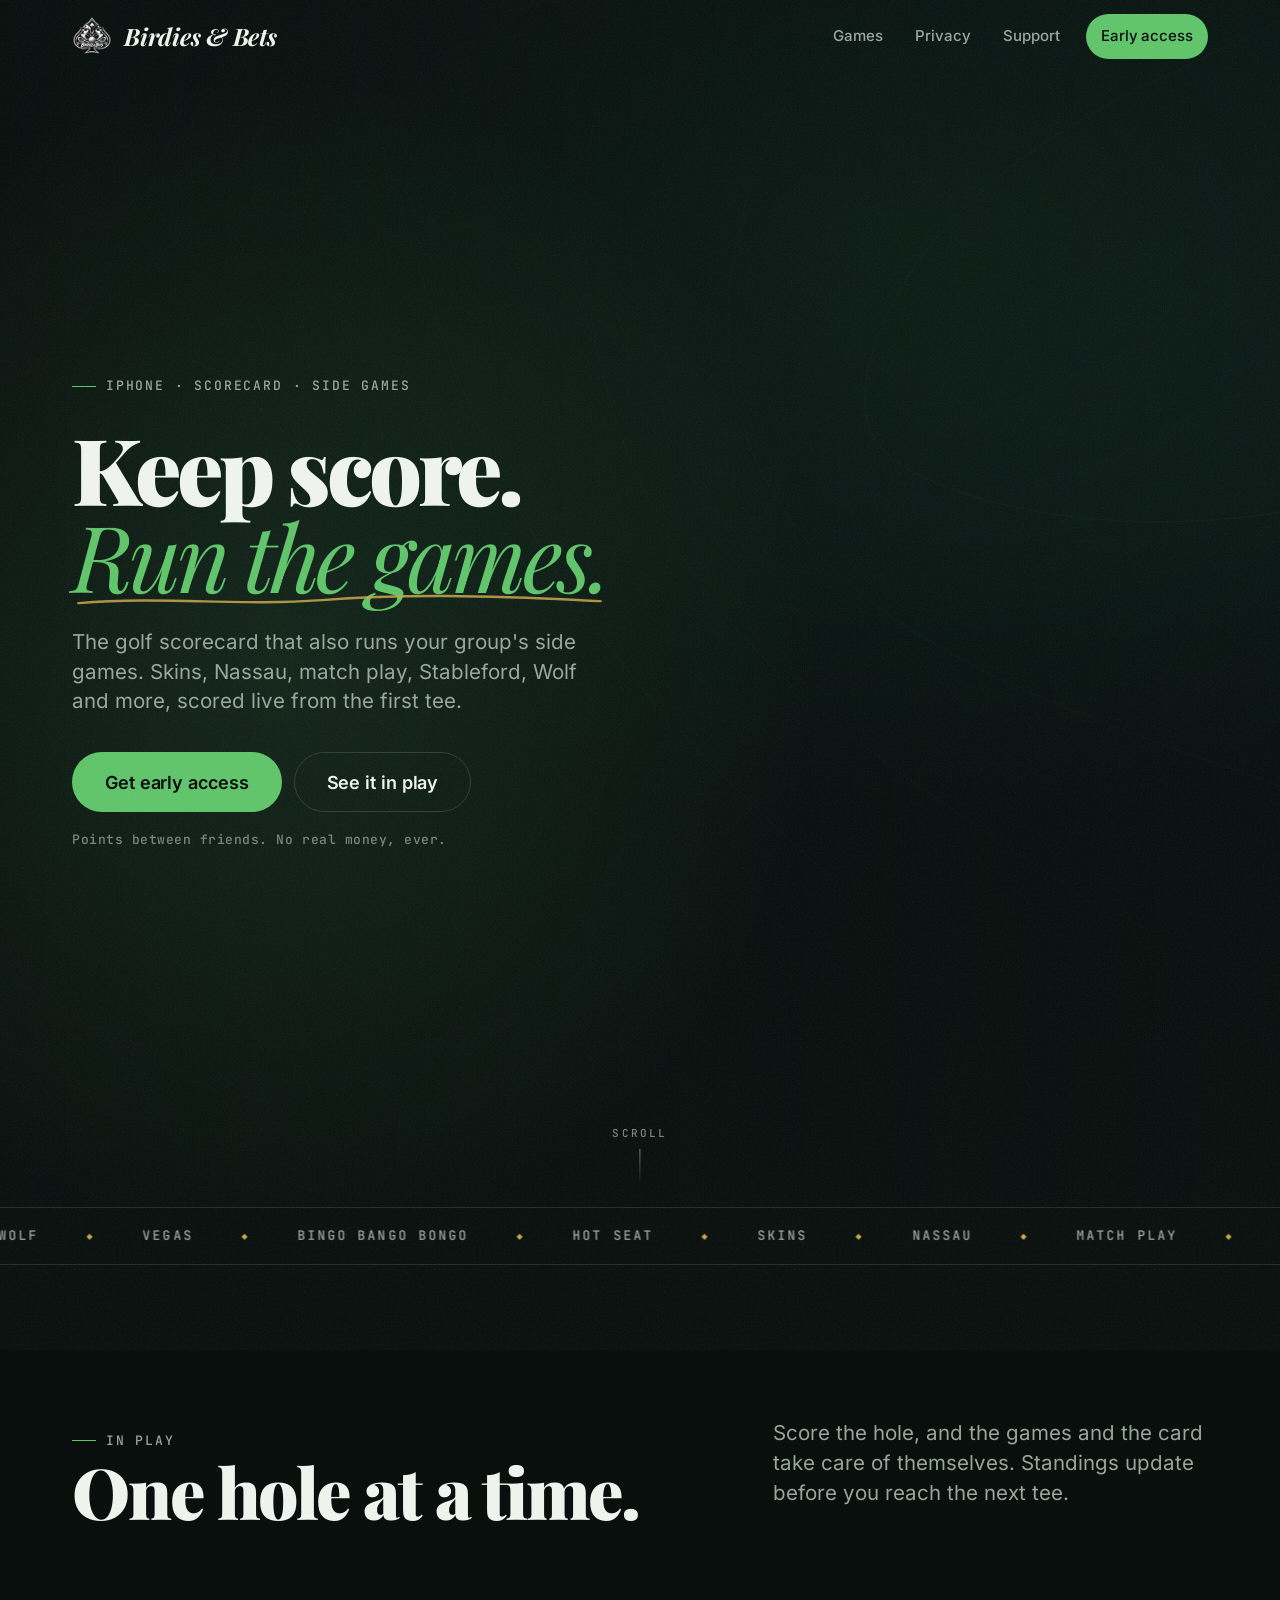
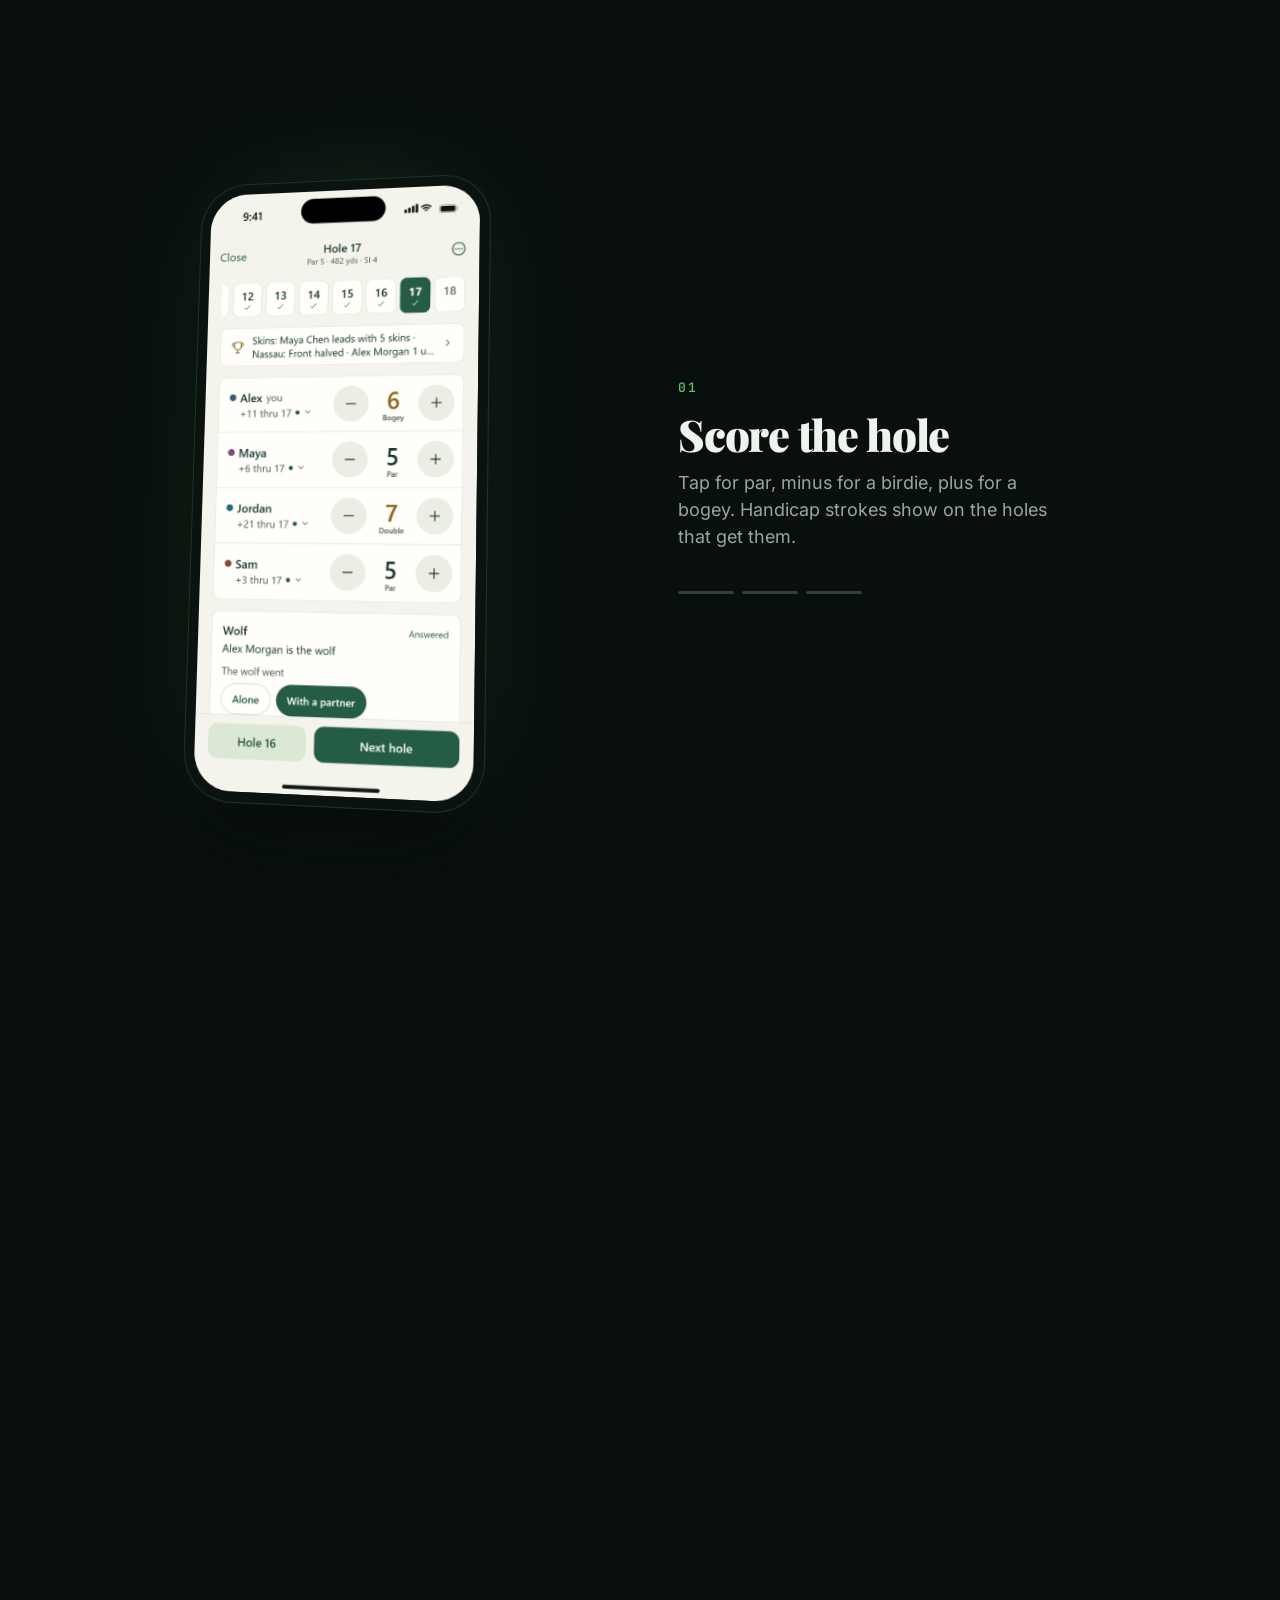
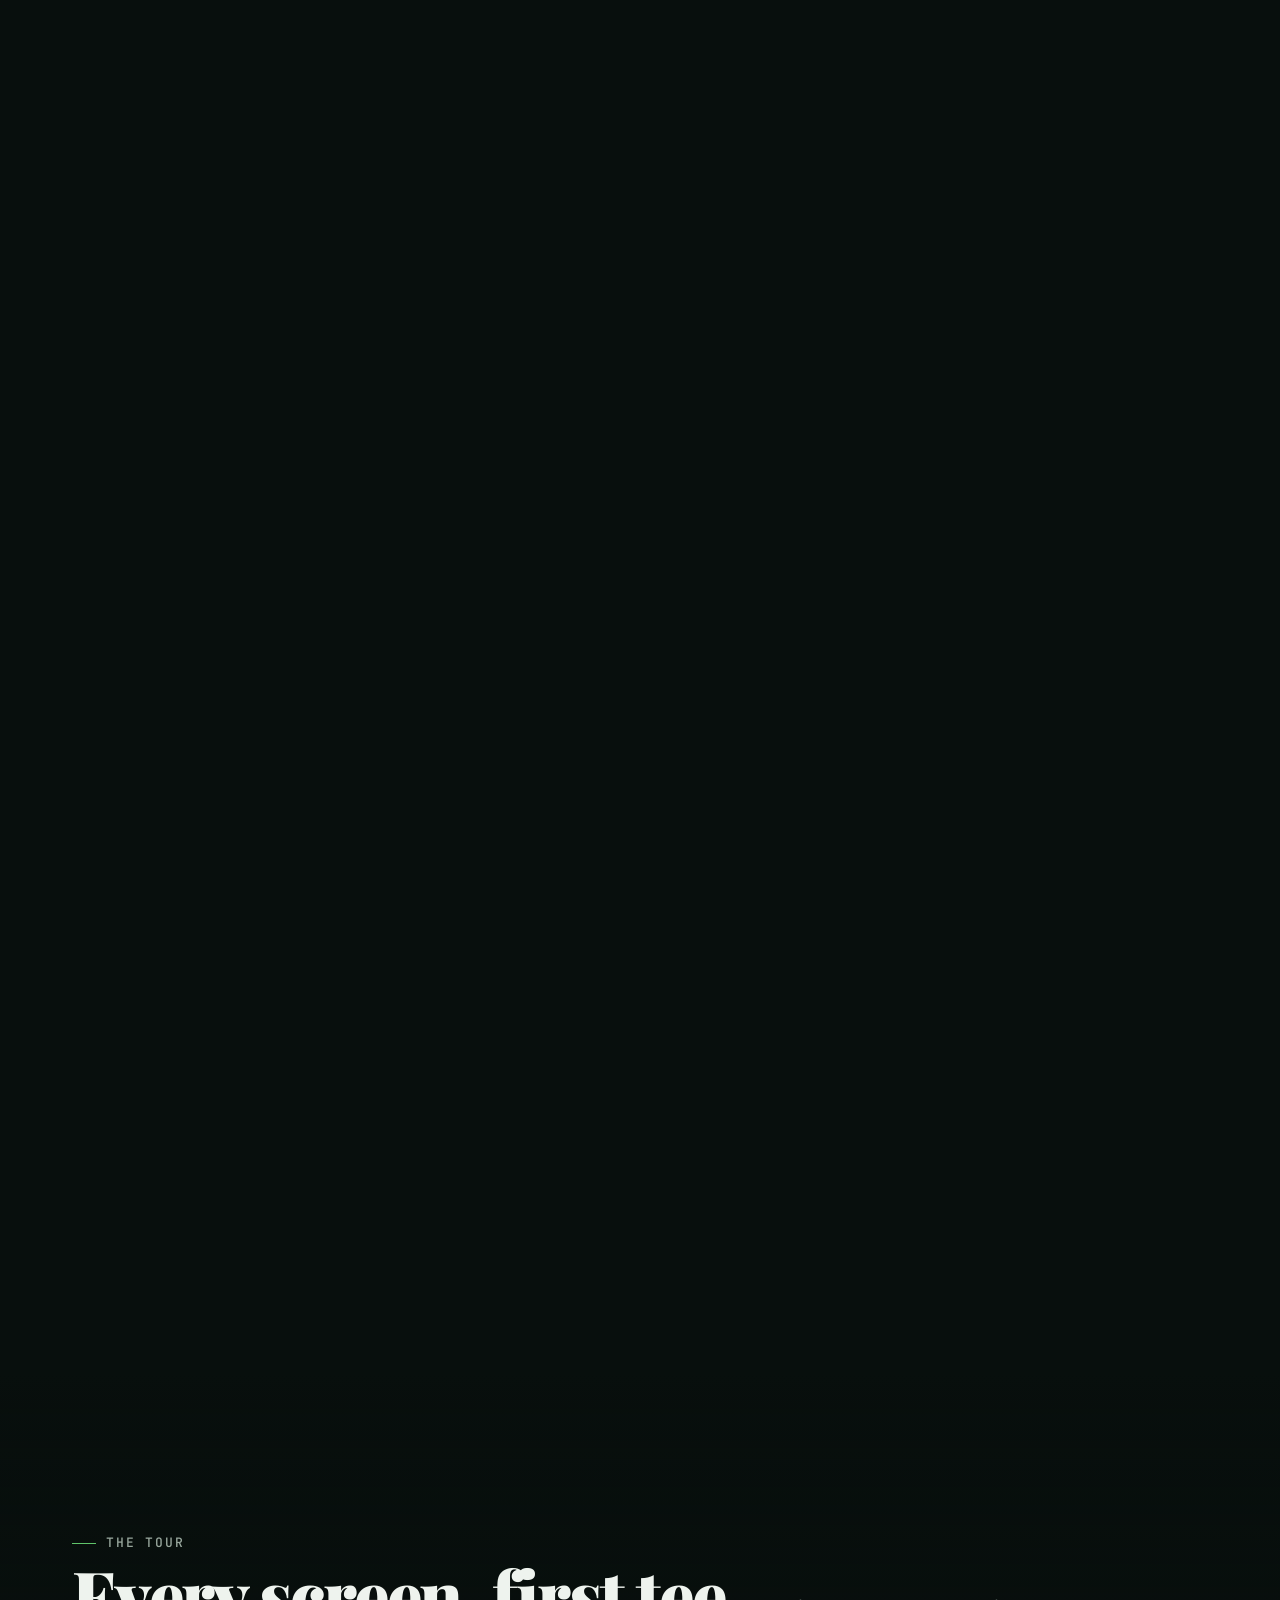
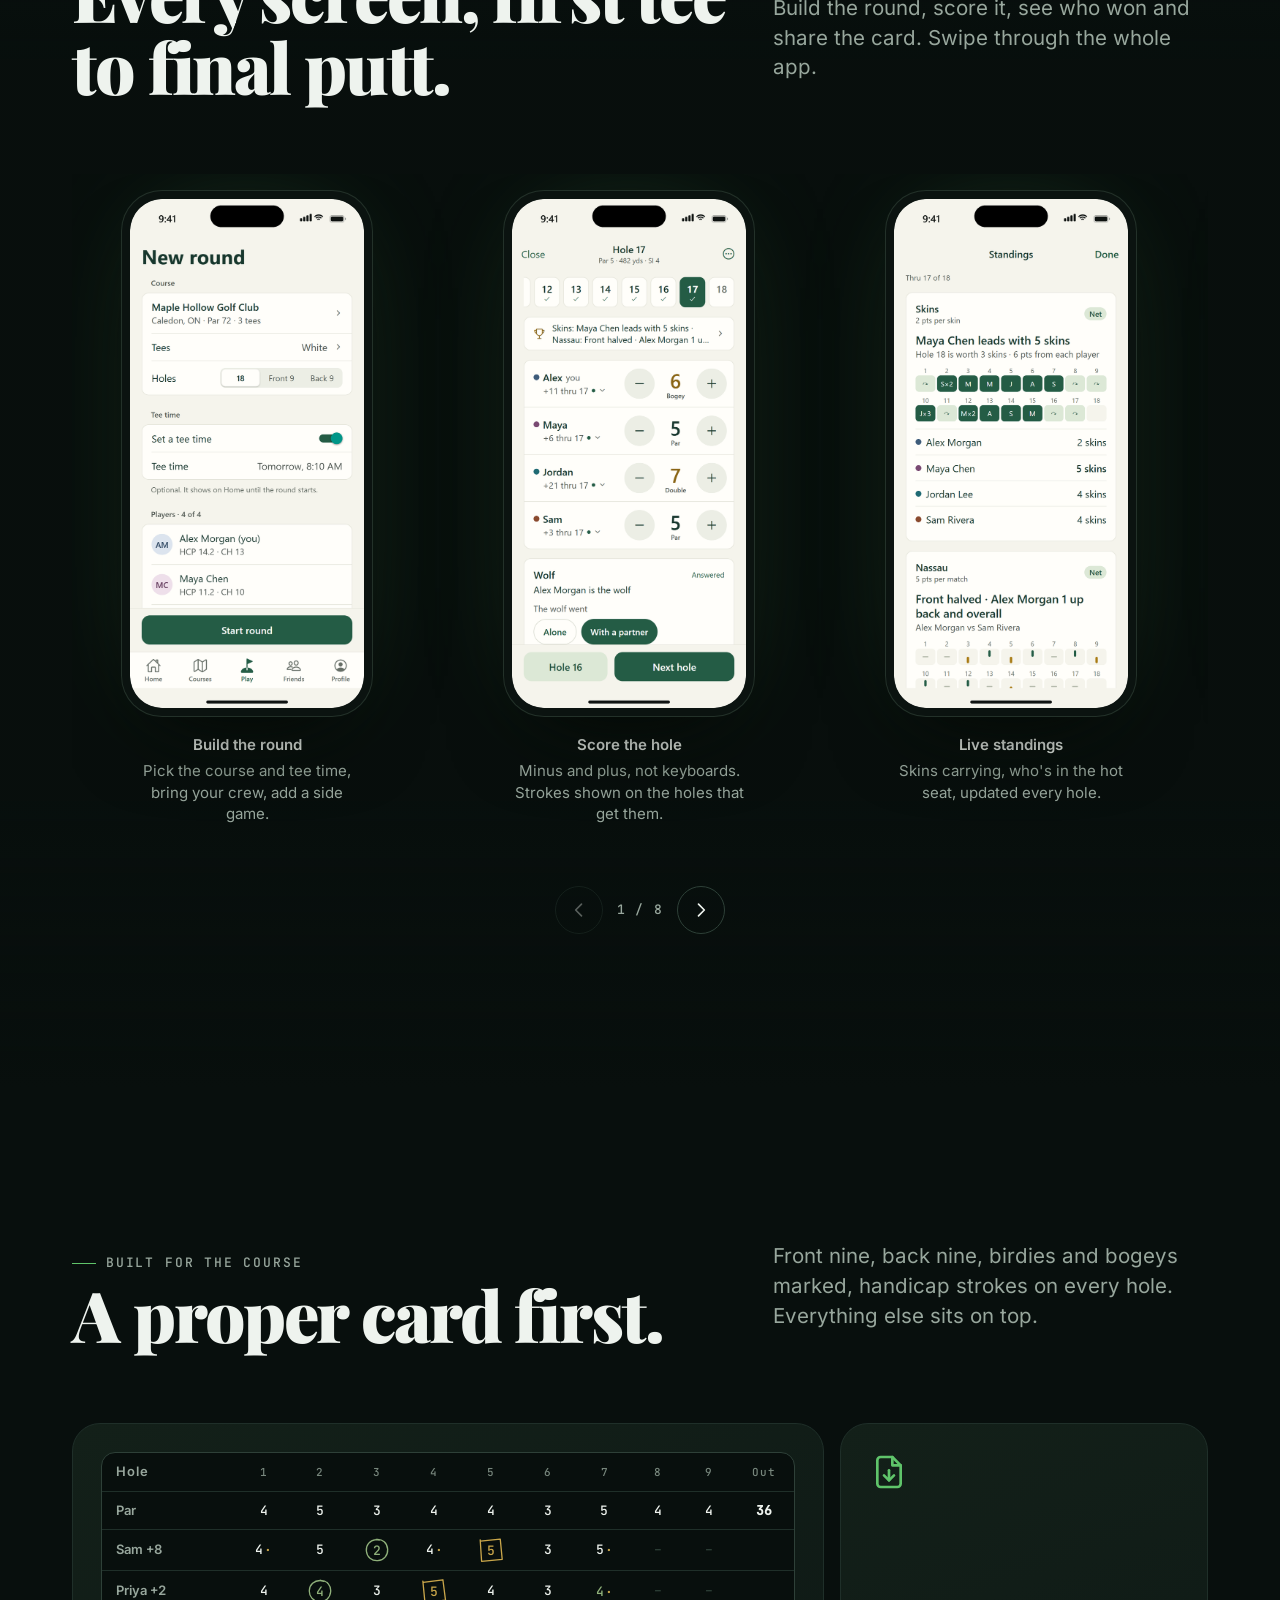
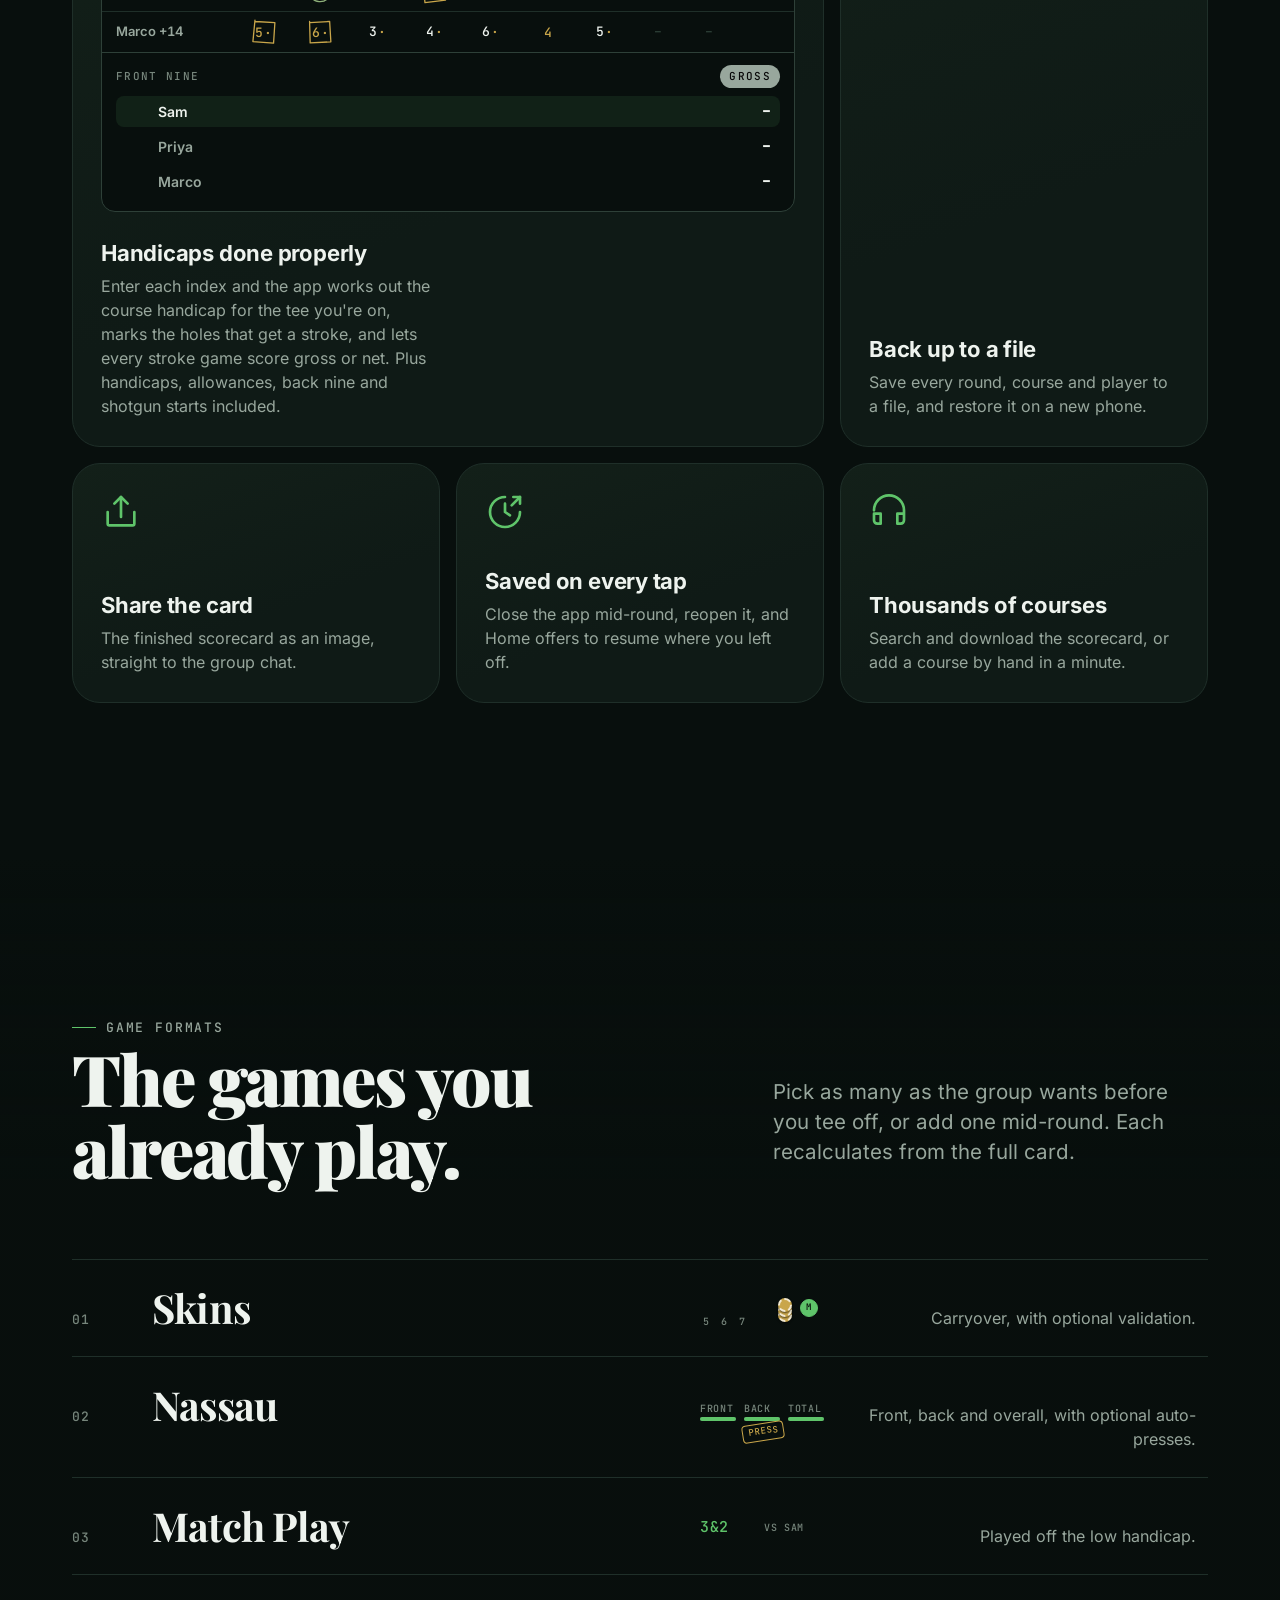
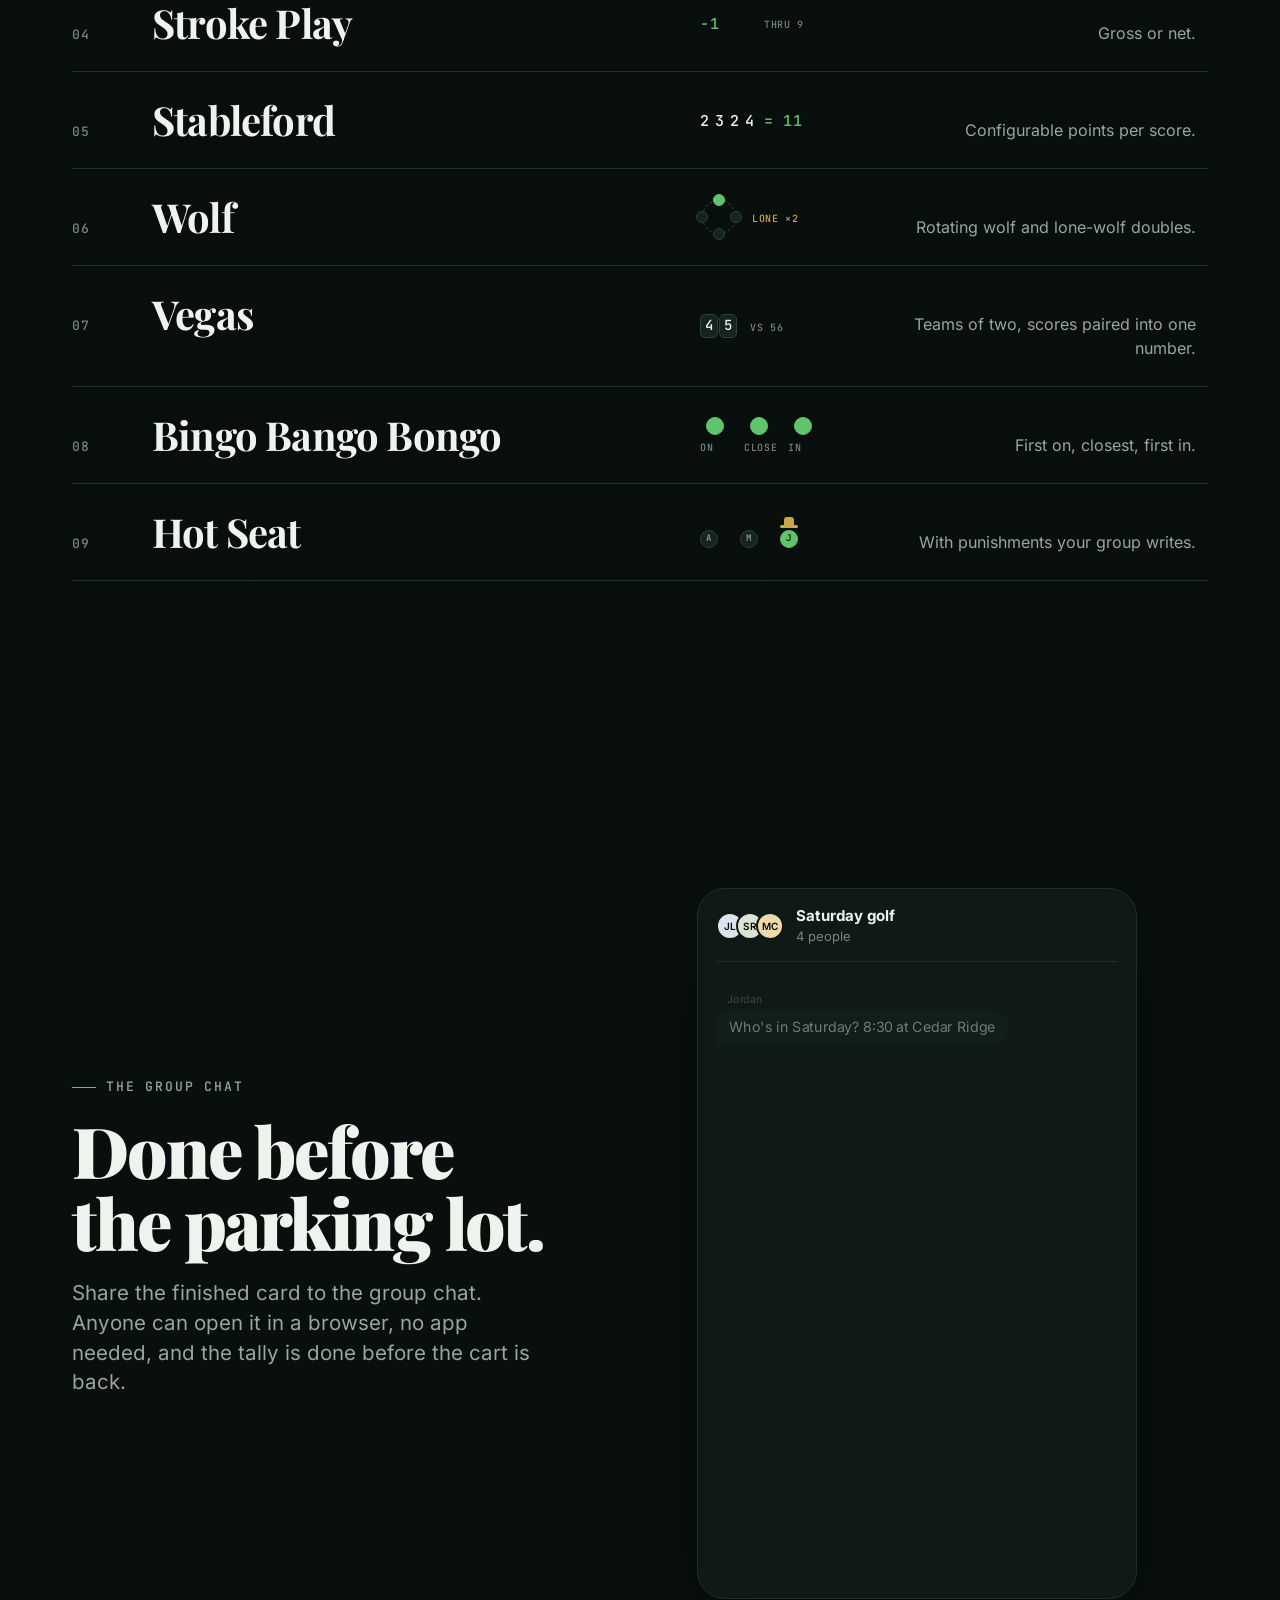
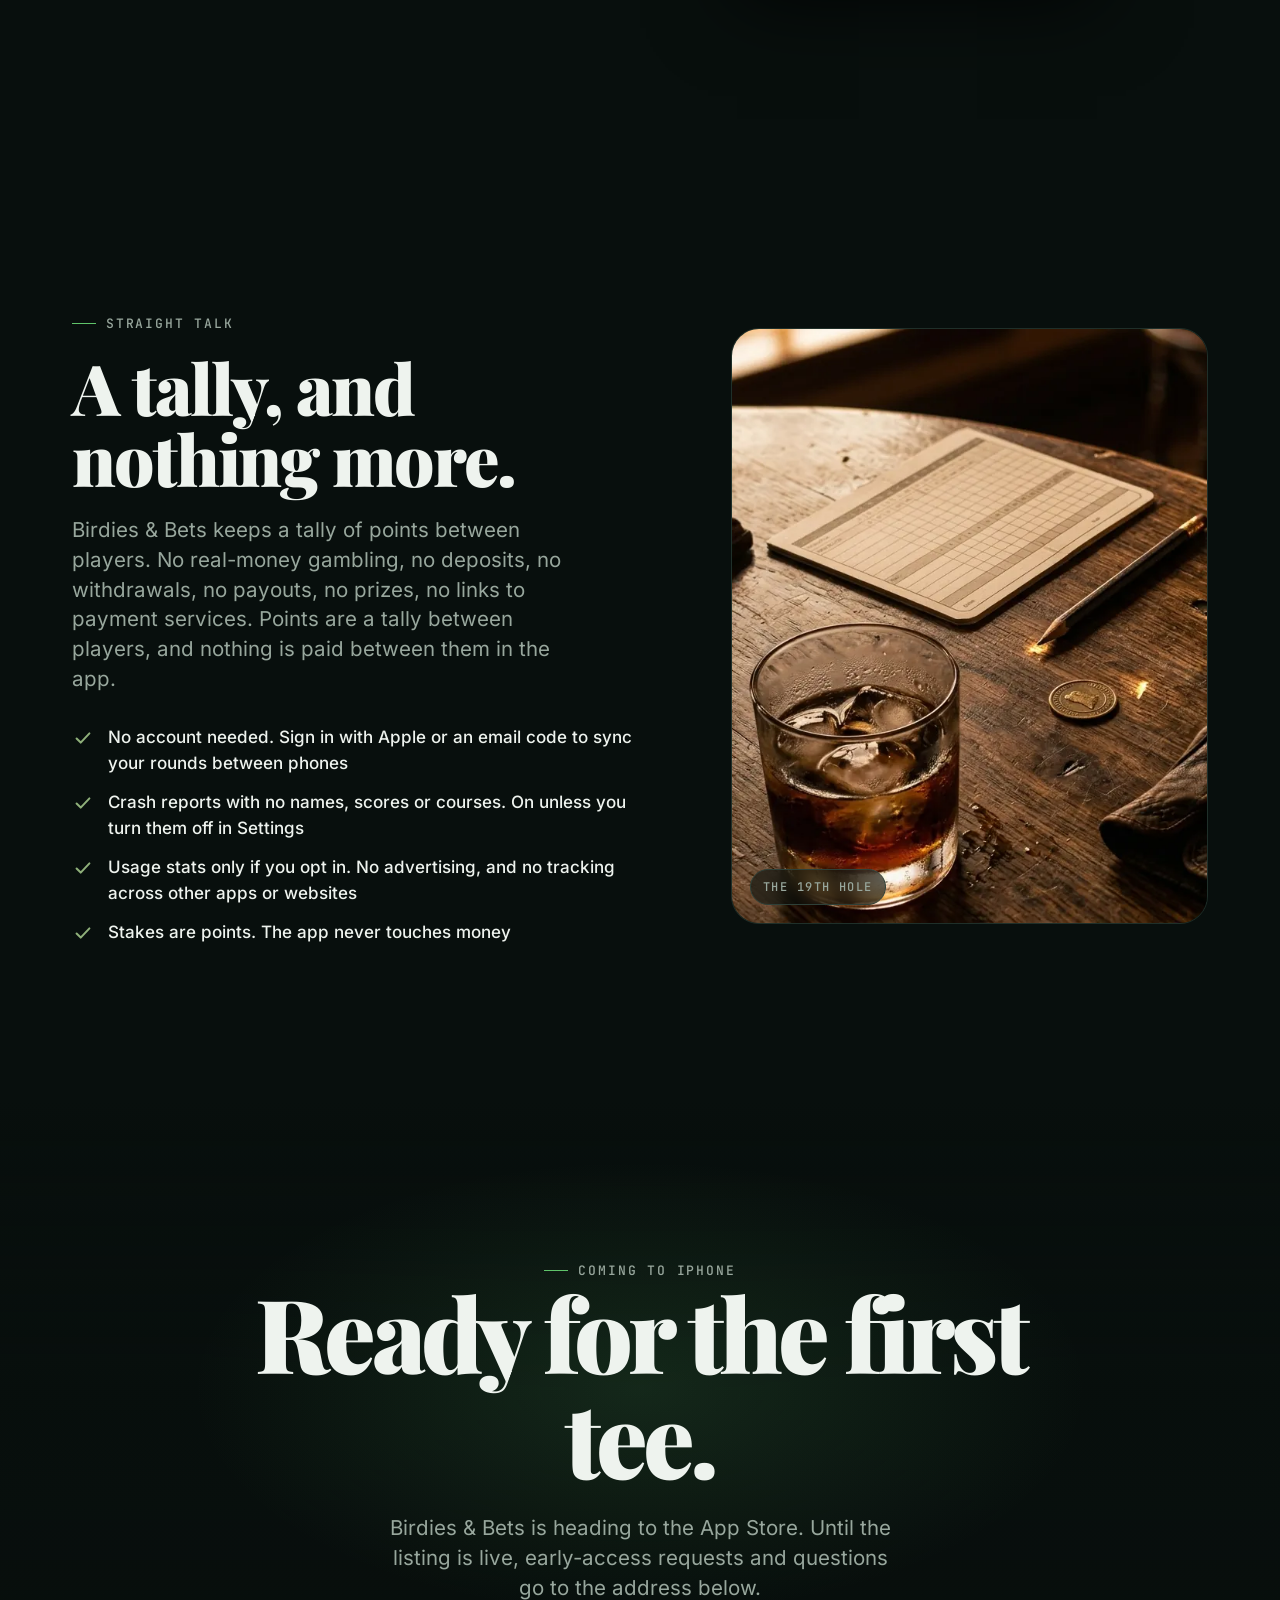
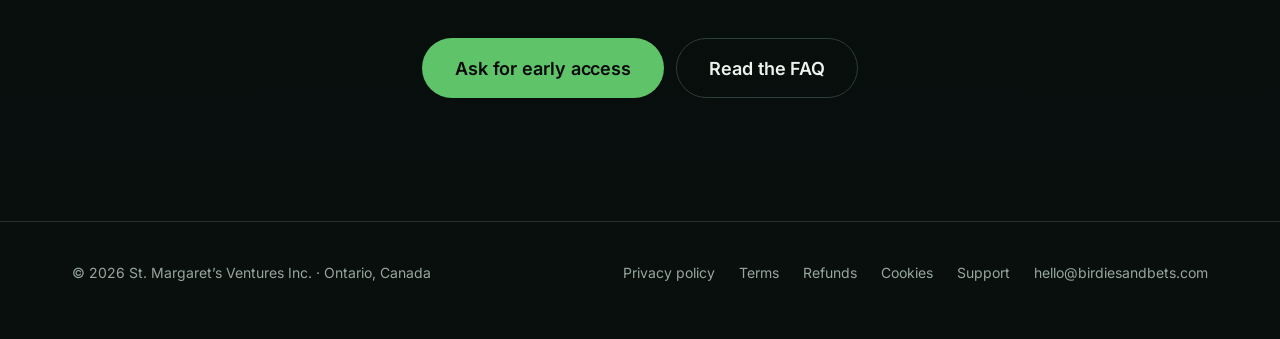
<file: index.html>
<!doctype html>
<html lang="en" class="no-js">
<head>
<meta charset="utf-8">
<meta name="viewport" content="width=device-width, initial-scale=1">
<meta http-equiv="Content-Security-Policy" content="default-src 'self'; script-src 'self' 'sha256-hM4Jj1PuevU8w85vm0sgBZ5RWbbaTIfgZVZIgbHVAqM='; style-src 'self' 'unsafe-inline'; font-src 'self'; img-src 'self' data:; connect-src 'self'; object-src 'none'; base-uri 'self'; form-action 'none'; upgrade-insecure-requests">
<meta name="referrer" content="strict-origin-when-cross-origin">
<title>Birdies &amp; Bets: Golf Scorecard</title>
<meta name="description" content="The golf scorecard that also runs your group's games. Skins, Nassau, match play, Stableford, Wolf and more, scored live from hole 1. For iPhone.">
<meta name="theme-color" content="#080F0D">
<meta property="og:title" content="Birdies &amp; Bets: Golf Scorecard">
<meta property="og:description" content="Keep score. Run the games. The golf scorecard that also runs your group's side games.">
<meta property="og:image" content="https://www.birdiesandbets.com/assets/img/og.png?v=2">
<meta property="og:image:alt" content="Birdies &amp; Bets logo, a spade with two birds and a golf ball, beside the words Birdies &amp; Bets and The scorecard that runs the games.">
<meta property="og:type" content="website">
<meta property="og:url" content="https://www.birdiesandbets.com/">
<link rel="canonical" href="https://www.birdiesandbets.com/">
<link rel="icon" href="assets/img/favicon.png?v=6" type="image/png" sizes="64x64">
<link rel="apple-touch-icon" href="assets/img/apple-touch-icon.png?v=5">
<link rel="stylesheet" href="assets/css/site.css?v=8">
<script>document.documentElement.classList.remove('no-js');if(!matchMedia('(prefers-reduced-motion: reduce)').matches)document.documentElement.classList.add('js-motion');</script>
</head>
<body>
<a class="skip" href="#main">Skip to content</a>

<header class="site-header" id="site-header">
  <div class="wrap">
    <a class="brand" href="./" aria-label="Birdies &amp; Bets home">
      <img src="assets/img/logo-96.png?v=3" width="40" height="40" alt="" decoding="async">
      Birdies &amp; Bets
    </a>
    <nav class="nav" aria-label="Site">
      <a href="#games">Games</a>
      <a href="privacy.html">Privacy</a>
      <a href="support.html">Support</a>
      <!-- TODO: point at the App Store listing once it is live. -->
      <a class="btn btn-primary" href="#download">Early access</a>
    </nav>
  </div>
  <div class="putt" id="putt" aria-hidden="true">
    <div class="putt-line"><span class="putt-fill"></span><span class="putt-ball"></span></div>
    <span class="putt-cup"><span class="putt-flag"><i></i></span></span>
  </div>
</header>

<main id="main">

  <section class="hero" id="hero" aria-labelledby="hero-title">
    <div class="hero-media" aria-hidden="true">
      <div class="poster"></div>
      <picture class="hero-photo"><source media="(max-width: 700px)" srcset="assets/img/hero-bg-sm.webp" type="image/webp"><source srcset="assets/img/hero-bg.webp" type="image/webp"><img src="assets/img/hero-bg.jpg" width="1408" height="768" alt="A golfer holding a club looks out over a misty course at dawn, autumn trees beyond." fetchpriority="high" decoding="async"></picture>
      <canvas id="hero-canvas" aria-hidden="true"></canvas>
    </div>
    <div class="hero-scrim" aria-hidden="true"></div>
    <div class="tracer" id="tracer" aria-hidden="true">
      <svg>
        <defs><filter id="tracer-blur" x="-20%" y="-20%" width="140%" height="140%"><feGaussianBlur stdDeviation="6"/></filter></defs>
        <path class="tracer-glow" pathLength="1" filter="url(#tracer-blur)"/>
        <path class="tracer-line" pathLength="1"/>
        <circle class="tracer-ball" r="5"/>
      </svg>
      <span class="tracer-chip">Birdie</span>
    </div>

    <div class="wrap">
      <div class="hero-copy">
        <span class="eyebrow">iPhone · Scorecard · Side games</span>
        <h1 id="hero-title" data-split>
          <span class="line">Keep score.</span>
          <span class="line line-scribble"><em>Run the games.</em><svg class="scribble" viewBox="0 0 300 20" preserveAspectRatio="none" aria-hidden="true"><path pathLength="1" d="M4 13 C 50 6, 95 16, 140 10 S 230 5, 296 11"/></svg></span>
        </h1>
        <p class="lede">The golf scorecard that also runs your group's side games. Skins, Nassau, match play, Stableford, Wolf and more, scored live from the first tee.</p>
        <div class="hero-actions">
          <!-- TODO: App Store URL -->
          <a class="btn btn-primary btn-lg" href="#download">
            Get early access
          </a>
          <a class="btn btn-ghost btn-lg" href="#shots">See it in play</a>
        </div>
        <p class="hero-note">Points between friends. No real money, ever.</p>
      </div>
      <div class="hero-device">
        <div class="phone" id="hero-phone">
          <img src="assets/img/01-home.png" width="640" height="1391" alt="Birdies &amp; Bets home screen: the round in progress at Heronmere Golf Club on hole 17 with Resume round, this year’s rounds, average, best and points, and recent rounds." fetchpriority="high">
        </div>
      </div>
    </div>

    <div class="scroll-cue" aria-hidden="true">Scroll</div>
  </section>

  <div class="marquee" aria-hidden="true">
    <div class="marquee-track">
      <span>Skins</span><span>Nassau</span><span>Match Play</span><span>Stroke Play</span><span>Stableford</span><span>Wolf</span><span>Vegas</span><span>Bingo Bango Bongo</span><span>Hot Seat</span>
      <span aria-hidden="true">Skins</span><span aria-hidden="true">Nassau</span><span aria-hidden="true">Match Play</span><span aria-hidden="true">Stroke Play</span><span aria-hidden="true">Stableford</span><span aria-hidden="true">Wolf</span><span aria-hidden="true">Vegas</span><span aria-hidden="true">Bingo Bango Bongo</span><span aria-hidden="true">Hot Seat</span>
    </div>
  </div>

  <section id="story" class="story" aria-labelledby="story-title">
    <div class="wrap">
      <div class="section-head reveal">
        <div>
          <span class="eyebrow">In play</span>
          <h2 id="story-title">One hole at a time.</h2>
        </div>
        <p class="lede">Score the hole, and the games and the card take care of themselves. Standings update before you reach the next tee.</p>
      </div>
    </div>
    <div class="story-pin" id="story-pin">
      <div class="wrap story-grid">
        <div class="story-device" aria-hidden="true">
          <div class="phone story-phone">
            <div class="story-screens">
              <img src="assets/img/03-hole.png" width="640" height="1391" alt="" loading="lazy" decoding="async">
              <img src="assets/img/04-standings.png" width="640" height="1391" alt="" loading="lazy" decoding="async">
              <img src="assets/img/05-card.png" width="640" height="1391" alt="" loading="lazy" decoding="async">
            </div>
          </div>
        </div>
        <div class="story-side">
          <ol class="story-steps">
            <li class="story-step">
              <div class="phone sm"><img src="assets/img/03-hole.png" width="640" height="1391" alt="The round in progress on hole 17: each player’s score with minus and plus buttons, the standings line, and the Wolf prompt naming the wolf." loading="lazy" decoding="async"></div>
              <div class="story-text">
                <span class="story-n">01</span>
                <h3>Score the hole</h3>
                <p>Tap for par, minus for a birdie, plus for a bogey. Handicap strokes show on the holes that get them.</p>
              </div>
            </li>
            <li class="story-step">
              <div class="phone sm"><img src="assets/img/04-standings.png" width="640" height="1391" alt="Standings: Maya Chen leads with 5 skins, the skins won hole by hole, and the Nassau match between Alex and Sam." loading="lazy" decoding="async"></div>
              <div class="story-text">
                <span class="story-n">02</span>
                <h3>The games keep up</h3>
                <p>Skins carry, the hot seat changes hands, the match swings. Every game recalculates the moment the hole is scored.</p>
              </div>
            </li>
            <li class="story-step">
              <div class="phone sm"><img src="assets/img/05-card.png" width="640" height="1391" alt="A finished round’s scorecard in net: birdie circles, bogey squares, handicap stroke dots, and the Out, In and total columns." loading="lazy" decoding="async"></div>
              <div class="story-text">
                <span class="story-n">03</span>
                <h3>The card keeps itself</h3>
                <p>Birdies circled, bogeys boxed, gross or net with one tap. Share it to the group chat at the 19th.</p>
              </div>
            </li>
          </ol>
          <div class="story-progress" aria-hidden="true"><span></span><span></span><span></span></div>
        </div>
      </div>
    </div>
  </section>

  <section id="shots" class="has-bg" aria-labelledby="shots-title">
    <div class="bg" aria-hidden="true"><picture class=""><source media="(max-width: 700px)" srcset="assets/img/shots-bg-sm.webp" type="image/webp"><source srcset="assets/img/shots-bg.webp" type="image/webp"><img src="assets/img/shots-bg.jpg" width="1408" height="768" alt="" loading="lazy" decoding="async"></picture></div>
    <div class="wrap">
      <div class="section-head reveal">
        <div>
          <span class="eyebrow">The tour</span>
          <h2 id="shots-title">Every screen, first tee to final putt.</h2>
        </div>
        <p class="lede">Build the round, score it, see who won and share the card. Swipe through the whole app.</p>
      </div>
      <div class="shots" id="shots-carousel">
        <div class="shots-track" tabindex="0" role="region" aria-roledescription="carousel" aria-label="App screens">
          <figure class="shot reveal">
            <div class="phone sm"><img src="assets/img/02-new-round.png" width="640" height="1391" alt="New round: Maple Hollow Golf Club, White tees, a tee time tomorrow at 8:10, and four players with their handicaps." loading="lazy"></div>
            <figcaption><strong>Build the round</strong>Pick the course and tee time, bring your crew, add a side game.</figcaption>
          </figure>
          <figure class="shot reveal">
            <div class="phone sm"><img src="assets/img/03-hole.png" width="640" height="1391" alt="The round in progress on hole 17: each player’s score with minus and plus buttons, the standings line, and the Wolf prompt naming the wolf." loading="lazy"></div>
            <figcaption><strong>Score the hole</strong>Minus and plus, not keyboards. Strokes shown on the holes that get them.</figcaption>
          </figure>
          <figure class="shot reveal">
            <div class="phone sm"><img src="assets/img/04-standings.png" width="640" height="1391" alt="Standings: Maya Chen leads with 5 skins, the skins won hole by hole, and the Nassau match between Alex and Sam." loading="lazy"></div>
            <figcaption><strong>Live standings</strong>Skins carrying, who's in the hot seat, updated every hole.</figcaption>
          </figure>
          <figure class="shot reveal">
            <div class="phone sm"><img src="assets/img/05-card.png" width="640" height="1391" alt="A finished round’s scorecard in net: birdie circles, bogey squares, handicap stroke dots, and the Out, In and total columns." loading="lazy"></div>
            <figcaption><strong>The full card</strong>Birdies circled, bogeys boxed, gross or net with one tap.</figcaption>
          </figure>
          <figure class="shot reveal">
            <div class="phone sm"><img src="assets/img/06-summary.png" width="640" height="1391" alt="Results: Maya Chen won with a net 66, then each player’s gross, net and points, and the game results." loading="lazy"></div>
            <figcaption><strong>The 19th</strong>Game results and the tally. Share the card to the group chat.</figcaption>
          </figure>
          <figure class="shot reveal">
            <div class="phone sm"><img src="assets/img/07-courses.png" width="640" height="1391" alt="Courses: the courses you have played and saved, with par, tees and your best score, and Add a course by hand." loading="lazy"></div>
            <figcaption><strong>Your courses</strong>Par, tees and your best at each one. Search for a new one, or add it by hand.</figcaption>
          </figure>
          <figure class="shot reveal">
            <div class="phone sm"><img src="assets/img/08-friends.png" width="640" height="1391" alt="Friends: the Saturday group, and each friend’s handicap index, rounds together and points against you." loading="lazy"></div>
            <figcaption><strong>Your golf circle</strong>The people you play with, your points against each, and your groups, ready to tee off.</figcaption>
          </figure>
          <figure class="shot reveal">
            <div class="phone sm"><img src="assets/img/09-profile.png" width="640" height="1391" alt="Profile: your name, handicap index and home course, with Settings, How it works, Contact support and the privacy policy." loading="lazy"></div>
            <figcaption><strong>Make it yours</strong>Your handicap index and its history, and your home course.</figcaption>
          </figure>
        </div>
        <div class="shots-ctl">
          <button class="icon-btn" type="button" data-dir="-1" aria-label="Previous screen"><svg viewBox="0 0 24 24" fill="none" stroke="currentColor" stroke-width="2" stroke-linecap="round" stroke-linejoin="round" aria-hidden="true"><path d="m15 5-7 7 7 7"/></svg></button>
          <span class="pos" aria-live="polite">1 / 8</span>
          <button class="icon-btn" type="button" data-dir="1" aria-label="Next screen"><svg viewBox="0 0 24 24" fill="none" stroke="currentColor" stroke-width="2" stroke-linecap="round" stroke-linejoin="round" aria-hidden="true"><path d="m9 5 7 7-7 7"/></svg></button>
        </div>
      </div>
    </div>
  </section>

  <section id="features" aria-labelledby="features-title">
    <div class="wrap">
      <div class="section-head reveal">
        <div>
          <span class="eyebrow">Built for the course</span>
          <h2 id="features-title">A proper card first.</h2>
        </div>
        <p class="lede">Front nine, back nine, birdies and bogeys marked, handicap strokes on every hole. Everything else sits on top.</p>
      </div>

      <div class="bento">
        <article class="tile tile-big reveal">
          <div class="card-mock" id="card-mock" role="img" aria-label="Example front-nine scorecard for Sam, Priya and Marco. Circles mark birdies, boxes mark bogeys and dots mark handicap strokes. In net, Sam wins with 32 and Priya and Marco tie on 34.">
            <table>
              <thead><tr><th scope="col">Hole</th><th>1</th><th>2</th><th>3</th><th>4</th><th>5</th><th>6</th><th>7</th><th>8</th><th>9</th><th>Out</th></tr></thead>
              <tbody>
                <tr><td>Par</td><td>4</td><td>5</td><td>3</td><td>4</td><td>4</td><td>3</td><td>5</td><td>4</td><td>4</td><td class="tot">36</td></tr>
                <tr data-row="0"><td>Sam <span class="dot-note">+8</span></td><td data-s="4 dot"></td><td data-s="5"></td><td data-s="2 birdie"></td><td data-s="4 dot"></td><td data-s="5 bogey"></td><td data-s="3"></td><td data-s="5 dot"></td><td data-s="4"></td><td data-s="4 dot"></td><td class="tot" data-t="36"></td></tr>
                <tr data-row="1"><td>Priya <span class="dot-note">+2</span></td><td data-s="4"></td><td data-s="4 birdie"></td><td data-s="3"></td><td data-s="5 bogey"></td><td data-s="4"></td><td data-s="3"></td><td data-s="4 birdie dot"></td><td data-s="4"></td><td data-s="4"></td><td class="tot" data-t="35"></td></tr>
                <tr data-row="2"><td>Marco <span class="dot-note">+14</span></td><td data-s="5 bogey dot"></td><td data-s="6 bogey dot"></td><td data-s="3 dot"></td><td data-s="4 dot"></td><td data-s="6 dot"></td><td data-s="4 bogey"></td><td data-s="5 dot"></td><td data-s="5 bogey dot"></td><td data-s="4 dot"></td><td class="tot" data-t="42"></td></tr>
              </tbody>
            </table>
            <div class="board" id="card-board" aria-hidden="true">
              <div class="board-head"><span>Front nine</span><span class="board-mode">Gross</span></div>
              <ol class="board-rows"></ol>
            </div>
          </div>
          <h3>Handicaps done properly</h3>
          <p>Enter each index and the app works out the course handicap for the tee you're on, marks the holes that get a stroke, and lets every stroke game score gross or net. Plus handicaps, allowances, back nine and shotgun starts included.</p>
        </article>

        <article class="tile tile-tall reveal">
          <div class="glyph"><svg viewBox="0 0 24 24" fill="none" stroke="currentColor" stroke-width="1.6" stroke-linecap="round" stroke-linejoin="round" aria-hidden="true"><path d="M14 3H7a2 2 0 0 0-2 2v14a2 2 0 0 0 2 2h10a2 2 0 0 0 2-2V8z"/><path d="M14 3v5h5"/><path d="M12 11v6"/><path d="m9 14 3 3 3-3"/></svg></div>
          <h3>Back up to a file</h3>
          <p>Save every round, course and player to a file, and restore it on a new phone.</p>
        </article>

        <article class="tile tile-third reveal">
          <div class="glyph"><svg viewBox="0 0 24 24" fill="none" stroke="currentColor" stroke-width="1.6" stroke-linecap="round" stroke-linejoin="round" aria-hidden="true"><path d="M4 12v7a1 1 0 0 0 1 1h14a1 1 0 0 0 1-1v-7"/><path d="M12 3v12"/><path d="m8 7 4-4 4 4"/></svg></div>
          <h3>Share the card</h3>
          <p>The finished scorecard as an image, straight to the group chat.</p>
        </article>

        <article class="tile tile-third reveal">
          <div class="glyph"><svg viewBox="0 0 24 24" fill="none" stroke="currentColor" stroke-width="1.6" stroke-linecap="round" stroke-linejoin="round" aria-hidden="true"><path d="M12 3a9 9 0 1 0 9 9"/><path d="M12 7v5l3 2"/><path d="M17 3h4v4"/><path d="m21 3-5 5"/></svg></div>
          <h3>Saved on every tap</h3>
          <p>Close the app mid-round, reopen it, and Home offers to resume where you left off.</p>
        </article>

        <article class="tile tile-third reveal">
          <div class="glyph"><svg viewBox="0 0 24 24" fill="none" stroke="currentColor" stroke-width="1.6" stroke-linecap="round" stroke-linejoin="round" aria-hidden="true"><path d="M3 11a9 9 0 0 1 18 0v6a2 2 0 0 1-2 2h-2v-6h4"/><path d="M3 13h4v6H5a2 2 0 0 1-2-2z"/></svg></div>
          <h3>Thousands of courses</h3>
          <p>Search and download the scorecard, or add a course by hand in a minute.</p>
        </article>
      </div>
    </div>
  </section>

  <section id="games" class="has-bg" aria-labelledby="games-title">
    <div class="bg" aria-hidden="true"><picture class=""><source media="(max-width: 700px)" srcset="assets/img/games-bg-sm.webp" type="image/webp"><source srcset="assets/img/games-bg.webp" type="image/webp"><img src="assets/img/games-bg.jpg" width="1408" height="768" alt="" loading="lazy" decoding="async"></picture></div>
    <div class="wrap">
      <div class="section-head reveal">
        <div>
          <span class="eyebrow">Game formats</span>
          <h2 id="games-title">The games you already play.</h2>
        </div>
        <p class="lede">Pick as many as the group wants before you tee off, or add one mid-round. Each recalculates from the full card.</p>
      </div>
      <ol class="games-list">
        <li class="reveal" data-game="skins"><span class="n">01</span><span class="name">Skins</span><span class="desc">Carryover, with optional validation.</span></li>
        <li class="reveal" data-game="nassau"><span class="n">02</span><span class="name">Nassau</span><span class="desc">Front, back and overall, with optional auto-presses.</span></li>
        <li class="reveal" data-game="match"><span class="n">03</span><span class="name">Match Play</span><span class="desc">Played off the low handicap.</span></li>
        <li class="reveal" data-game="stroke"><span class="n">04</span><span class="name">Stroke Play</span><span class="desc">Gross or net.</span></li>
        <li class="reveal" data-game="stableford"><span class="n">05</span><span class="name">Stableford</span><span class="desc">Configurable points per score.</span></li>
        <li class="reveal" data-game="wolf"><span class="n">06</span><span class="name">Wolf</span><span class="desc">Rotating wolf and lone-wolf doubles.</span></li>
        <li class="reveal" data-game="vegas"><span class="n">07</span><span class="name">Vegas</span><span class="desc">Teams of two, scores paired into one number.</span></li>
        <li class="reveal" data-game="bbb"><span class="n">08</span><span class="name">Bingo Bango Bongo</span><span class="desc">First on, closest, first in.</span></li>
        <li class="reveal" data-game="hotseat"><span class="n">09</span><span class="name">Hot Seat</span><span class="desc">With punishments your group writes.</span></li>
      </ol>
    </div>
  </section>

  <section id="chat" class="chat-section" aria-labelledby="chat-title">
    <div class="wrap chat-grid">
      <div class="chat-copy reveal">
        <span class="eyebrow">The group chat</span>
        <h2 id="chat-title">Done before the parking lot.</h2>
        <p class="lede">Share the finished card to the group chat. Anyone can open it in a browser, no app needed, and the tally is done before the cart is back.</p>
      </div>
      <div class="chat" id="chat-window">
        <div class="chat-head" aria-hidden="true">
          <span class="chat-avatars"><i>JL</i><i>SR</i><i>MC</i></span>
          <span><strong>Saturday golf</strong>4 people</span>
        </div>
        <ol class="chat-log" aria-label="Example group chat">
          <li class="msg in"><span class="who">Jordan</span><p>Who's in Saturday? 8:30 at Cedar Ridge</p></li>
          <li class="msg in"><span class="who">Sam</span><p>In. Skins and a Nassau?</p></li>
          <li class="msg in"><span class="who">Maya</span><p>Only if Alex isn't wolf all day</p></li>
          <li class="msg out msg-card"><span class="who visually-hidden">You</span>
            <a class="link-card" href="card.html#v1.[base64]">
              <span class="lc-body">
                <span class="lc-title">Cedar Ridge Golf Club</span>
                <span class="lc-meta">Sat 3 Oct · Front nine · Net</span>
                <span class="lc-rows">
                  <span><b>Maya</b><em>33</em></span>
                  <span><b>Alex</b><em>34</em></span>
                  <span><b>Sam</b><em>34</em></span>
                  <span><b>Jordan</b><em>37</em></span>
                </span>
                <span class="lc-games"><span>Skins · Maya 4</span><span>Hot seat · Jordan</span></span>
              </span>
              <span class="lc-foot">birdiesandbets.com/card</span>
            </a>
            <span class="tapback" role="img" aria-label="Sam reacted with laughing">😂</span>
          </li>
          <li class="msg in"><span class="who">Maya</span><p>4 skins 😌</p></li>
          <li class="msg in"><span class="who">Jordan</span><p>Hot seat AGAIN</p></li>
        </ol>
      </div>
    </div>
  </section>

  <section id="straight" aria-labelledby="plain-title">
    <div class="wrap">
      <div class="plain">
        <div class="reveal">
          <span class="eyebrow">Straight talk</span>
          <h2 id="plain-title">A tally, and nothing more.</h2>
          <p class="lede">Birdies &amp; Bets keeps a tally of points between players. No real-money gambling, no deposits, no withdrawals, no payouts, no prizes, no links to payment services. Points are a tally between players, and nothing is paid between them in the app.</p>
          <ul class="checks">
            <li><svg viewBox="0 0 24 24" fill="none" stroke="currentColor" stroke-width="2.2" stroke-linecap="round" stroke-linejoin="round" aria-hidden="true"><path d="m5 12.5 4.5 4.5L19 7"/></svg>No account needed. Sign in with Apple or an email code to sync your rounds between phones</li>
            <li><svg viewBox="0 0 24 24" fill="none" stroke="currentColor" stroke-width="2.2" stroke-linecap="round" stroke-linejoin="round" aria-hidden="true"><path d="m5 12.5 4.5 4.5L19 7"/></svg>Crash reports with no names, scores or courses. On unless you turn them off in Settings</li>
            <li><svg viewBox="0 0 24 24" fill="none" stroke="currentColor" stroke-width="2.2" stroke-linecap="round" stroke-linejoin="round" aria-hidden="true"><path d="m5 12.5 4.5 4.5L19 7"/></svg>Usage stats only if you opt in. No advertising, and no tracking across other apps or websites</li>
            <li><svg viewBox="0 0 24 24" fill="none" stroke="currentColor" stroke-width="2.2" stroke-linecap="round" stroke-linejoin="round" aria-hidden="true"><path d="m5 12.5 4.5 4.5L19 7"/></svg>Stakes are points. The app never touches money</li>
          </ul>
        </div>
        <div class="plain-media reveal" id="plain-media">
          <div class="fallback" aria-hidden="true"></div>
          <picture><source srcset="assets/img/nineteenth.webp" type="image/webp"><img src="assets/img/nineteenth.jpg" width="614" height="768" alt="A paper scorecard, pencil, ball marker, glove and a drink on a clubhouse table." loading="lazy" decoding="async"></picture>
          <span class="tag">The 19th hole</span>
        </div>
      </div>
    </div>
  </section>

  <section class="cta has-bg" id="download" aria-labelledby="cta-title">
    <div class="bg" aria-hidden="true"><picture class=""><source media="(max-width: 700px)" srcset="assets/img/cta-bg-sm.webp" type="image/webp"><source srcset="assets/img/cta-bg.webp" type="image/webp"><img src="assets/img/cta-bg.jpg" width="1408" height="768" alt="" loading="lazy" decoding="async"></picture></div>
    <div class="wrap">
      <span class="eyebrow reveal">Coming to iPhone</span>
      <h2 id="cta-title" class="reveal">Ready for the first tee.</h2>
      <p class="lede reveal">Birdies &amp; Bets is heading to the App Store. Until the listing is live, early-access requests and questions go to the address below.</p>
      <div class="cta-actions reveal">
        <!-- TODO: swap for an App Store badge linking to the listing once it is live. -->
        <a class="btn btn-primary btn-lg" href="mailto:hello@birdiesandbets.com?subject=Birdies%20%26%20Bets%20early%20access">Ask for early access</a>
        <a class="btn btn-ghost btn-lg" href="support.html">Read the FAQ</a>
      </div>
    </div>
  </section>

</main>

<footer class="site-footer">
  <div class="wrap">
    <span>&copy; 2026 St. Margaret&rsquo;s Ventures Inc. · Ontario, Canada</span>
    <nav aria-label="Footer">
      <a href="privacy.html">Privacy policy</a>
      <a href="terms.html">Terms</a>
      <a href="refund.html">Refunds</a>
      <a href="cookies.html">Cookies</a>
      <a href="support.html">Support</a>
      <a href="mailto:hello@birdiesandbets.com">hello@birdiesandbets.com</a>
    </nav>
  </div>
</footer>

<script src="assets/js/vendor/gsap.min.js" integrity="sha512-7eHRwcbYkK4d9g/6tD/mhkf++eoTHwpNM9woBxtPUBWm67zeAfFC+HrdoE2GanKeocly/VxeLvIqwvCdk7qScg==" defer></script>
<script src="assets/js/vendor/ScrollTrigger.min.js" integrity="sha512-onMTRKJBKz8M1TnqqDuGBlowlH0ohFzMXYRNebz+yOcc5TQr/zAKsthzhuv0hiyUKEiQEQXEynnXCvNTOk50dg==" defer></script>
<script src="assets/js/hero-canvas.js" defer></script>
<script src="assets/js/site.js?v=4" defer></script>
</body>
</html>
</file>
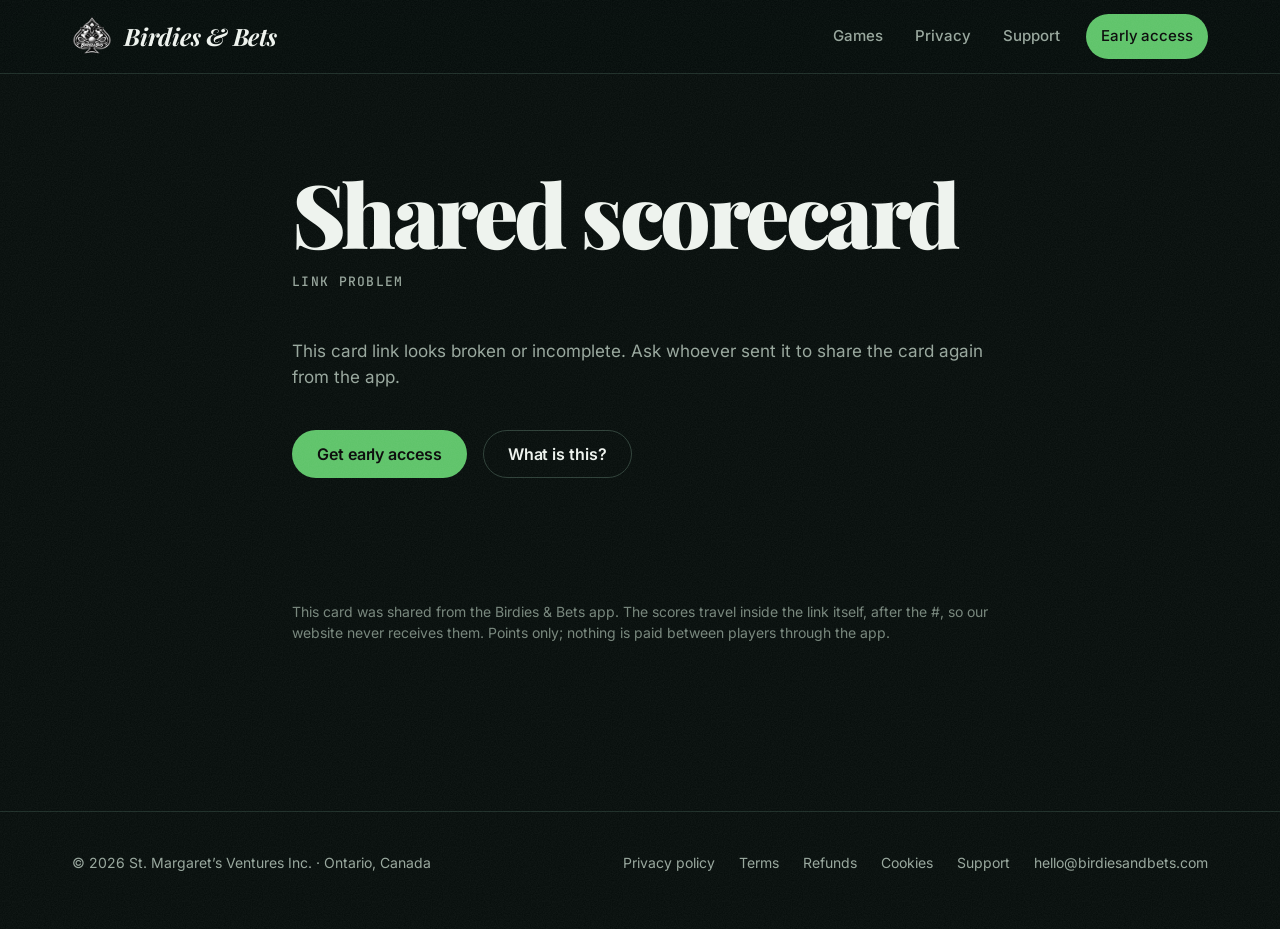
<file: card.html>
<!doctype html>
<html lang="en">
<head>
<meta charset="utf-8">
<meta name="viewport" content="width=device-width, initial-scale=1">
<meta http-equiv="Content-Security-Policy" content="default-src 'self'; script-src 'self' 'sha256-hM4Jj1PuevU8w85vm0sgBZ5RWbbaTIfgZVZIgbHVAqM='; style-src 'self' 'unsafe-inline'; font-src 'self'; img-src 'self' data:; connect-src 'self'; object-src 'none'; base-uri 'self'; form-action 'none'; upgrade-insecure-requests">
<meta name="referrer" content="strict-origin-when-cross-origin">
<title>Shared scorecard — Birdies &amp; Bets</title>
<meta name="description" content="A golf scorecard shared from Birdies &amp; Bets.">
<meta name="robots" content="noindex">
<meta name="theme-color" content="#080F0D">
<link rel="canonical" href="https://www.birdiesandbets.com/card">
<link rel="icon" href="assets/img/favicon.png?v=6" type="image/png" sizes="64x64">
<link rel="apple-touch-icon" href="assets/img/apple-touch-icon.png?v=5">
<link rel="stylesheet" href="assets/css/site.css?v=8">
<style>
  .card-head { display: flex; flex-wrap: wrap; align-items: end; justify-content: space-between; gap: 16px; margin-bottom: 28px; }
  .card-head h1 { margin-bottom: 6px; }
  .basis { display: inline-flex; border: 1px solid var(--hair-2); border-radius: var(--pill); padding: 4px; gap: 4px; }
  .basis button { font: 600 14px var(--sans); color: var(--muted); background: none; border: 0; border-radius: var(--pill); padding: 8px 16px; cursor: pointer; }
  .basis button[aria-pressed="true"] { background: var(--accent); color: var(--on-accent); }
  .scroller { overflow-x: auto; border: 1px solid var(--hair); border-radius: var(--r); background: var(--raised); }
  table.score { border-collapse: collapse; width: 100%; font: 500 15px var(--mono); font-variant-numeric: tabular-nums; }
  table.score th, table.score td { padding: 10px 8px; text-align: center; border-bottom: 1px solid var(--hair); white-space: nowrap; }
  table.score thead th { font: 700 11px var(--sans); letter-spacing: .08em; text-transform: uppercase; color: var(--muted-2); }
  table.score th[scope="row"] { text-align: left; font: 600 15px var(--sans); color: var(--muted); padding-left: 16px; }
  table.score td.player { color: var(--text); }
  table.score tr.sub th, table.score tr.sub td { background: var(--raised-2); color: var(--text); font-weight: 700; }
  /* Score marks match the app's ScoreMark: circle under par, square over, a second ring at two or more.
     The shape carries the meaning; the colour only repeats it. */
  table.score .mk { position: relative; display: inline-grid; place-items: center; width: 28px; height: 28px; }
  table.score .mk.under { color: var(--accent); }
  table.score .mk.over { color: var(--gold); }
  table.score .mk.under::before, table.score .mk.over::before,
  table.score .mk.double::after { content: ""; position: absolute; inset: 0; border: 1.5px solid currentColor; }
  table.score .mk.under::before { border-radius: 50%; }
  table.score .mk.over::before { border-radius: 6px; }
  table.score .mk.double::after { inset: 3px; }
  table.score .mk.under.double::after { border-radius: 50%; }
  table.score .mk.over.double::after { border-radius: 4px; }
  table.score td.pu { color: var(--muted); font-size: 12px; }
  table.score .muted { color: var(--muted-2); }
  .games { display: grid; gap: 16px; margin-top: 32px; }
  .game { border: 1px solid var(--hair); border-radius: var(--r); background: var(--raised); padding: 20px 22px; }
  .game h2 { margin: 0 0 6px !important; font-size: 18px !important; }
  .game .headline { color: var(--text); font-weight: 600; margin: 0 0 6px; }
  .game p { margin: 2px 0; font-size: 15px; }
  .cta { margin-top: 40px; display: flex; flex-wrap: wrap; gap: 16px; align-items: center; }
  .note { font-size: 14px !important; color: var(--muted-2) !important; }
  .sr-only { position: absolute; width: 1px; height: 1px; overflow: hidden; clip: rect(0 0 0 0); white-space: nowrap; }
</style>
</head>
<body>
<a class="skip" href="#main">Skip to content</a>

<header class="site-header is-scrolled">
  <div class="wrap">
    <a class="brand" href="./" aria-label="Birdies &amp; Bets home">
      <img src="assets/img/logo-96.png?v=3" width="40" height="40" alt="" decoding="async">
      Birdies &amp; Bets
    </a>
    <nav class="nav" aria-label="Site">
      <a href="./#games">Games</a>
      <a href="privacy.html">Privacy</a>
      <a href="support.html">Support</a>
      <a class="btn btn-primary" href="./#download">Early access</a>
    </nav>
  </div>
</header>

<main id="main" class="article">
<div class="wrap narrow" id="card">
  <noscript><h1>Shared scorecard</h1><p>Turn on JavaScript to see this scorecard.</p></noscript>
</div>
<div class="wrap narrow">
  <div class="cta">
    <!-- TODO: App Store URL once the listing is live (same as index.html). -->
    <a class="btn btn-primary" href="./#download">Get early access</a>
    <a class="btn btn-ghost" href="./">What is this?</a>
  </div>
  <p class="note">This card was shared from the Birdies &amp; Bets app. The scores travel inside the link itself, after the #, so our website never receives them. Points only; nothing is paid between players through the app.</p>
</div>
</main>

<footer class="site-footer">
  <div class="wrap">
    <span>&copy; 2026 St. Margaret&rsquo;s Ventures Inc. · Ontario, Canada</span>
    <nav aria-label="Footer">
      <a href="privacy.html">Privacy policy</a>
      <a href="terms.html">Terms</a>
      <a href="refund.html">Refunds</a>
      <a href="cookies.html">Cookies</a>
      <a href="support.html">Support</a>
      <a href="mailto:hello@birdiesandbets.com">hello@birdiesandbets.com</a>
    </nav>
  </div>
</footer>
<script src="assets/js/card.js?v=3"></script>
</body>
</html>
</file>
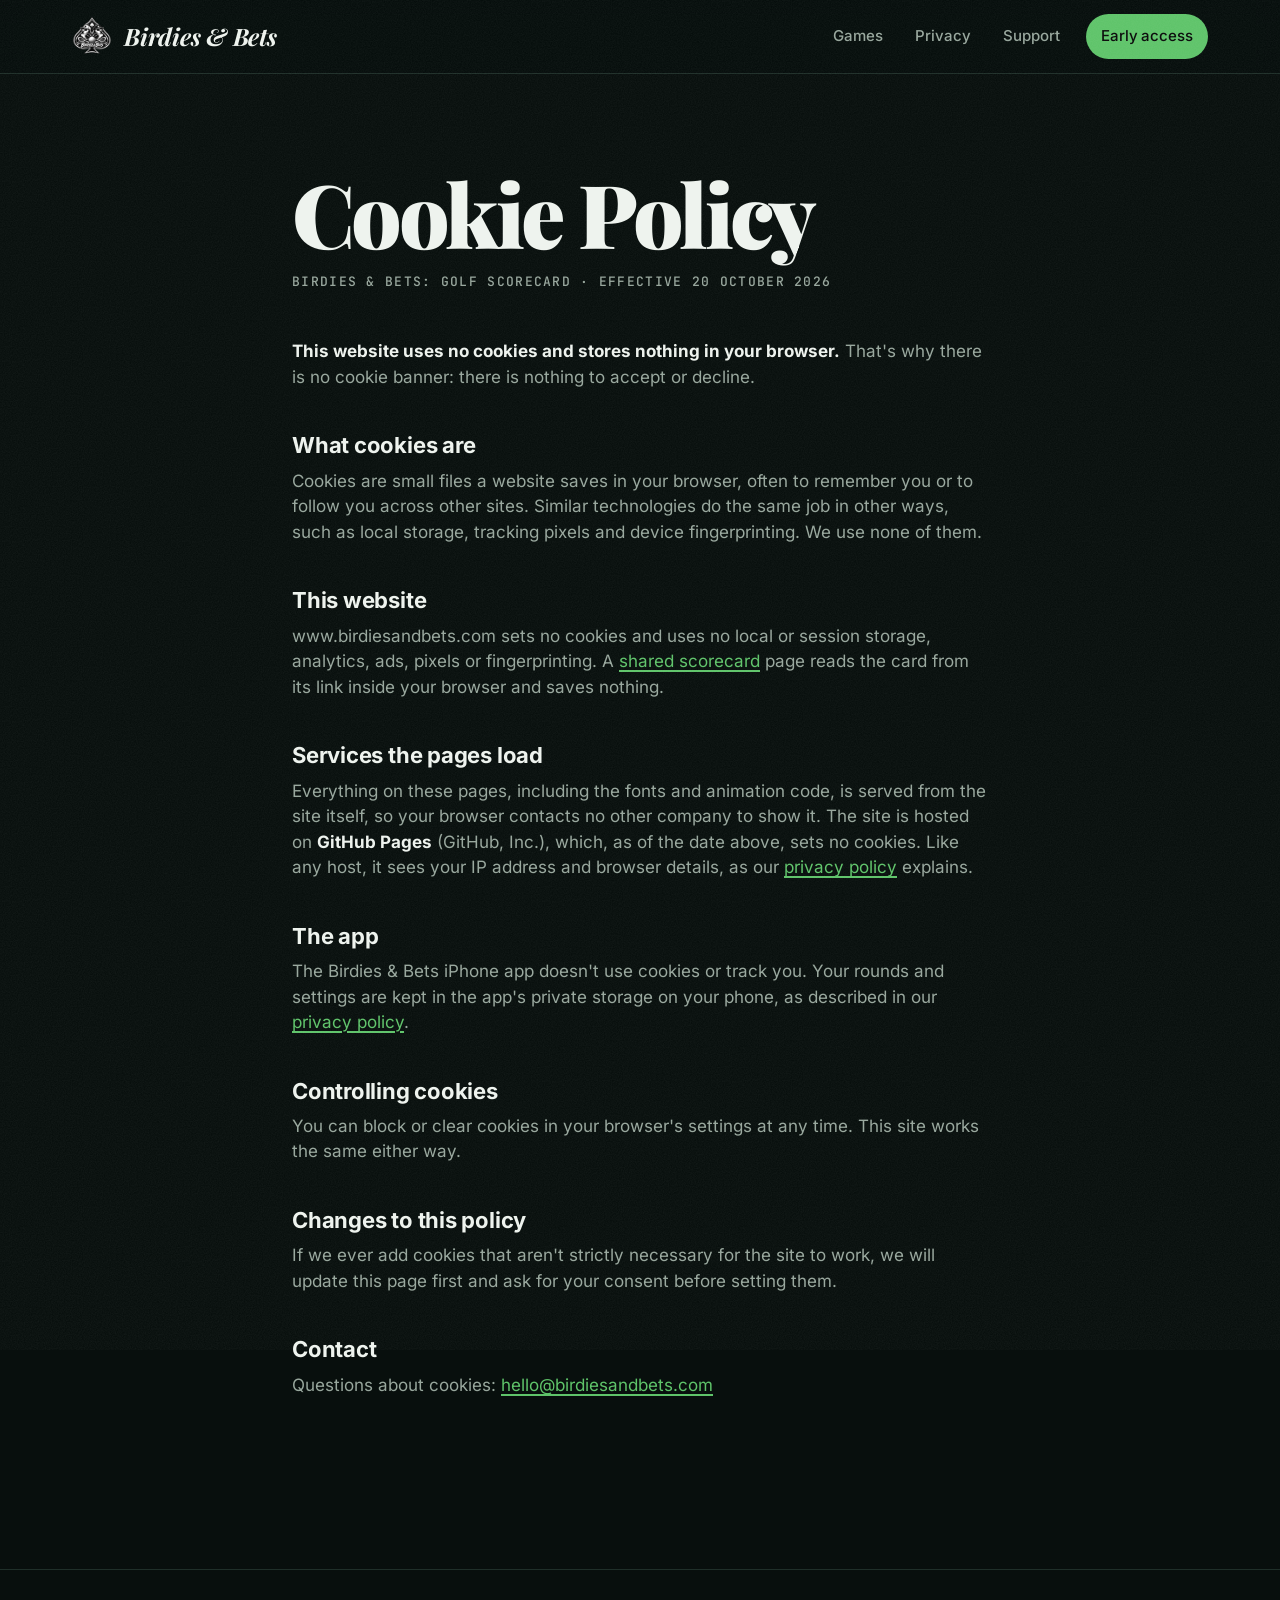
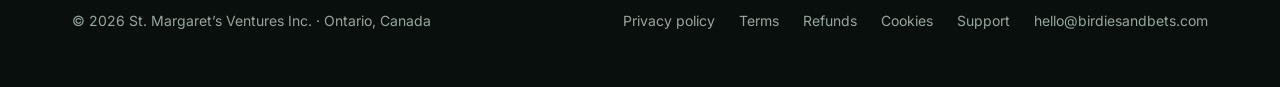
<file: cookies.html>
<!doctype html>
<html lang="en">
<head>
<meta charset="utf-8">
<meta name="viewport" content="width=device-width, initial-scale=1">
<meta http-equiv="Content-Security-Policy" content="default-src 'self'; script-src 'self' 'sha256-hM4Jj1PuevU8w85vm0sgBZ5RWbbaTIfgZVZIgbHVAqM='; style-src 'self' 'unsafe-inline'; font-src 'self'; img-src 'self' data:; connect-src 'self'; object-src 'none'; base-uri 'self'; form-action 'none'; upgrade-insecure-requests">
<meta name="referrer" content="strict-origin-when-cross-origin">
<title>Cookie Policy — Birdies &amp; Bets</title>
<meta name="description" content="Cookie policy for Birdies &amp; Bets: Golf Scorecard. This website uses no cookies and stores nothing in your browser, so there is no cookie banner. The app doesn't use cookies or tracking either.">
<meta name="theme-color" content="#080F0D">
<link rel="canonical" href="https://www.birdiesandbets.com/cookies.html">
<link rel="icon" href="assets/img/favicon.png?v=6" type="image/png" sizes="64x64">
<link rel="apple-touch-icon" href="assets/img/apple-touch-icon.png?v=5">
<link rel="stylesheet" href="assets/css/site.css?v=8">
</head>
<body>
<a class="skip" href="#main">Skip to content</a>

<header class="site-header is-scrolled">
  <div class="wrap">
    <a class="brand" href="./" aria-label="Birdies &amp; Bets home">
      <img src="assets/img/logo-96.png?v=3" width="40" height="40" alt="" decoding="async">
      Birdies &amp; Bets
    </a>
    <nav class="nav" aria-label="Site">
      <a href="./#games">Games</a>
      <a href="privacy.html">Privacy</a>
      <a href="support.html">Support</a>
      <a class="btn btn-primary" href="./#download">Early access</a>
    </nav>
  </div>
</header>

<main id="main" class="article">
<div class="wrap narrow">
<h1>Cookie Policy</h1>
<p class="meta">Birdies &amp; Bets: Golf Scorecard · Effective 20 October 2026</p>

<p><strong>This website uses no cookies and stores nothing in your browser.</strong> That's why there is no cookie banner: there is nothing to accept or decline.</p>

<h2 id="what">What cookies are</h2>
<p>Cookies are small files a website saves in your browser, often to remember you or to follow you across other sites. Similar technologies do the same job in other ways, such as local storage, tracking pixels and device fingerprinting. We use none of them.</p>

<h2 id="website">This website</h2>
<p>www.birdiesandbets.com sets no cookies and uses no local or session storage, analytics, ads, pixels or fingerprinting. A <a href="privacy.html#shared-scorecards">shared scorecard</a> page reads the card from its link inside your browser and saves nothing.</p>

<h2 id="services">Services the pages load</h2>
<p>Everything on these pages, including the fonts and animation code, is served from the site itself, so your browser contacts no other company to show it. The site is hosted on <strong>GitHub Pages</strong> (GitHub, Inc.), which, as of the date above, sets no cookies. Like any host, it sees your IP address and browser details, as our <a href="privacy.html#website">privacy policy</a> explains.</p>

<h2 id="app">The app</h2>
<p>The Birdies &amp; Bets iPhone app doesn't use cookies or track you. Your rounds and settings are kept in the app's private storage on your phone, as described in our <a href="privacy.html">privacy policy</a>.</p>

<h2 id="control">Controlling cookies</h2>
<p>You can block or clear cookies in your browser's settings at any time. This site works the same either way.</p>

<h2>Changes to this policy</h2>
<p>If we ever add cookies that aren't strictly necessary for the site to work, we will update this page first and ask for your consent before setting them.</p>

<h2>Contact</h2>
<p>Questions about cookies: <a href="mailto:hello@birdiesandbets.com">hello@birdiesandbets.com</a></p>
</div>
</main>

<footer class="site-footer">
  <div class="wrap">
    <span>&copy; 2026 St. Margaret&rsquo;s Ventures Inc. · Ontario, Canada</span>
    <nav aria-label="Footer">
      <a href="privacy.html">Privacy policy</a>
      <a href="terms.html">Terms</a>
      <a href="refund.html">Refunds</a>
      <a href="cookies.html">Cookies</a>
      <a href="support.html">Support</a>
      <a href="mailto:hello@birdiesandbets.com">hello@birdiesandbets.com</a>
    </nav>
  </div>
</footer>
</body>
</html>
</file>
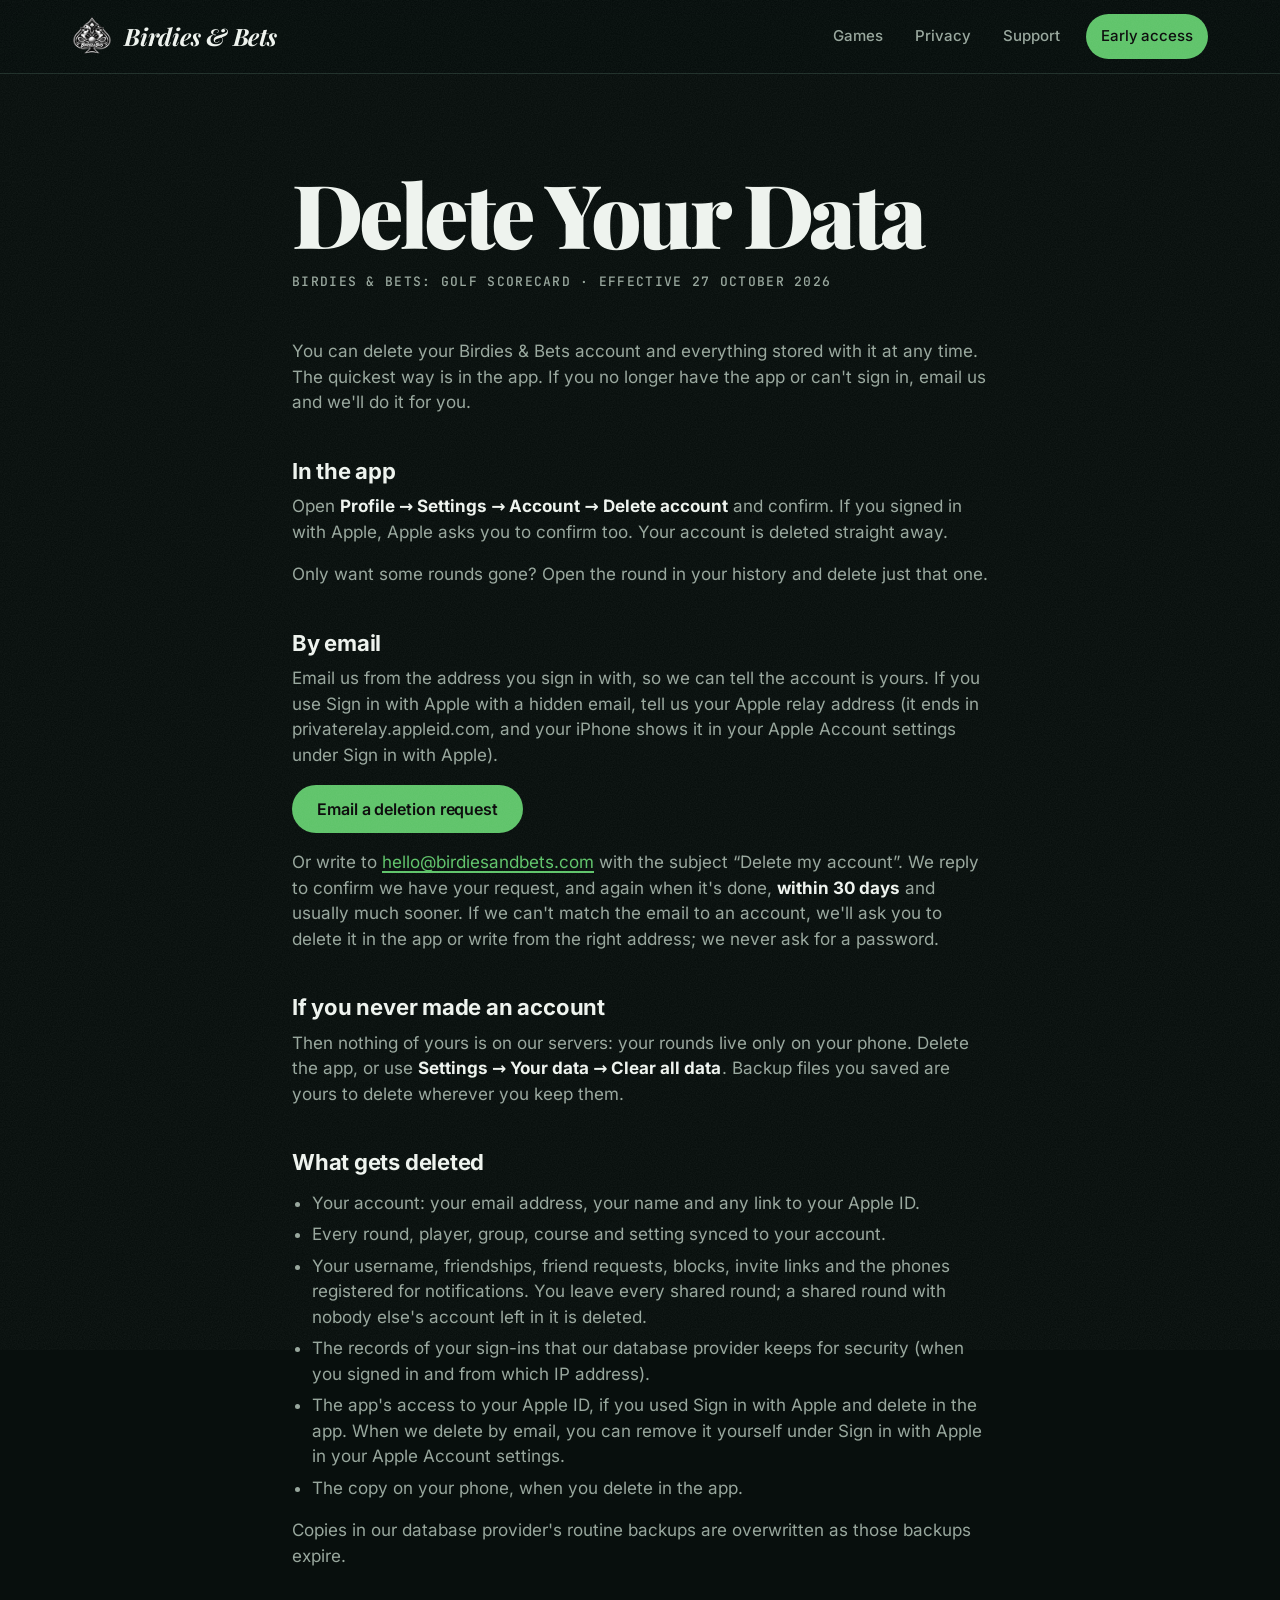
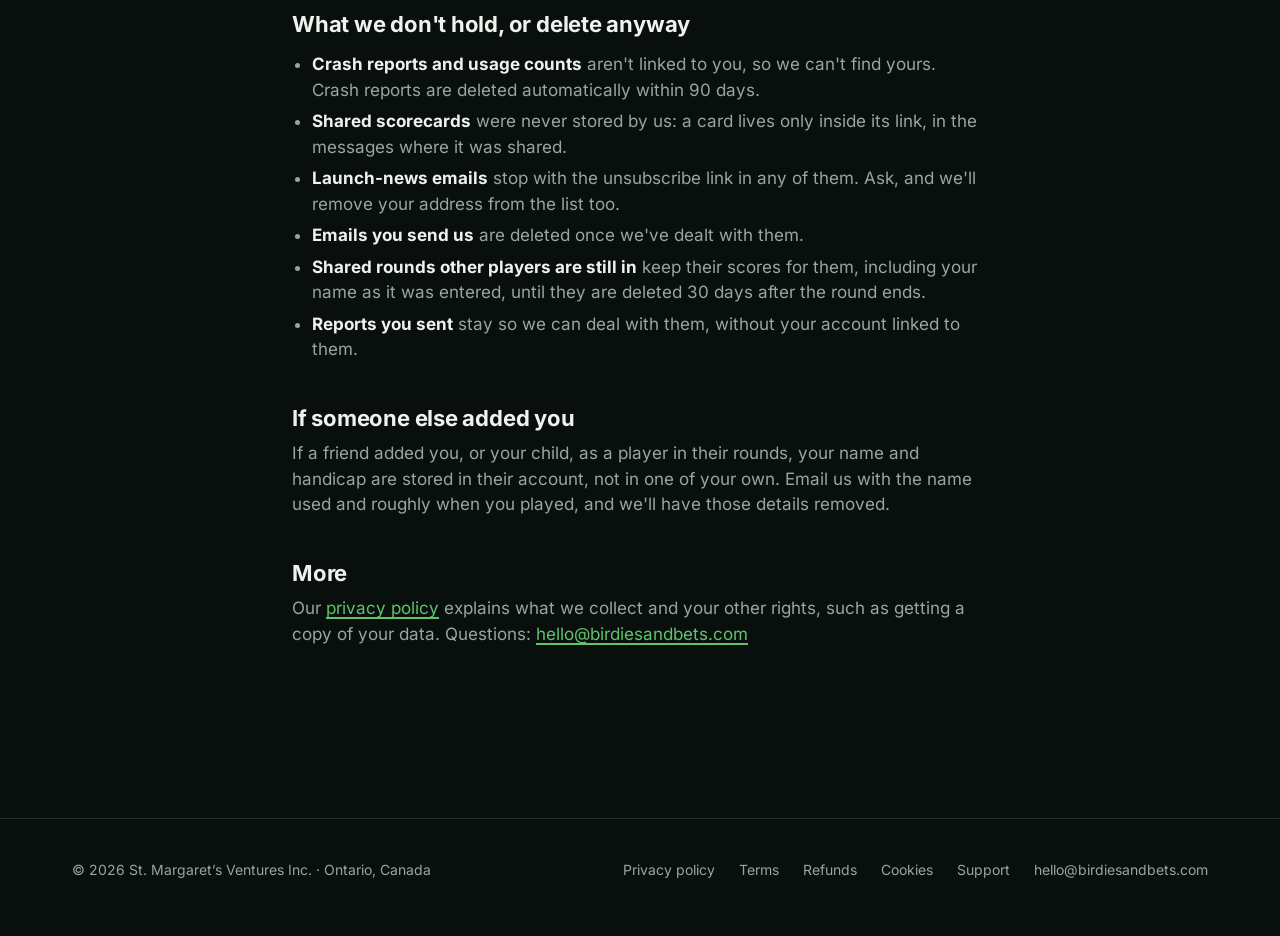
<file: delete-account.html>
<!doctype html>
<html lang="en">
<head>
<meta charset="utf-8">
<meta name="viewport" content="width=device-width, initial-scale=1">
<meta http-equiv="Content-Security-Policy" content="default-src 'self'; script-src 'self' 'sha256-hM4Jj1PuevU8w85vm0sgBZ5RWbbaTIfgZVZIgbHVAqM='; style-src 'self' 'unsafe-inline'; font-src 'self'; img-src 'self' data:; connect-src 'self'; object-src 'none'; base-uri 'self'; form-action 'none'; upgrade-insecure-requests">
<meta name="referrer" content="strict-origin-when-cross-origin">
<title>Delete Your Data — Birdies &amp; Bets</title>
<meta name="description" content="How to delete your Birdies &amp; Bets account and data: in the app, or by email if you no longer have it. What gets deleted, and how long it takes.">
<meta name="theme-color" content="#080F0D">
<link rel="canonical" href="https://www.birdiesandbets.com/delete-account.html">
<link rel="icon" href="assets/img/favicon.png?v=6" type="image/png" sizes="64x64">
<link rel="apple-touch-icon" href="assets/img/apple-touch-icon.png?v=5">
<link rel="stylesheet" href="assets/css/site.css?v=8">
</head>
<body>
<a class="skip" href="#main">Skip to content</a>

<header class="site-header is-scrolled">
  <div class="wrap">
    <a class="brand" href="./" aria-label="Birdies &amp; Bets home">
      <img src="assets/img/logo-96.png?v=3" width="40" height="40" alt="" decoding="async">
      Birdies &amp; Bets
    </a>
    <nav class="nav" aria-label="Site">
      <a href="./#games">Games</a>
      <a href="privacy.html">Privacy</a>
      <a href="support.html">Support</a>
      <a class="btn btn-primary" href="./#download">Early access</a>
    </nav>
  </div>
</header>

<main id="main" class="article">
<div class="wrap narrow">
<h1>Delete Your Data</h1>
<p class="meta">Birdies &amp; Bets: Golf Scorecard · Effective 27 October 2026</p>

<p>You can delete your Birdies &amp; Bets account and everything stored with it at any time. The quickest way is in the app. If you no longer have the app or can't sign in, email us and we'll do it for you.</p>

<h2 id="in-the-app">In the app</h2>
<p>Open <strong>Profile → Settings → Account → Delete account</strong> and confirm. If you signed in with Apple, Apple asks you to confirm too. Your account is deleted straight away.</p>
<p>Only want some rounds gone? Open the round in your history and delete just that one.</p>

<h2 id="by-email">By email</h2>
<p>Email us from the address you sign in with, so we can tell the account is yours. If you use Sign in with Apple with a hidden email, tell us your Apple relay address (it ends in privaterelay.appleid.com, and your iPhone shows it in your Apple Account settings under Sign in with Apple).</p>
<p><a class="btn btn-primary" href="mailto:hello@birdiesandbets.com?subject=Delete%20my%20Birdies%20%26%20Bets%20account&amp;body=Please%20delete%20my%20Birdies%20%26%20Bets%20account%20and%20everything%20stored%20with%20it.%0A%0AI%20sign%20in%20with%3A%20Apple%20%2F%20an%20email%20code%20(delete%20one)%0AThe%20email%20I%20sign%20in%20with%2C%20or%20my%20Apple%20relay%20address%3A%0A%0A">Email a deletion request</a></p>
<p>Or write to <a href="mailto:hello@birdiesandbets.com">hello@birdiesandbets.com</a> with the subject “Delete my account”. We reply to confirm we have your request, and again when it's done, <strong>within 30 days</strong> and usually much sooner. If we can't match the email to an account, we'll ask you to delete it in the app or write from the right address; we never ask for a password.</p>

<h2 id="no-account">If you never made an account</h2>
<p>Then nothing of yours is on our servers: your rounds live only on your phone. Delete the app, or use <strong>Settings → Your data → Clear all data</strong>. Backup files you saved are yours to delete wherever you keep them.</p>

<h2 id="deleted">What gets deleted</h2>
<ul>
  <li>Your account: your email address, your name and any link to your Apple ID.</li>
  <li>Every round, player, group, course and setting synced to your account.</li>
  <li>Your username, friendships, friend requests, blocks, invite links and the phones registered for notifications. You leave every shared round; a shared round with nobody else's account left in it is deleted.</li>
  <li>The records of your sign-ins that our database provider keeps for security (when you signed in and from which IP address).</li>
  <li>The app's access to your Apple ID, if you used Sign in with Apple and delete in the app. When we delete by email, you can remove it yourself under Sign in with Apple in your Apple Account settings.</li>
  <li>The copy on your phone, when you delete in the app.</li>
</ul>
<p>Copies in our database provider's routine backups are overwritten as those backups expire.</p>

<h2 id="not-stored">What we don't hold, or delete anyway</h2>
<ul>
  <li><strong>Crash reports and usage counts</strong> aren't linked to you, so we can't find yours. Crash reports are deleted automatically within 90 days.</li>
  <li><strong>Shared scorecards</strong> were never stored by us: a card lives only inside its link, in the messages where it was shared.</li>
  <li><strong>Launch-news emails</strong> stop with the unsubscribe link in any of them. Ask, and we'll remove your address from the list too.</li>
  <li><strong>Emails you send us</strong> are deleted once we've dealt with them.</li>
  <li><strong>Shared rounds other players are still in</strong> keep their scores for them, including your name as it was entered, until they are deleted 30 days after the round ends.</li>
  <li><strong>Reports you sent</strong> stay so we can deal with them, without your account linked to them.</li>
</ul>

<h2 id="added-by-someone">If someone else added you</h2>
<p>If a friend added you, or your child, as a player in their rounds, your name and handicap are stored in their account, not in one of your own. Email us with the name used and roughly when you played, and we'll have those details removed.</p>

<h2>More</h2>
<p>Our <a href="privacy.html">privacy policy</a> explains what we collect and your other rights, such as getting a copy of your data. Questions: <a href="mailto:hello@birdiesandbets.com">hello@birdiesandbets.com</a></p>
</div>
</main>

<footer class="site-footer">
  <div class="wrap">
    <span>&copy; 2026 St. Margaret&rsquo;s Ventures Inc. · Ontario, Canada</span>
    <nav aria-label="Footer">
      <a href="privacy.html">Privacy policy</a>
      <a href="terms.html">Terms</a>
      <a href="refund.html">Refunds</a>
      <a href="cookies.html">Cookies</a>
      <a href="support.html">Support</a>
      <a href="mailto:hello@birdiesandbets.com">hello@birdiesandbets.com</a>
    </nav>
  </div>
</footer>
</body>
</html>
</file>
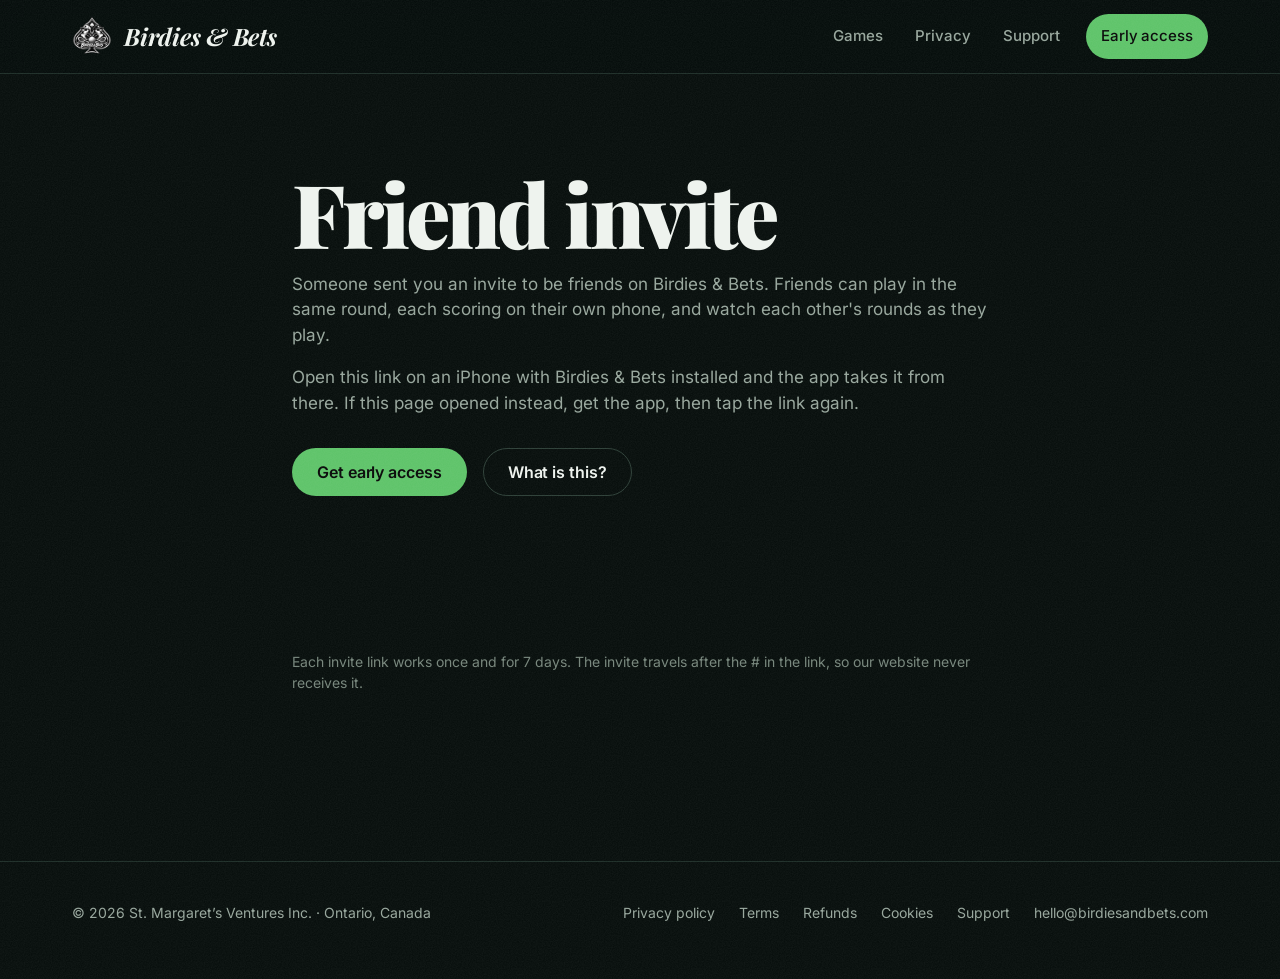
<file: friend.html>
<!doctype html>
<html lang="en">
<head>
<meta charset="utf-8">
<meta name="viewport" content="width=device-width, initial-scale=1">
<meta http-equiv="Content-Security-Policy" content="default-src 'self'; script-src 'none'; style-src 'self' 'unsafe-inline'; font-src 'self'; img-src 'self' data:; connect-src 'self'; object-src 'none'; base-uri 'self'; form-action 'none'; upgrade-insecure-requests">
<meta name="referrer" content="no-referrer">
<title>Friend invite — Birdies &amp; Bets</title>
<meta name="description" content="An invite to be friends on Birdies &amp; Bets.">
<meta name="robots" content="noindex">
<meta name="theme-color" content="#080F0D">
<link rel="canonical" href="https://www.birdiesandbets.com/friend">
<link rel="icon" href="assets/img/favicon.png?v=6" type="image/png" sizes="64x64">
<link rel="apple-touch-icon" href="assets/img/apple-touch-icon.png?v=5">
<link rel="stylesheet" href="assets/css/site.css?v=8">
<style>
  .cta { margin-top: 32px; display: flex; flex-wrap: wrap; gap: 16px; align-items: center; }
  .note { font-size: 14px !important; color: var(--muted-2) !important; margin-top: 32px; }
</style>
</head>
<body>
<a class="skip" href="#main">Skip to content</a>

<header class="site-header is-scrolled">
  <div class="wrap">
    <a class="brand" href="./" aria-label="Birdies &amp; Bets home">
      <img src="assets/img/logo-96.png?v=3" width="40" height="40" alt="" decoding="async">
      Birdies &amp; Bets
    </a>
    <nav class="nav" aria-label="Site">
      <a href="./#games">Games</a>
      <a href="privacy.html">Privacy</a>
      <a href="support.html">Support</a>
      <a class="btn btn-primary" href="./#download">Early access</a>
    </nav>
  </div>
</header>

<main id="main" class="article">
<div class="wrap narrow">
  <h1>Friend invite</h1>
  <p>Someone sent you an invite to be friends on Birdies &amp; Bets. Friends can play in the same round, each scoring on their own phone, and watch each other's rounds as they play.</p>
  <p>Open this link on an iPhone with Birdies &amp; Bets installed and the app takes it from there. If this page opened instead, get the app, then tap the link again.</p>
  <div class="cta">
    <!-- TODO: App Store URL once the listing is live (same as index.html and card.html). -->
    <a class="btn btn-primary" href="./#download">Get early access</a>
    <a class="btn btn-ghost" href="./">What is this?</a>
  </div>
  <p class="note">Each invite link works once and for 7 days. The invite travels after the # in the link, so our website never receives it.</p>
</div>
</main>

<footer class="site-footer">
  <div class="wrap">
    <span>&copy; 2026 St. Margaret&rsquo;s Ventures Inc. · Ontario, Canada</span>
    <nav aria-label="Footer">
      <a href="privacy.html">Privacy policy</a>
      <a href="terms.html">Terms</a>
      <a href="refund.html">Refunds</a>
      <a href="cookies.html">Cookies</a>
      <a href="support.html">Support</a>
      <a href="mailto:hello@birdiesandbets.com">hello@birdiesandbets.com</a>
    </nav>
  </div>
</footer>
</body>
</html>
</file>
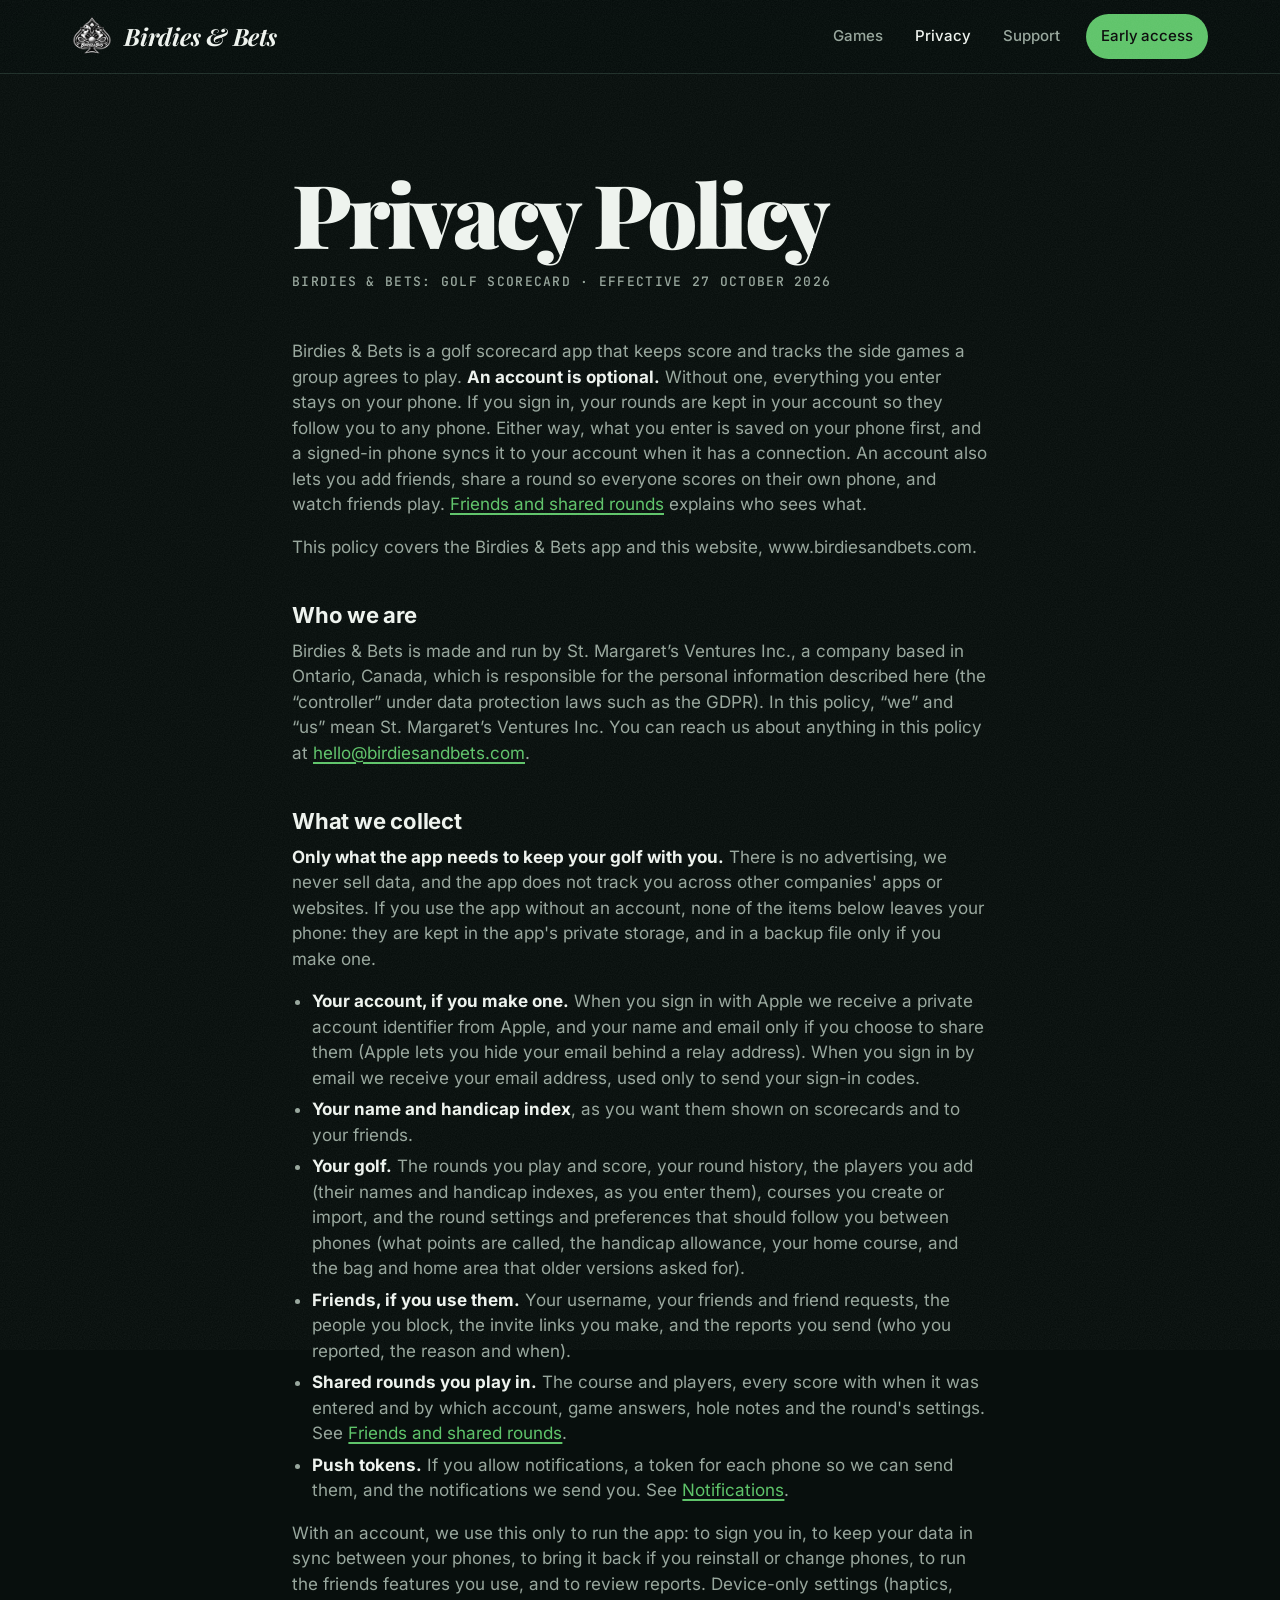
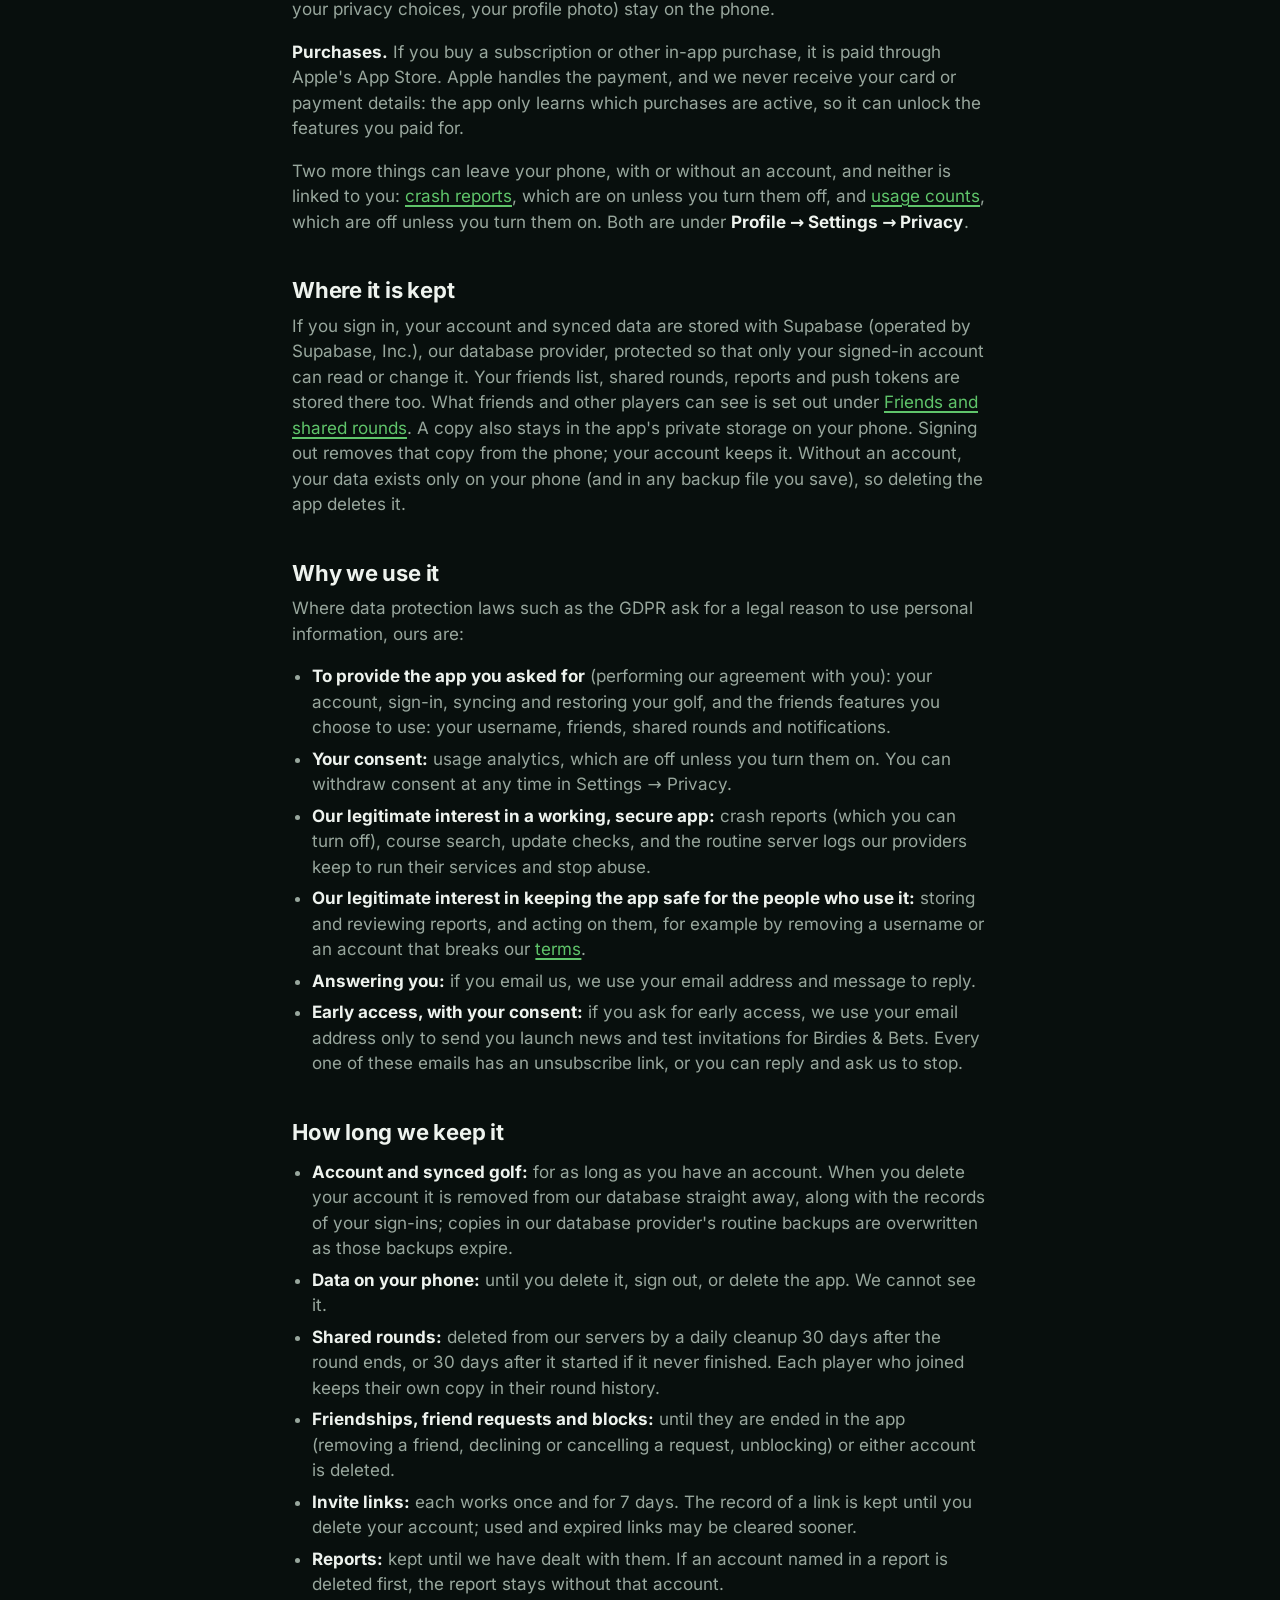
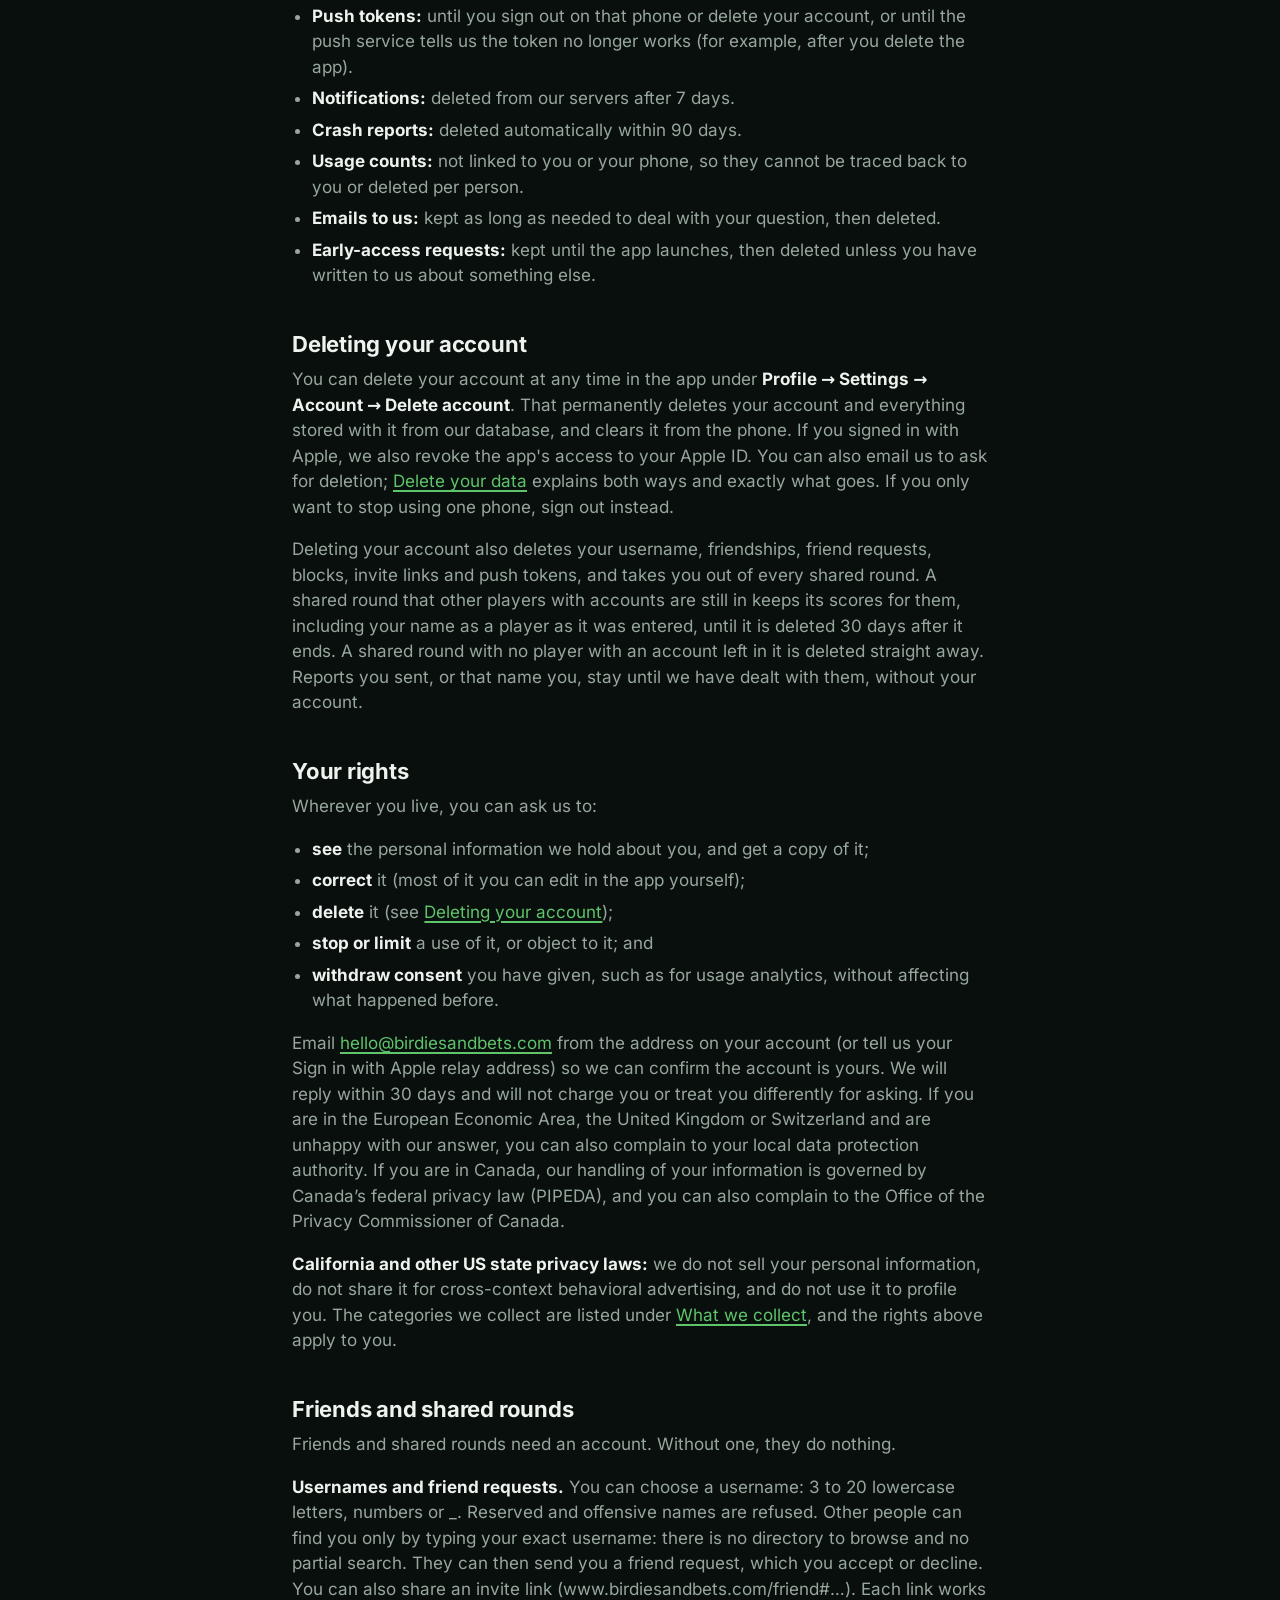
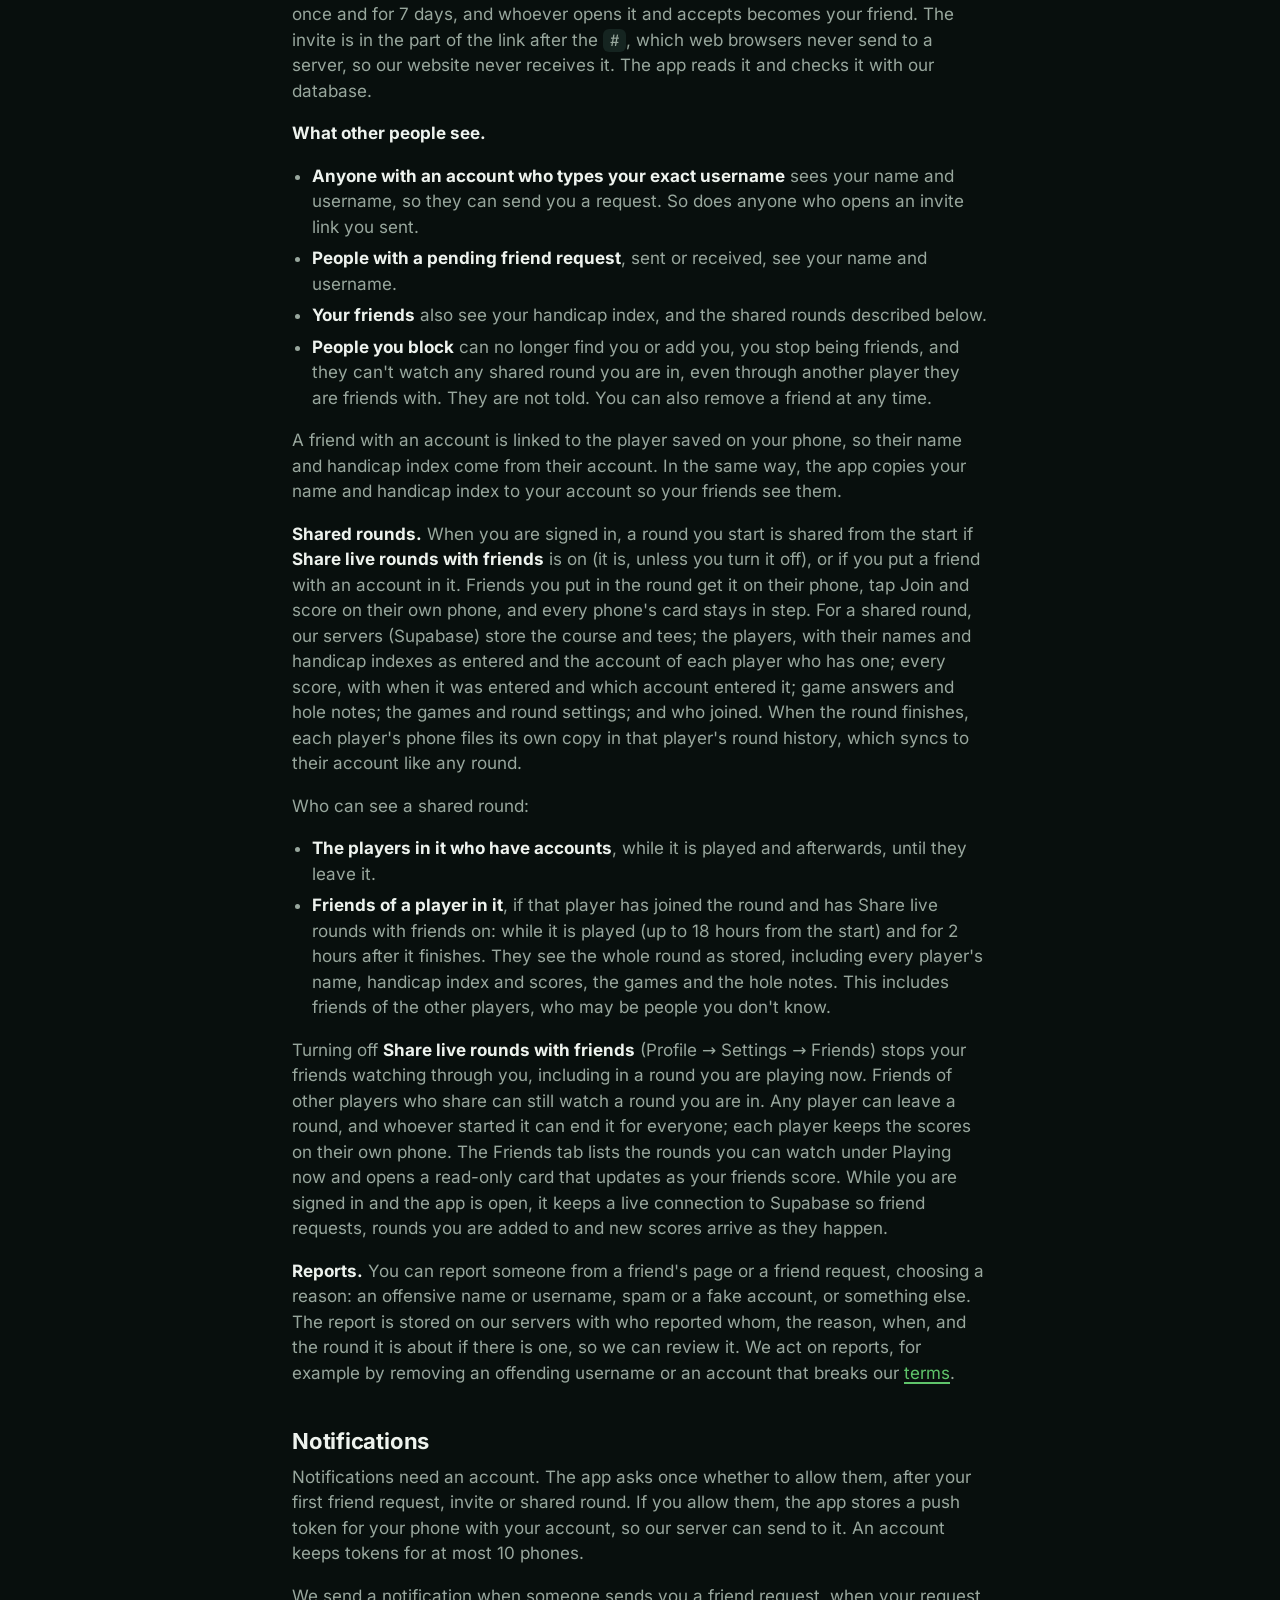
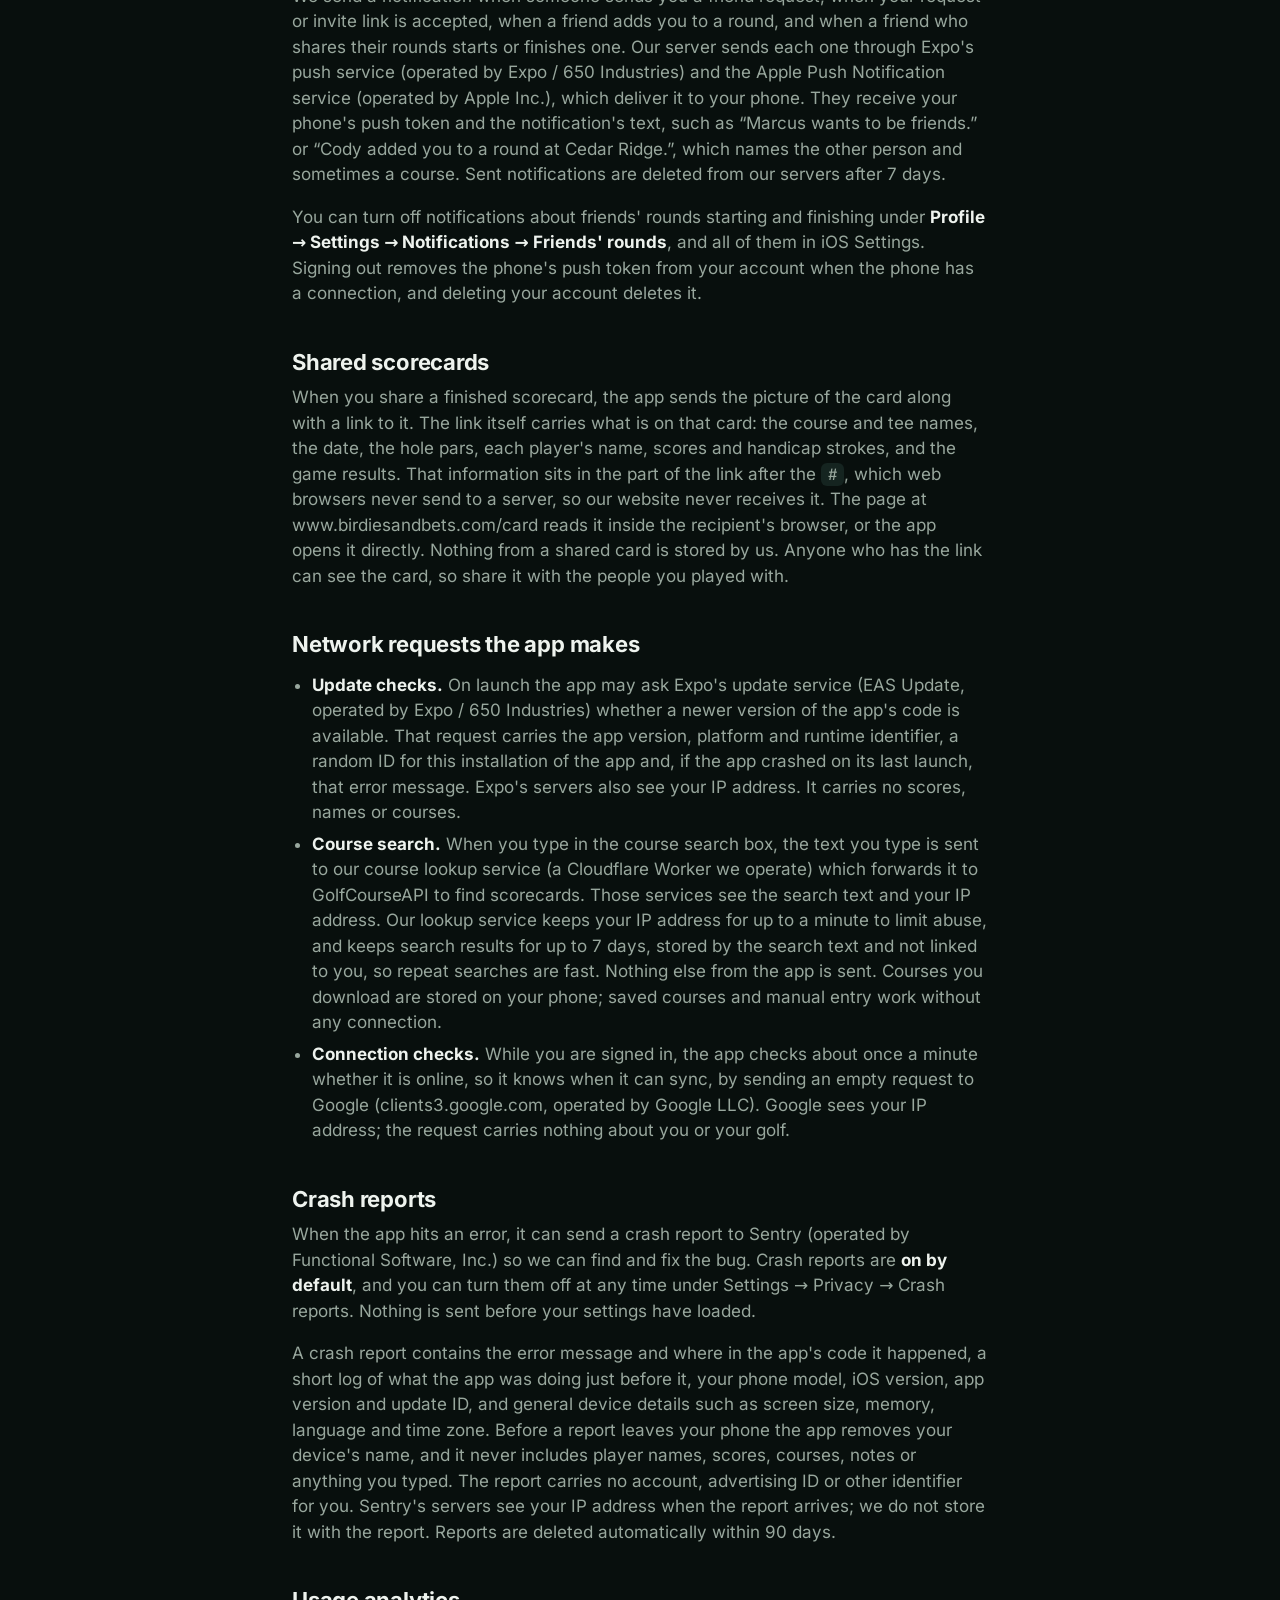
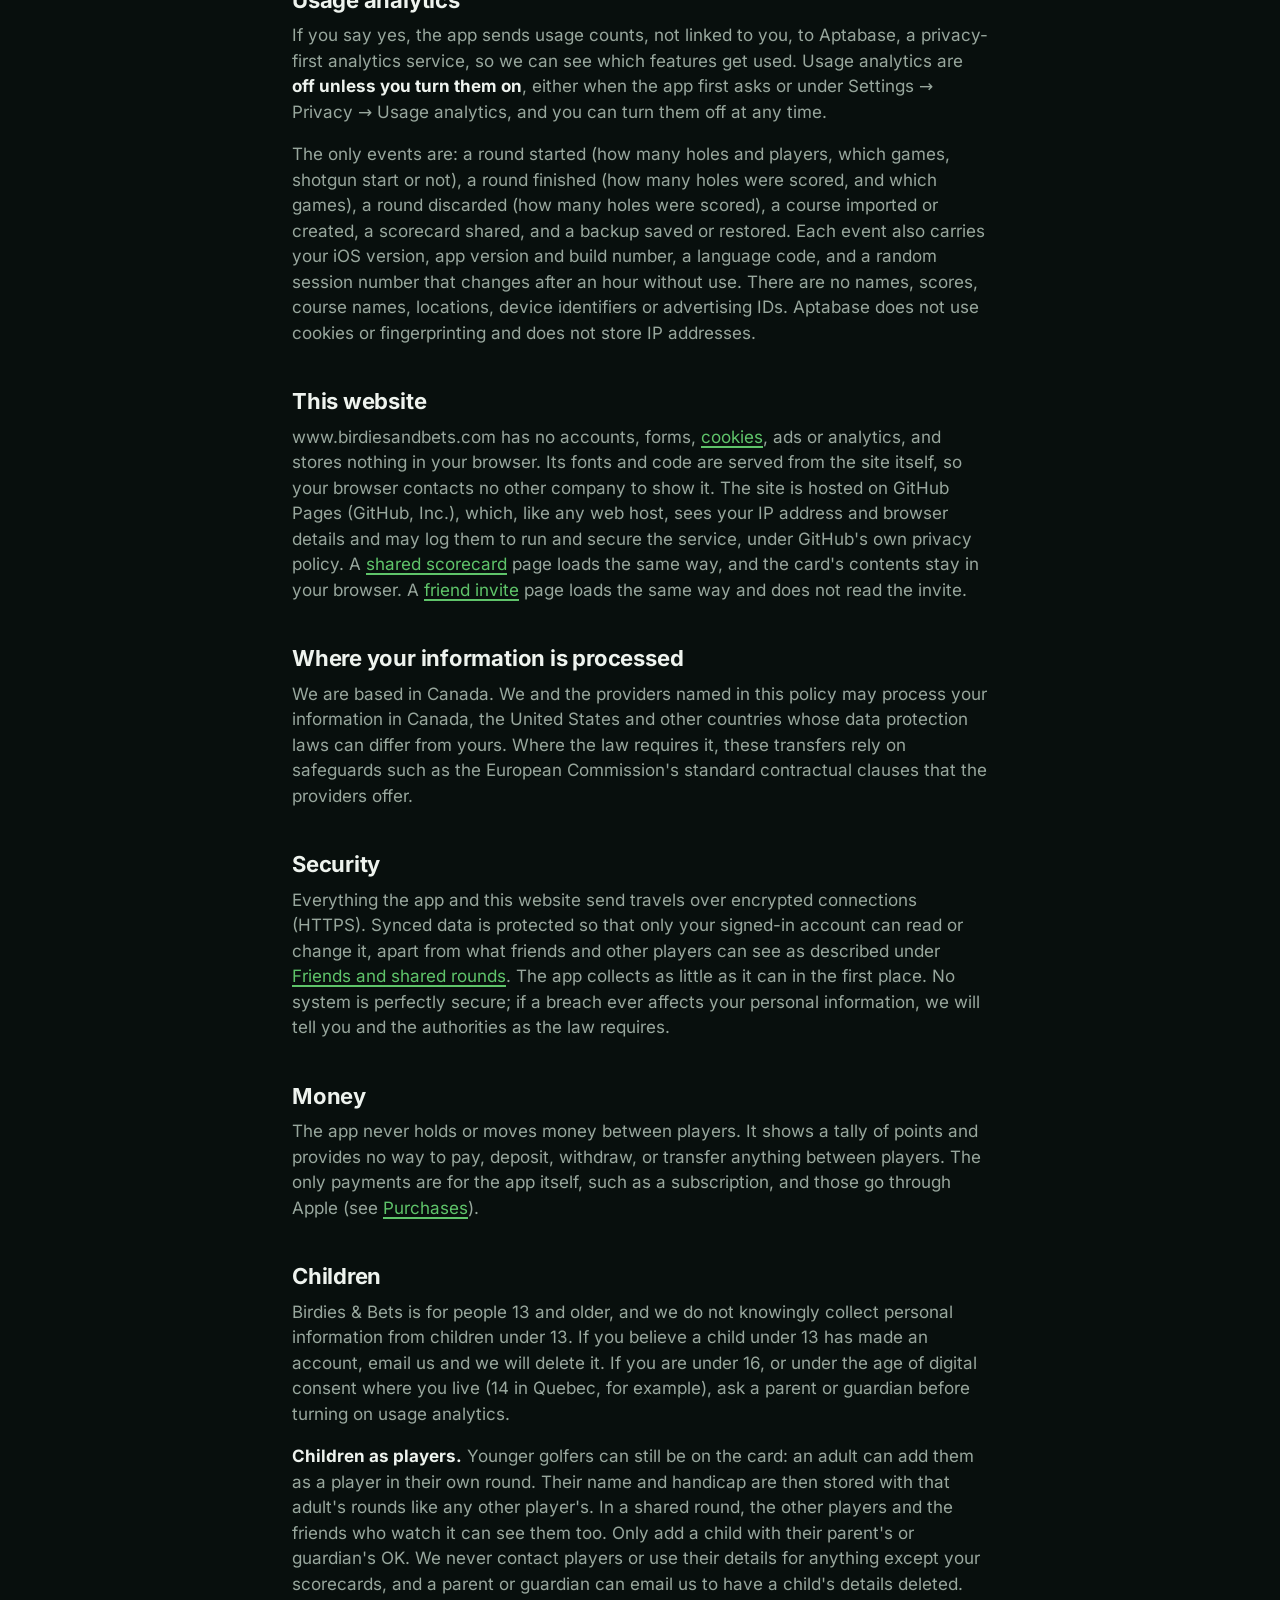
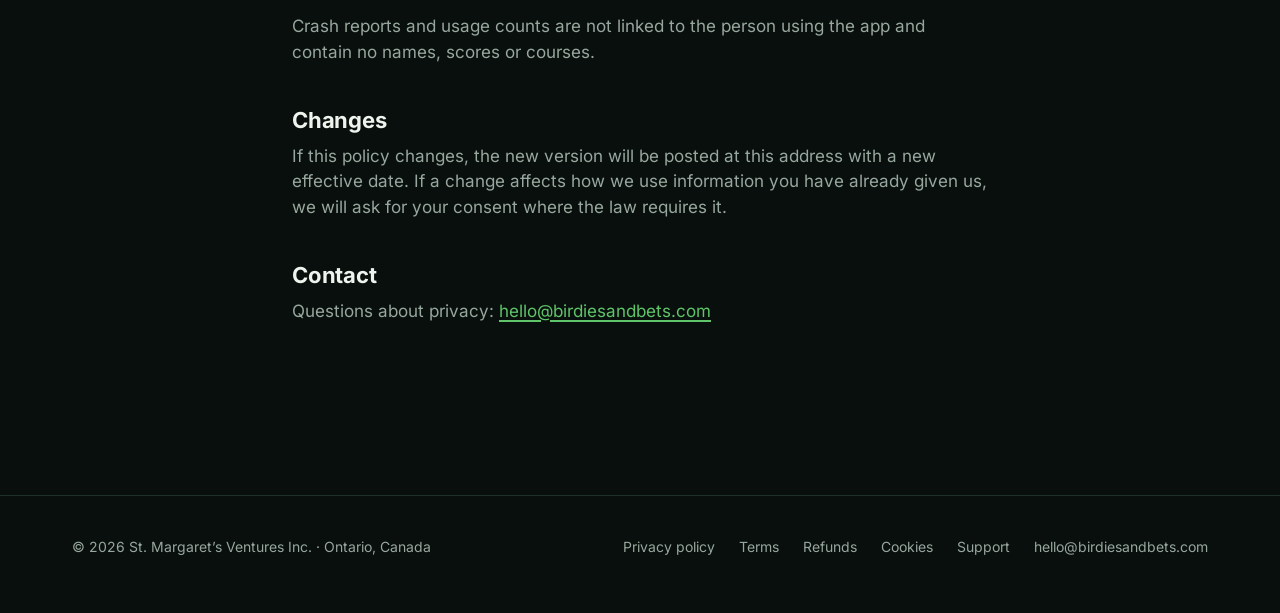
<file: privacy.html>
<!doctype html>
<html lang="en">
<head>
<meta charset="utf-8">
<meta name="viewport" content="width=device-width, initial-scale=1">
<meta http-equiv="Content-Security-Policy" content="default-src 'self'; script-src 'self' 'sha256-hM4Jj1PuevU8w85vm0sgBZ5RWbbaTIfgZVZIgbHVAqM='; style-src 'self' 'unsafe-inline'; font-src 'self'; img-src 'self' data:; connect-src 'self'; object-src 'none'; base-uri 'self'; form-action 'none'; upgrade-insecure-requests">
<meta name="referrer" content="strict-origin-when-cross-origin">
<title>Privacy Policy — Birdies &amp; Bets</title>
<meta name="description" content="Privacy policy for Birdies &amp; Bets: Golf Scorecard. An account is optional. What an account stores and why, how to delete it, plus crash reports and opt-in usage counts that are not linked to you. No ads, no tracking.">
<meta name="theme-color" content="#080F0D">
<link rel="canonical" href="https://www.birdiesandbets.com/privacy.html">
<link rel="icon" href="assets/img/favicon.png?v=6" type="image/png" sizes="64x64">
<link rel="apple-touch-icon" href="assets/img/apple-touch-icon.png?v=5">
<link rel="stylesheet" href="assets/css/site.css?v=8">
</head>
<body>
<a class="skip" href="#main">Skip to content</a>

<header class="site-header is-scrolled">
  <div class="wrap">
    <a class="brand" href="./" aria-label="Birdies &amp; Bets home">
      <img src="assets/img/logo-96.png?v=3" width="40" height="40" alt="" decoding="async">
      Birdies &amp; Bets
    </a>
    <nav class="nav" aria-label="Site">
      <a href="./#games">Games</a>
      <a href="privacy.html" aria-current="page">Privacy</a>
      <a href="support.html">Support</a>
      <a class="btn btn-primary" href="./#download">Early access</a>
    </nav>
  </div>
</header>

<main id="main" class="article">
<div class="wrap narrow">
<h1>Privacy Policy</h1>
<p class="meta">Birdies &amp; Bets: Golf Scorecard · Effective 27 October 2026</p>

<p>Birdies &amp; Bets is a golf scorecard app that keeps score and tracks the side games a group agrees to play. <strong>An account is optional.</strong> Without one, everything you enter stays on your phone. If you sign in, your rounds are kept in your account so they follow you to any phone. Either way, what you enter is saved on your phone first, and a signed-in phone syncs it to your account when it has a connection. An account also lets you add friends, share a round so everyone scores on their own phone, and watch friends play. <a href="#friends">Friends and shared rounds</a> explains who sees what.</p>
<p>This policy covers the Birdies &amp; Bets app and this website, www.birdiesandbets.com.</p>

<h2 id="who">Who we are</h2>
<p>Birdies &amp; Bets is made and run by St. Margaret&rsquo;s Ventures Inc., a company based in Ontario, Canada, which is responsible for the personal information described here (the “controller” under data protection laws such as the GDPR). In this policy, “we” and “us” mean St. Margaret&rsquo;s Ventures Inc. You can reach us about anything in this policy at <a href="mailto:hello@birdiesandbets.com">hello@birdiesandbets.com</a>.</p>

<h2 id="collect">What we collect</h2>
<p><strong>Only what the app needs to keep your golf with you.</strong> There is no advertising, we never sell data, and the app does not track you across other companies' apps or websites. If you use the app without an account, none of the items below leaves your phone: they are kept in the app's private storage, and in a backup file only if you make one.</p>
<ul>
  <li><strong>Your account, if you make one.</strong> When you sign in with Apple we receive a private account identifier from Apple, and your name and email only if you choose to share them (Apple lets you hide your email behind a relay address). When you sign in by email we receive your email address, used only to send your sign-in codes.</li>
  <li><strong>Your name and handicap index</strong>, as you want them shown on scorecards and to your friends.</li>
  <li><strong>Your golf.</strong> The rounds you play and score, your round history, the players you add (their names and handicap indexes, as you enter them), courses you create or import, and the round settings and preferences that should follow you between phones (what points are called, the handicap allowance, your home course, and the bag and home area that older versions asked for).</li>
  <li><strong>Friends, if you use them.</strong> Your username, your friends and friend requests, the people you block, the invite links you make, and the reports you send (who you reported, the reason and when).</li>
  <li><strong>Shared rounds you play in.</strong> The course and players, every score with when it was entered and by which account, game answers, hole notes and the round's settings. See <a href="#friends">Friends and shared rounds</a>.</li>
  <li><strong>Push tokens.</strong> If you allow notifications, a token for each phone so we can send them, and the notifications we send you. See <a href="#notifications">Notifications</a>.</li>
</ul>
<p>With an account, we use this only to run the app: to sign you in, to keep your data in sync between your phones, to bring it back if you reinstall or change phones, to run the friends features you use, and to review reports. Device-only settings (haptics, your privacy choices, your profile photo) stay on the phone.</p>
<p><strong>Purchases.</strong> If you buy a subscription or other in-app purchase, it is paid through Apple's App Store. Apple handles the payment, and we never receive your card or payment details: the app only learns which purchases are active, so it can unlock the features you paid for.</p>
<p>Two more things can leave your phone, with or without an account, and neither is linked to you: <a href="#crash-reports">crash reports</a>, which are on unless you turn them off, and <a href="#usage-analytics">usage counts</a>, which are off unless you turn them on. Both are under <strong>Profile → Settings → Privacy</strong>.</p>

<h2 id="where">Where it is kept</h2>
<p>If you sign in, your account and synced data are stored with Supabase (operated by Supabase, Inc.), our database provider, protected so that only your signed-in account can read or change it. Your friends list, shared rounds, reports and push tokens are stored there too. What friends and other players can see is set out under <a href="#friends">Friends and shared rounds</a>. A copy also stays in the app's private storage on your phone. Signing out removes that copy from the phone; your account keeps it. Without an account, your data exists only on your phone (and in any backup file you save), so deleting the app deletes it.</p>

<h2 id="why">Why we use it</h2>
<p>Where data protection laws such as the GDPR ask for a legal reason to use personal information, ours are:</p>
<ul>
  <li><strong>To provide the app you asked for</strong> (performing our agreement with you): your account, sign-in, syncing and restoring your golf, and the friends features you choose to use: your username, friends, shared rounds and notifications.</li>
  <li><strong>Your consent:</strong> usage analytics, which are off unless you turn them on. You can withdraw consent at any time in Settings → Privacy.</li>
  <li><strong>Our legitimate interest in a working, secure app:</strong> crash reports (which you can turn off), course search, update checks, and the routine server logs our providers keep to run their services and stop abuse.</li>
  <li><strong>Our legitimate interest in keeping the app safe for the people who use it:</strong> storing and reviewing reports, and acting on them, for example by removing a username or an account that breaks our <a href="terms.html#friends">terms</a>.</li>
  <li><strong>Answering you:</strong> if you email us, we use your email address and message to reply.</li>
  <li><strong>Early access, with your consent:</strong> if you ask for early access, we use your email address only to send you launch news and test invitations for Birdies &amp; Bets. Every one of these emails has an unsubscribe link, or you can reply and ask us to stop.</li>
</ul>

<h2 id="retention">How long we keep it</h2>
<ul>
  <li><strong>Account and synced golf:</strong> for as long as you have an account. When you delete your account it is removed from our database straight away, along with the records of your sign-ins; copies in our database provider's routine backups are overwritten as those backups expire.</li>
  <li><strong>Data on your phone:</strong> until you delete it, sign out, or delete the app. We cannot see it.</li>
  <li><strong>Shared rounds:</strong> deleted from our servers by a daily cleanup 30 days after the round ends, or 30 days after it started if it never finished. Each player who joined keeps their own copy in their round history.</li>
  <li><strong>Friendships, friend requests and blocks:</strong> until they are ended in the app (removing a friend, declining or cancelling a request, unblocking) or either account is deleted.</li>
  <li><strong>Invite links:</strong> each works once and for 7 days. The record of a link is kept until you delete your account; used and expired links may be cleared sooner.</li>
  <li><strong>Reports:</strong> kept until we have dealt with them. If an account named in a report is deleted first, the report stays without that account.</li>
  <li><strong>Push tokens:</strong> until you sign out on that phone or delete your account, or until the push service tells us the token no longer works (for example, after you delete the app).</li>
  <li><strong>Notifications:</strong> deleted from our servers after 7 days.</li>
  <li><strong>Crash reports:</strong> deleted automatically within 90 days.</li>
  <li><strong>Usage counts:</strong> not linked to you or your phone, so they cannot be traced back to you or deleted per person.</li>
  <li><strong>Emails to us:</strong> kept as long as needed to deal with your question, then deleted.</li>
  <li><strong>Early-access requests:</strong> kept until the app launches, then deleted unless you have written to us about something else.</li>
</ul>

<h2 id="delete">Deleting your account</h2>
<p>You can delete your account at any time in the app under <strong>Profile → Settings → Account → Delete account</strong>. That permanently deletes your account and everything stored with it from our database, and clears it from the phone. If you signed in with Apple, we also revoke the app's access to your Apple ID. You can also email us to ask for deletion; <a href="delete-account.html">Delete your data</a> explains both ways and exactly what goes. If you only want to stop using one phone, sign out instead.</p>
<p>Deleting your account also deletes your username, friendships, friend requests, blocks, invite links and push tokens, and takes you out of every shared round. A shared round that other players with accounts are still in keeps its scores for them, including your name as a player as it was entered, until it is deleted 30 days after it ends. A shared round with no player with an account left in it is deleted straight away. Reports you sent, or that name you, stay until we have dealt with them, without your account.</p>

<h2 id="rights">Your rights</h2>
<p>Wherever you live, you can ask us to:</p>
<ul>
  <li><strong>see</strong> the personal information we hold about you, and get a copy of it;</li>
  <li><strong>correct</strong> it (most of it you can edit in the app yourself);</li>
  <li><strong>delete</strong> it (see <a href="#delete">Deleting your account</a>);</li>
  <li><strong>stop or limit</strong> a use of it, or object to it; and</li>
  <li><strong>withdraw consent</strong> you have given, such as for usage analytics, without affecting what happened before.</li>
</ul>
<p>Email <a href="mailto:hello@birdiesandbets.com">hello@birdiesandbets.com</a> from the address on your account (or tell us your Sign in with Apple relay address) so we can confirm the account is yours. We will reply within 30 days and will not charge you or treat you differently for asking. If you are in the European Economic Area, the United Kingdom or Switzerland and are unhappy with our answer, you can also complain to your local data protection authority. If you are in Canada, our handling of your information is governed by Canada’s federal privacy law (PIPEDA), and you can also complain to the Office of the Privacy Commissioner of Canada.</p>
<p><strong>California and other US state privacy laws:</strong> we do not sell your personal information, do not share it for cross-context behavioral advertising, and do not use it to profile you. The categories we collect are listed under <a href="#collect">What we collect</a>, and the rights above apply to you.</p>

<h2 id="friends">Friends and shared rounds</h2>
<p>Friends and shared rounds need an account. Without one, they do nothing.</p>
<p><strong>Usernames and friend requests.</strong> You can choose a username: 3 to 20 lowercase letters, numbers or _. Reserved and offensive names are refused. Other people can find you only by typing your exact username: there is no directory to browse and no partial search. They can then send you a friend request, which you accept or decline. You can also share an invite link (www.birdiesandbets.com/friend#…). Each link works once and for 7 days, and whoever opens it and accepts becomes your friend. The invite is in the part of the link after the <code>#</code>, which web browsers never send to a server, so our website never receives it. The app reads it and checks it with our database.</p>
<p><strong>What other people see.</strong></p>
<ul>
  <li><strong>Anyone with an account who types your exact username</strong> sees your name and username, so they can send you a request. So does anyone who opens an invite link you sent.</li>
  <li><strong>People with a pending friend request</strong>, sent or received, see your name and username.</li>
  <li><strong>Your friends</strong> also see your handicap index, and the shared rounds described below.</li>
  <li><strong>People you block</strong> can no longer find you or add you, you stop being friends, and they can't watch any shared round you are in, even through another player they are friends with. They are not told. You can also remove a friend at any time.</li>
</ul>
<p>A friend with an account is linked to the player saved on your phone, so their name and handicap index come from their account. In the same way, the app copies your name and handicap index to your account so your friends see them.</p>
<p><strong>Shared rounds.</strong> When you are signed in, a round you start is shared from the start if <strong>Share live rounds with friends</strong> is on (it is, unless you turn it off), or if you put a friend with an account in it. Friends you put in the round get it on their phone, tap Join and score on their own phone, and every phone's card stays in step. For a shared round, our servers (Supabase) store the course and tees; the players, with their names and handicap indexes as entered and the account of each player who has one; every score, with when it was entered and which account entered it; game answers and hole notes; the games and round settings; and who joined. When the round finishes, each player's phone files its own copy in that player's round history, which syncs to their account like any round.</p>
<p>Who can see a shared round:</p>
<ul>
  <li><strong>The players in it who have accounts</strong>, while it is played and afterwards, until they leave it.</li>
  <li><strong>Friends of a player in it</strong>, if that player has joined the round and has Share live rounds with friends on: while it is played (up to 18 hours from the start) and for 2 hours after it finishes. They see the whole round as stored, including every player's name, handicap index and scores, the games and the hole notes. This includes friends of the other players, who may be people you don't know.</li>
</ul>
<p>Turning off <strong>Share live rounds with friends</strong> (Profile → Settings → Friends) stops your friends watching through you, including in a round you are playing now. Friends of other players who share can still watch a round you are in. Any player can leave a round, and whoever started it can end it for everyone; each player keeps the scores on their own phone. The Friends tab lists the rounds you can watch under Playing now and opens a read-only card that updates as your friends score. While you are signed in and the app is open, it keeps a live connection to Supabase so friend requests, rounds you are added to and new scores arrive as they happen.</p>
<p><strong>Reports.</strong> You can report someone from a friend's page or a friend request, choosing a reason: an offensive name or username, spam or a fake account, or something else. The report is stored on our servers with who reported whom, the reason, when, and the round it is about if there is one, so we can review it. We act on reports, for example by removing an offending username or an account that breaks our <a href="terms.html#friends">terms</a>.</p>

<h2 id="notifications">Notifications</h2>
<p>Notifications need an account. The app asks once whether to allow them, after your first friend request, invite or shared round. If you allow them, the app stores a push token for your phone with your account, so our server can send to it. An account keeps tokens for at most 10 phones.</p>
<p>We send a notification when someone sends you a friend request, when your request or invite link is accepted, when a friend adds you to a round, and when a friend who shares their rounds starts or finishes one. Our server sends each one through Expo's push service (operated by Expo / 650 Industries) and the Apple Push Notification service (operated by Apple Inc.), which deliver it to your phone. They receive your phone's push token and the notification's text, such as “Marcus wants to be friends.” or “Cody added you to a round at Cedar Ridge.”, which names the other person and sometimes a course. Sent notifications are deleted from our servers after 7 days.</p>
<p>You can turn off notifications about friends' rounds starting and finishing under <strong>Profile → Settings → Notifications → Friends' rounds</strong>, and all of them in iOS Settings. Signing out removes the phone's push token from your account when the phone has a connection, and deleting your account deletes it.</p>

<h2 id="shared-scorecards">Shared scorecards</h2>
<p>When you share a finished scorecard, the app sends the picture of the card along with a link to it. The link itself carries what is on that card: the course and tee names, the date, the hole pars, each player's name, scores and handicap strokes, and the game results. That information sits in the part of the link after the <code>#</code>, which web browsers never send to a server, so our website never receives it. The page at www.birdiesandbets.com/card reads it inside the recipient's browser, or the app opens it directly. Nothing from a shared card is stored by us. Anyone who has the link can see the card, so share it with the people you played with.</p>

<h2>Network requests the app makes</h2>
<ul>
  <li><strong>Update checks.</strong> On launch the app may ask Expo's update service (EAS Update, operated by Expo / 650 Industries) whether a newer version of the app's code is available. That request carries the app version, platform and runtime identifier, a random ID for this installation of the app and, if the app crashed on its last launch, that error message. Expo's servers also see your IP address. It carries no scores, names or courses.</li>
  <li><strong>Course search.</strong> When you type in the course search box, the text you type is sent to our course lookup service (a Cloudflare Worker we operate) which forwards it to GolfCourseAPI to find scorecards. Those services see the search text and your IP address. Our lookup service keeps your IP address for up to a minute to limit abuse, and keeps search results for up to 7 days, stored by the search text and not linked to you, so repeat searches are fast. Nothing else from the app is sent. Courses you download are stored on your phone; saved courses and manual entry work without any connection.</li>
  <li><strong>Connection checks.</strong> While you are signed in, the app checks about once a minute whether it is online, so it knows when it can sync, by sending an empty request to Google (clients3.google.com, operated by Google LLC). Google sees your IP address; the request carries nothing about you or your golf.</li>
</ul>

<h2 id="crash-reports">Crash reports</h2>
<p>When the app hits an error, it can send a crash report to Sentry (operated by Functional Software, Inc.) so we can find and fix the bug. Crash reports are <strong>on by default</strong>, and you can turn them off at any time under Settings → Privacy → Crash reports. Nothing is sent before your settings have loaded.</p>
<p>A crash report contains the error message and where in the app's code it happened, a short log of what the app was doing just before it, your phone model, iOS version, app version and update ID, and general device details such as screen size, memory, language and time zone. Before a report leaves your phone the app removes your device's name, and it never includes player names, scores, courses, notes or anything you typed. The report carries no account, advertising ID or other identifier for you. Sentry's servers see your IP address when the report arrives; we do not store it with the report. Reports are deleted automatically within 90 days.</p>

<h2 id="usage-analytics">Usage analytics</h2>
<p>If you say yes, the app sends usage counts, not linked to you, to Aptabase, a privacy-first analytics service, so we can see which features get used. Usage analytics are <strong>off unless you turn them on</strong>, either when the app first asks or under Settings → Privacy → Usage analytics, and you can turn them off at any time.</p>
<p>The only events are: a round started (how many holes and players, which games, shotgun start or not), a round finished (how many holes were scored, and which games), a round discarded (how many holes were scored), a course imported or created, a scorecard shared, and a backup saved or restored. Each event also carries your iOS version, app version and build number, a language code, and a random session number that changes after an hour without use. There are no names, scores, course names, locations, device identifiers or advertising IDs. Aptabase does not use cookies or fingerprinting and does not store IP addresses.</p>

<h2 id="website">This website</h2>
<p>www.birdiesandbets.com has no accounts, forms, <a href="cookies.html">cookies</a>, ads or analytics, and stores nothing in your browser. Its fonts and code are served from the site itself, so your browser contacts no other company to show it. The site is hosted on GitHub Pages (GitHub, Inc.), which, like any web host, sees your IP address and browser details and may log them to run and secure the service, under GitHub's own privacy policy. A <a href="#shared-scorecards">shared scorecard</a> page loads the same way, and the card's contents stay in your browser. A <a href="#friends">friend invite</a> page loads the same way and does not read the invite.</p>

<h2 id="transfers">Where your information is processed</h2>
<p>We are based in Canada. We and the providers named in this policy may process your information in Canada, the United States and other countries whose data protection laws can differ from yours. Where the law requires it, these transfers rely on safeguards such as the European Commission's standard contractual clauses that the providers offer.</p>

<h2 id="security">Security</h2>
<p>Everything the app and this website send travels over encrypted connections (HTTPS). Synced data is protected so that only your signed-in account can read or change it, apart from what friends and other players can see as described under <a href="#friends">Friends and shared rounds</a>. The app collects as little as it can in the first place. No system is perfectly secure; if a breach ever affects your personal information, we will tell you and the authorities as the law requires.</p>

<h2>Money</h2>
<p>The app never holds or moves money between players. It shows a tally of points and provides no way to pay, deposit, withdraw, or transfer anything between players. The only payments are for the app itself, such as a subscription, and those go through Apple (see <a href="#collect">Purchases</a>).</p>

<h2 id="children">Children</h2>
<p>Birdies &amp; Bets is for people 13 and older, and we do not knowingly collect personal information from children under 13. If you believe a child under 13 has made an account, email us and we will delete it. If you are under 16, or under the age of digital consent where you live (14 in Quebec, for example), ask a parent or guardian before turning on usage analytics.</p>
<p><strong>Children as players.</strong> Younger golfers can still be on the card: an adult can add them as a player in their own round. Their name and handicap are then stored with that adult's rounds like any other player's. In a shared round, the other players and the friends who watch it can see them too. Only add a child with their parent's or guardian's OK. We never contact players or use their details for anything except your scorecards, and a parent or guardian can email us to have a child's details deleted.</p>
<p>Crash reports and usage counts are not linked to the person using the app and contain no names, scores or courses.</p>

<h2>Changes</h2>
<p>If this policy changes, the new version will be posted at this address with a new effective date. If a change affects how we use information you have already given us, we will ask for your consent where the law requires it.</p>

<h2>Contact</h2>
<p>Questions about privacy: <a href="mailto:hello@birdiesandbets.com">hello@birdiesandbets.com</a></p>
</div>
</main>

<footer class="site-footer">
  <div class="wrap">
    <span>&copy; 2026 St. Margaret&rsquo;s Ventures Inc. · Ontario, Canada</span>
    <nav aria-label="Footer">
      <a href="privacy.html">Privacy policy</a>
      <a href="terms.html">Terms</a>
      <a href="refund.html">Refunds</a>
      <a href="cookies.html">Cookies</a>
      <a href="support.html">Support</a>
      <a href="mailto:hello@birdiesandbets.com">hello@birdiesandbets.com</a>
    </nav>
  </div>
</footer>
</body>
</html>
</file>
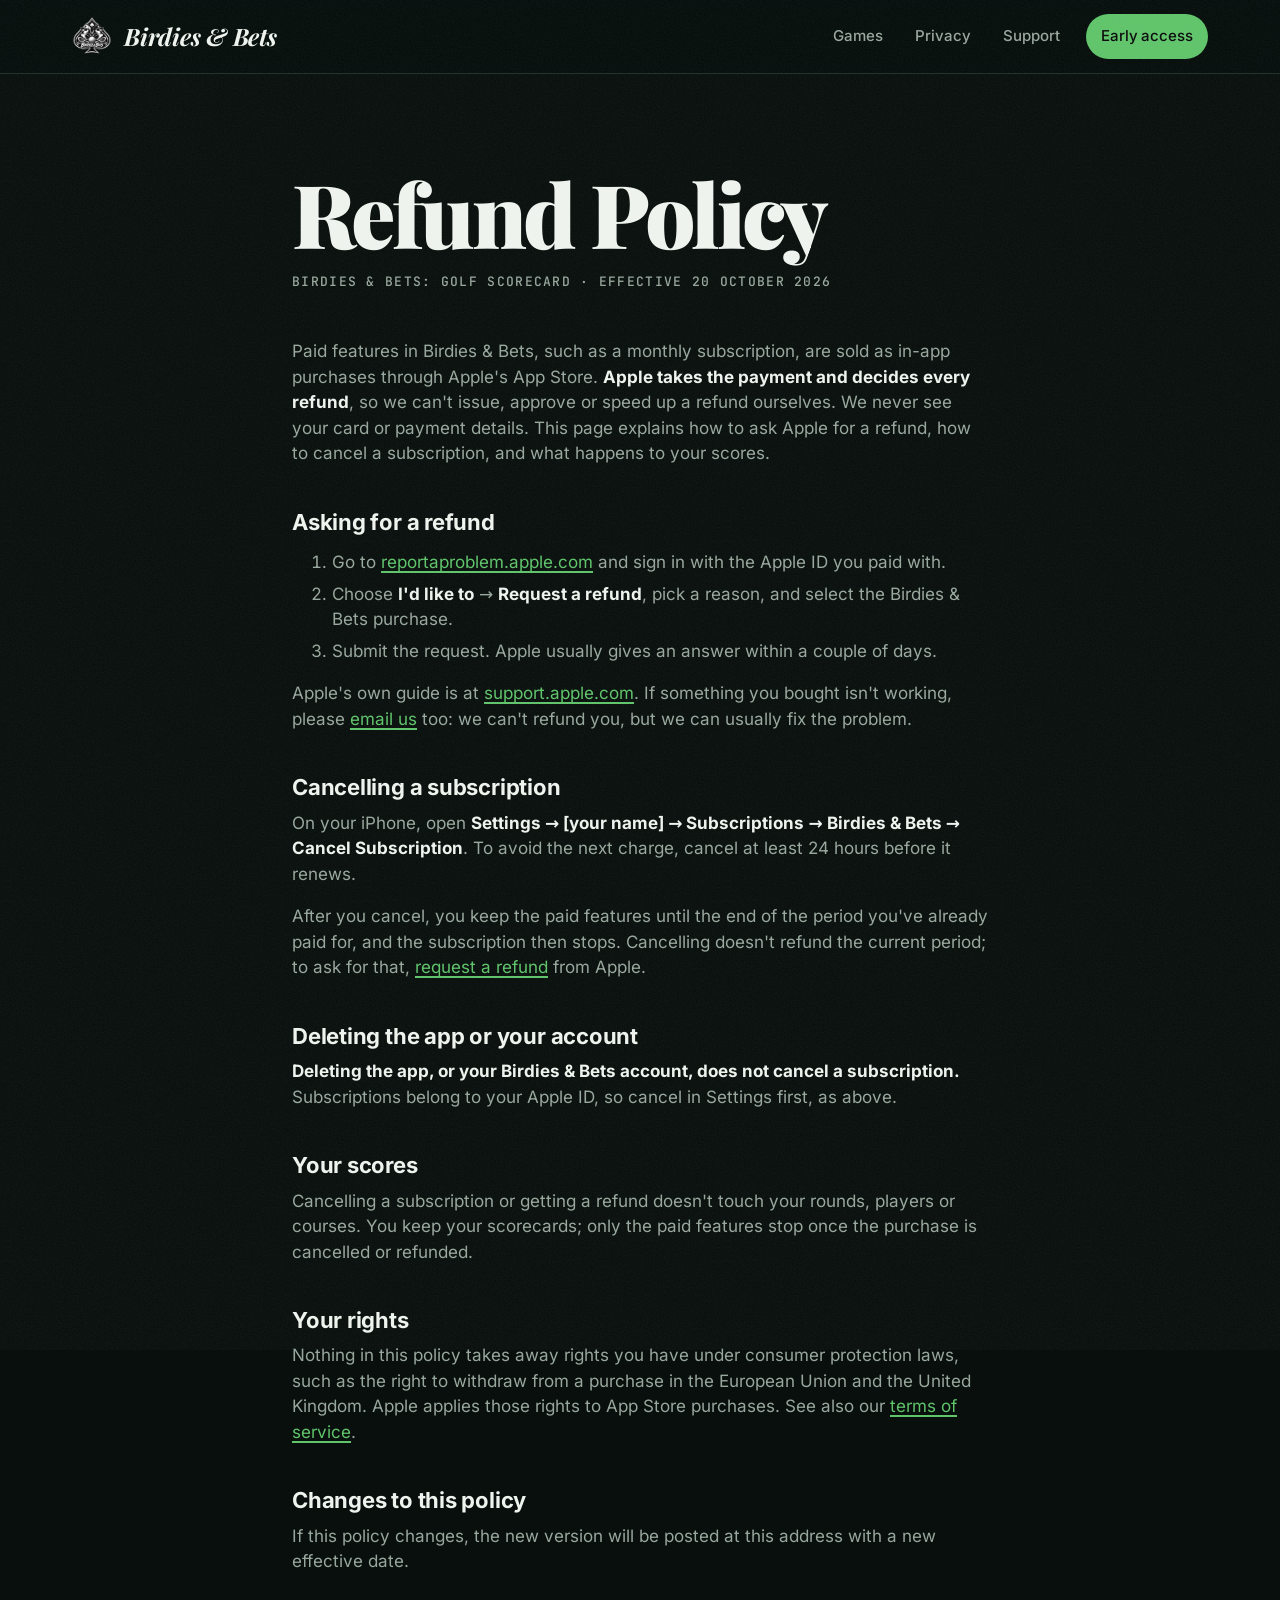
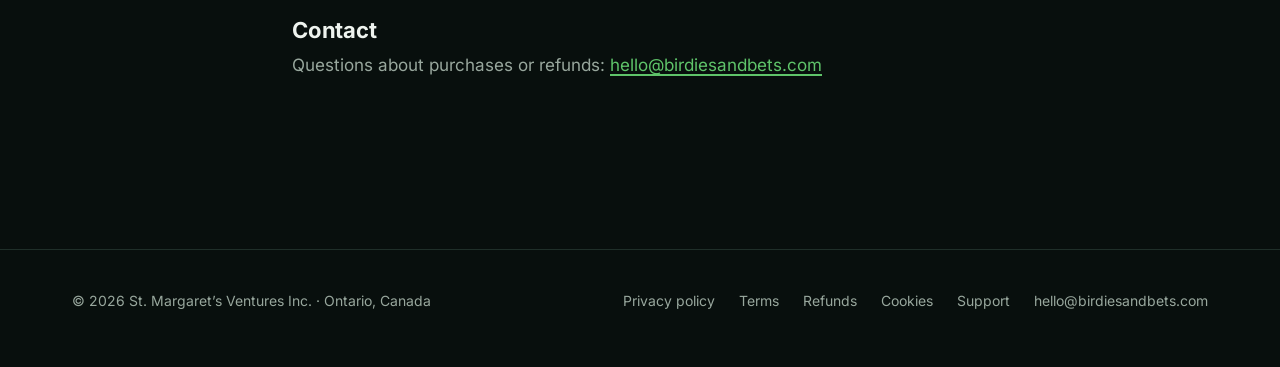
<file: refund.html>
<!doctype html>
<html lang="en">
<head>
<meta charset="utf-8">
<meta name="viewport" content="width=device-width, initial-scale=1">
<meta http-equiv="Content-Security-Policy" content="default-src 'self'; script-src 'self' 'sha256-hM4Jj1PuevU8w85vm0sgBZ5RWbbaTIfgZVZIgbHVAqM='; style-src 'self' 'unsafe-inline'; font-src 'self'; img-src 'self' data:; connect-src 'self'; object-src 'none'; base-uri 'self'; form-action 'none'; upgrade-insecure-requests">
<meta name="referrer" content="strict-origin-when-cross-origin">
<title>Refund Policy — Birdies &amp; Bets</title>
<meta name="description" content="Refund policy for Birdies &amp; Bets: Golf Scorecard. In-app purchases and subscriptions are sold through Apple's App Store, so Apple handles refunds. How to ask for one and how to cancel a subscription.">
<meta name="theme-color" content="#080F0D">
<link rel="canonical" href="https://www.birdiesandbets.com/refund.html">
<link rel="icon" href="assets/img/favicon.png?v=6" type="image/png" sizes="64x64">
<link rel="apple-touch-icon" href="assets/img/apple-touch-icon.png?v=5">
<link rel="stylesheet" href="assets/css/site.css?v=8">
</head>
<body>
<a class="skip" href="#main">Skip to content</a>

<header class="site-header is-scrolled">
  <div class="wrap">
    <a class="brand" href="./" aria-label="Birdies &amp; Bets home">
      <img src="assets/img/logo-96.png?v=3" width="40" height="40" alt="" decoding="async">
      Birdies &amp; Bets
    </a>
    <nav class="nav" aria-label="Site">
      <a href="./#games">Games</a>
      <a href="privacy.html">Privacy</a>
      <a href="support.html">Support</a>
      <a class="btn btn-primary" href="./#download">Early access</a>
    </nav>
  </div>
</header>

<main id="main" class="article">
<div class="wrap narrow">
<h1>Refund Policy</h1>
<p class="meta">Birdies &amp; Bets: Golf Scorecard · Effective 20 October 2026</p>

<p>Paid features in Birdies &amp; Bets, such as a monthly subscription, are sold as in-app purchases through Apple's App Store. <strong>Apple takes the payment and decides every refund</strong>, so we can't issue, approve or speed up a refund ourselves. We never see your card or payment details. This page explains how to ask Apple for a refund, how to cancel a subscription, and what happens to your scores.</p>

<h2 id="request">Asking for a refund</h2>
<ol>
  <li>Go to <a href="https://reportaproblem.apple.com/">reportaproblem.apple.com</a> and sign in with the Apple ID you paid with.</li>
  <li>Choose <strong>I'd like to</strong> → <strong>Request a refund</strong>, pick a reason, and select the Birdies &amp; Bets purchase.</li>
  <li>Submit the request. Apple usually gives an answer within a couple of days.</li>
</ol>
<p>Apple's own guide is at <a href="https://support.apple.com/118223">support.apple.com</a>. If something you bought isn't working, please <a href="mailto:hello@birdiesandbets.com">email us</a> too: we can't refund you, but we can usually fix the problem.</p>

<h2 id="cancel">Cancelling a subscription</h2>
<p>On your iPhone, open <strong>Settings → [your name] → Subscriptions → Birdies &amp; Bets → Cancel Subscription</strong>. To avoid the next charge, cancel at least 24 hours before it renews.</p>
<p>After you cancel, you keep the paid features until the end of the period you've already paid for, and the subscription then stops. Cancelling doesn't refund the current period; to ask for that, <a href="#request">request a refund</a> from Apple.</p>

<h2 id="delete">Deleting the app or your account</h2>
<p><strong>Deleting the app, or your Birdies &amp; Bets account, does not cancel a subscription.</strong> Subscriptions belong to your Apple ID, so cancel in Settings first, as above.</p>

<h2 id="scores">Your scores</h2>
<p>Cancelling a subscription or getting a refund doesn't touch your rounds, players or courses. You keep your scorecards; only the paid features stop once the purchase is cancelled or refunded.</p>

<h2 id="rights">Your rights</h2>
<p>Nothing in this policy takes away rights you have under consumer protection laws, such as the right to withdraw from a purchase in the European Union and the United Kingdom. Apple applies those rights to App Store purchases. See also our <a href="terms.html">terms of service</a>.</p>

<h2>Changes to this policy</h2>
<p>If this policy changes, the new version will be posted at this address with a new effective date.</p>

<h2>Contact</h2>
<p>Questions about purchases or refunds: <a href="mailto:hello@birdiesandbets.com">hello@birdiesandbets.com</a></p>
</div>
</main>

<footer class="site-footer">
  <div class="wrap">
    <span>&copy; 2026 St. Margaret&rsquo;s Ventures Inc. · Ontario, Canada</span>
    <nav aria-label="Footer">
      <a href="privacy.html">Privacy policy</a>
      <a href="terms.html">Terms</a>
      <a href="refund.html">Refunds</a>
      <a href="cookies.html">Cookies</a>
      <a href="support.html">Support</a>
      <a href="mailto:hello@birdiesandbets.com">hello@birdiesandbets.com</a>
    </nav>
  </div>
</footer>
</body>
</html>
</file>
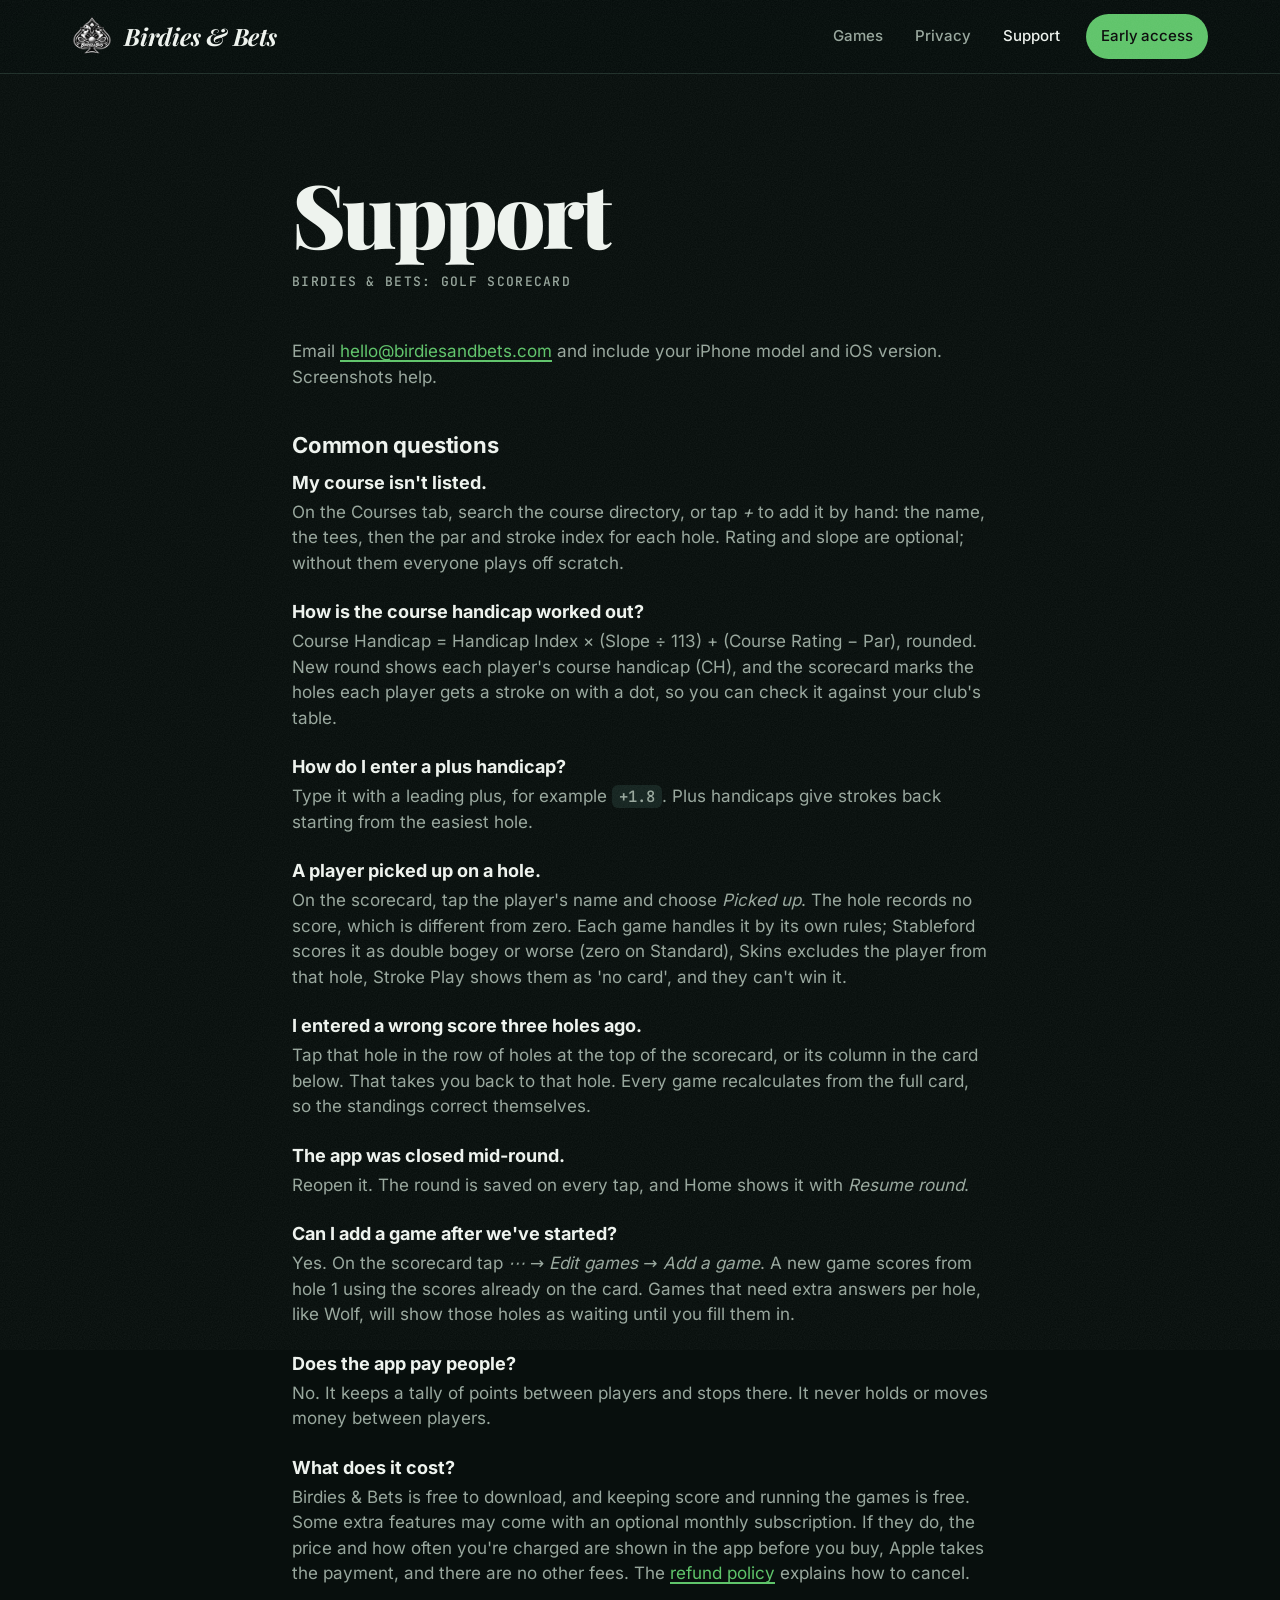
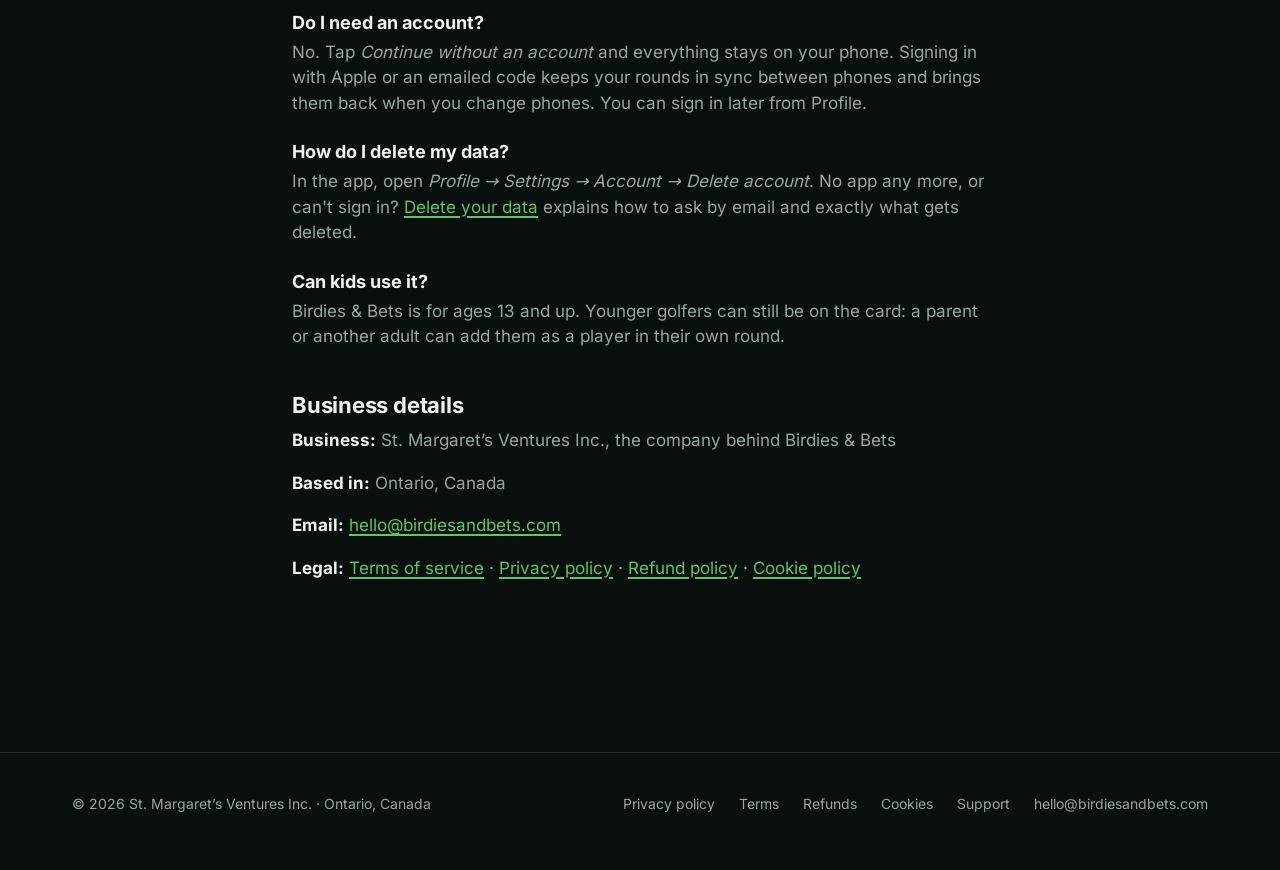
<file: support.html>
<!doctype html>
<html lang="en">
<head>
<meta charset="utf-8">
<meta name="viewport" content="width=device-width, initial-scale=1">
<meta http-equiv="Content-Security-Policy" content="default-src 'self'; script-src 'self' 'sha256-hM4Jj1PuevU8w85vm0sgBZ5RWbbaTIfgZVZIgbHVAqM='; style-src 'self' 'unsafe-inline'; font-src 'self'; img-src 'self' data:; connect-src 'self'; object-src 'none'; base-uri 'self'; form-action 'none'; upgrade-insecure-requests">
<meta name="referrer" content="strict-origin-when-cross-origin">
<title>Support — Birdies &amp; Bets</title>
<meta name="description" content="Support and common questions for Birdies &amp; Bets: Golf Scorecard.">
<meta name="theme-color" content="#080F0D">
<link rel="canonical" href="https://www.birdiesandbets.com/support.html">
<link rel="icon" href="assets/img/favicon.png?v=6" type="image/png" sizes="64x64">
<link rel="apple-touch-icon" href="assets/img/apple-touch-icon.png?v=5">
<link rel="stylesheet" href="assets/css/site.css?v=8">
</head>
<body>
<a class="skip" href="#main">Skip to content</a>

<header class="site-header is-scrolled">
  <div class="wrap">
    <a class="brand" href="./" aria-label="Birdies &amp; Bets home">
      <img src="assets/img/logo-96.png?v=3" width="40" height="40" alt="" decoding="async">
      Birdies &amp; Bets
    </a>
    <nav class="nav" aria-label="Site">
      <a href="./#games">Games</a>
      <a href="privacy.html">Privacy</a>
      <a href="support.html" aria-current="page">Support</a>
      <a class="btn btn-primary" href="./#download">Early access</a>
    </nav>
  </div>
</header>

<main id="main" class="article">
<div class="wrap narrow">
<h1>Support</h1>
<p class="meta">Birdies &amp; Bets: Golf Scorecard</p>

<p>Email <a href="mailto:hello@birdiesandbets.com">hello@birdiesandbets.com</a> and include your iPhone model and iOS version. Screenshots help.</p>

<h2>Common questions</h2>
<div class="faq">

<p><strong>My course isn't listed.</strong> On the Courses tab, search the course directory, or tap <em>+</em> to add it by hand: the name, the tees, then the par and stroke index for each hole. Rating and slope are optional; without them everyone plays off scratch.</p>

<p><strong>How is the course handicap worked out?</strong> Course Handicap = Handicap Index × (Slope ÷ 113) + (Course Rating − Par), rounded. New round shows each player's course handicap (CH), and the scorecard marks the holes each player gets a stroke on with a dot, so you can check it against your club's table.</p>

<p><strong>How do I enter a plus handicap?</strong> Type it with a leading plus, for example <code>+1.8</code>. Plus handicaps give strokes back starting from the easiest hole.</p>

<p><strong>A player picked up on a hole.</strong> On the scorecard, tap the player's name and choose <em>Picked up</em>. The hole records no score, which is different from zero. Each game handles it by its own rules; Stableford scores it as double bogey or worse (zero on Standard), Skins excludes the player from that hole, Stroke Play shows them as 'no card', and they can't win it.</p>

<p><strong>I entered a wrong score three holes ago.</strong> Tap that hole in the row of holes at the top of the scorecard, or its column in the card below. That takes you back to that hole. Every game recalculates from the full card, so the standings correct themselves.</p>

<p><strong>The app was closed mid-round.</strong> Reopen it. The round is saved on every tap, and Home shows it with <em>Resume round</em>.</p>

<p><strong>Can I add a game after we've started?</strong> Yes. On the scorecard tap <em>⋯</em> → <em>Edit games</em> → <em>Add a game</em>. A new game scores from hole 1 using the scores already on the card. Games that need extra answers per hole, like Wolf, will show those holes as waiting until you fill them in.</p>

<p><strong>Does the app pay people?</strong> No. It keeps a tally of points between players and stops there. It never holds or moves money between players.</p>

<p><strong>What does it cost?</strong> Birdies &amp; Bets is free to download, and keeping score and running the games is free. Some extra features may come with an optional monthly subscription. If they do, the price and how often you're charged are shown in the app before you buy, Apple takes the payment, and there are no other fees. The <a href="refund.html">refund policy</a> explains how to cancel.</p>

<p><strong>Do I need an account?</strong> No. Tap <em>Continue without an account</em> and everything stays on your phone. Signing in with Apple or an emailed code keeps your rounds in sync between phones and brings them back when you change phones. You can sign in later from Profile.</p>

<p><strong>How do I delete my data?</strong> In the app, open <em>Profile → Settings → Account → Delete account</em>. No app any more, or can't sign in? <a href="delete-account.html">Delete your data</a> explains how to ask by email and exactly what gets deleted.</p>

<p><strong>Can kids use it?</strong> Birdies &amp; Bets is for ages 13 and up. Younger golfers can still be on the card: a parent or another adult can add them as a player in their own round.</p>

</div>

<h2 id="business">Business details</h2>
<p><strong>Business:</strong> St. Margaret&rsquo;s Ventures Inc., the company behind Birdies &amp; Bets</p>
<p><strong>Based in:</strong> Ontario, Canada</p>
<p><strong>Email:</strong> <a href="mailto:hello@birdiesandbets.com">hello@birdiesandbets.com</a></p>
<p><strong>Legal:</strong> <a href="terms.html">Terms of service</a> · <a href="privacy.html">Privacy policy</a> · <a href="refund.html">Refund policy</a> · <a href="cookies.html">Cookie policy</a></p>
</div>
</main>

<footer class="site-footer">
  <div class="wrap">
    <span>&copy; 2026 St. Margaret&rsquo;s Ventures Inc. · Ontario, Canada</span>
    <nav aria-label="Footer">
      <a href="privacy.html">Privacy policy</a>
      <a href="terms.html">Terms</a>
      <a href="refund.html">Refunds</a>
      <a href="cookies.html">Cookies</a>
      <a href="support.html">Support</a>
      <a href="mailto:hello@birdiesandbets.com">hello@birdiesandbets.com</a>
    </nav>
  </div>
</footer>
</body>
</html>
</file>
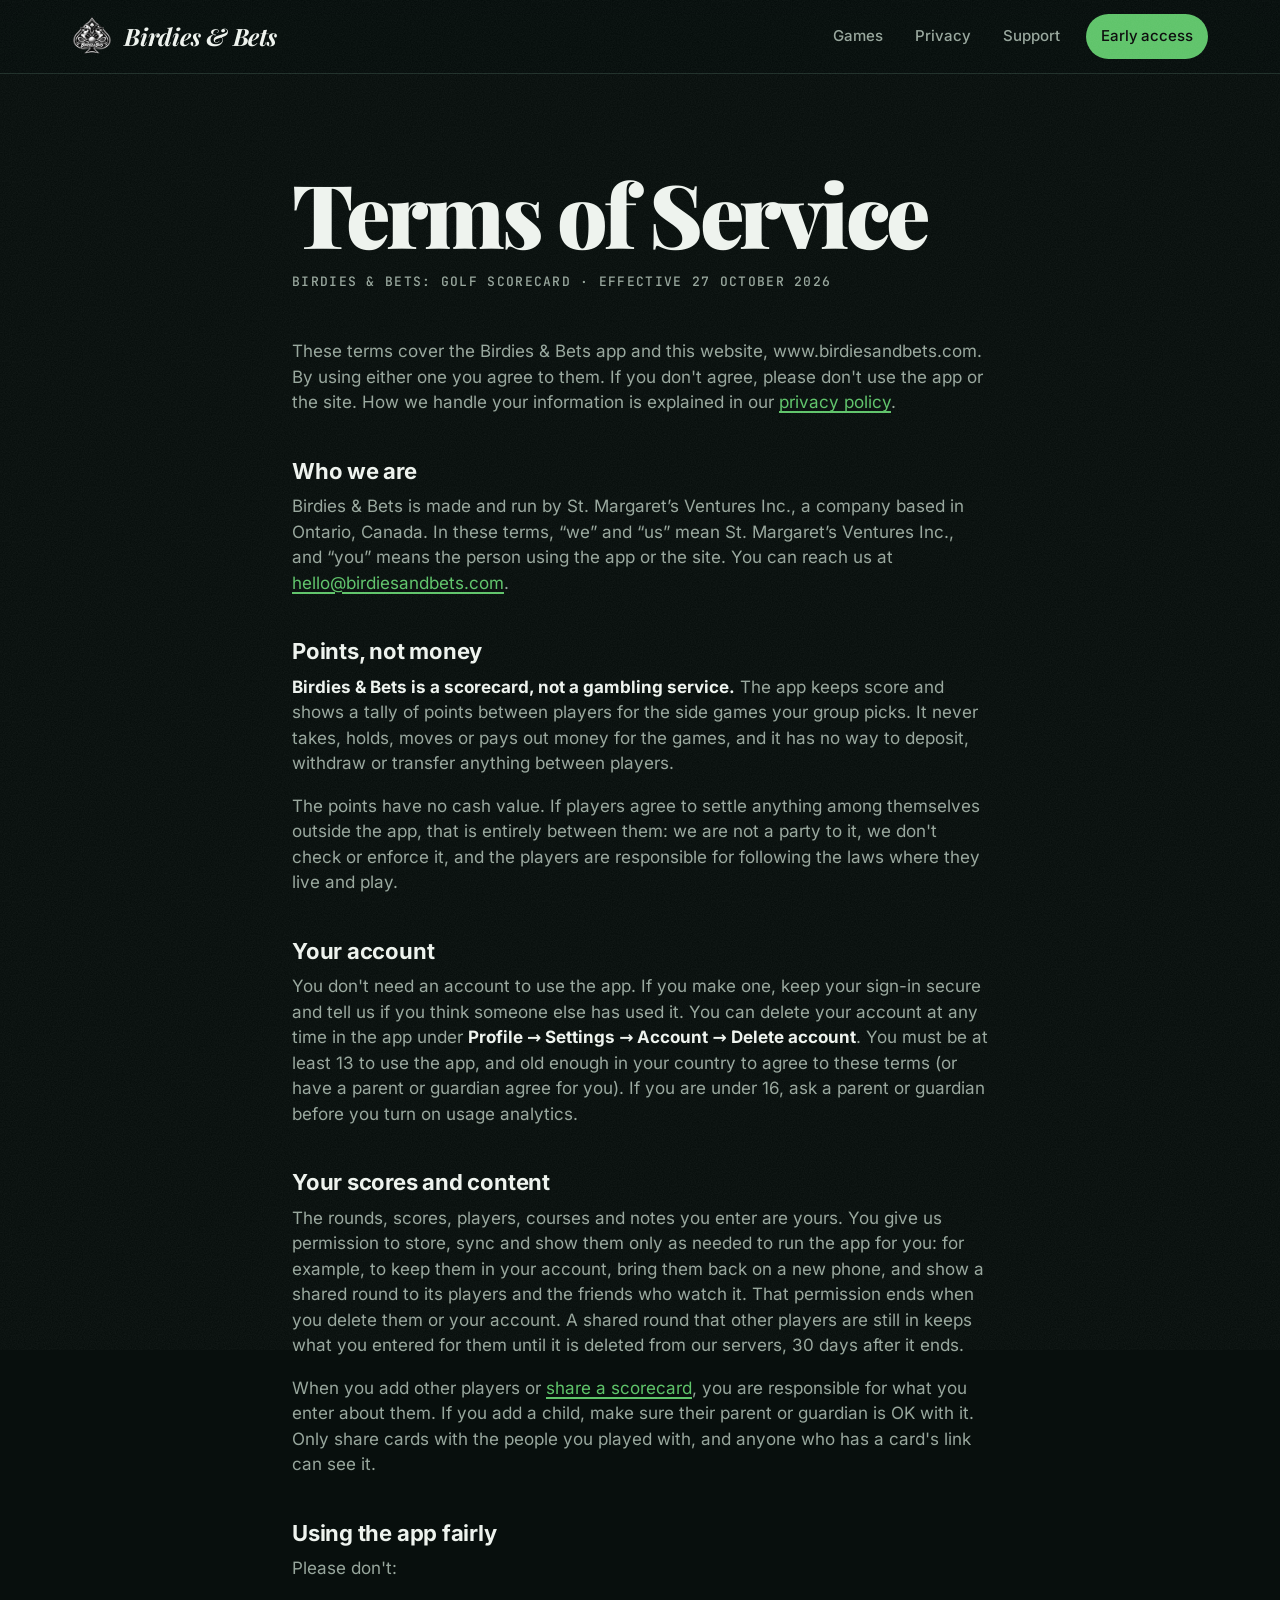
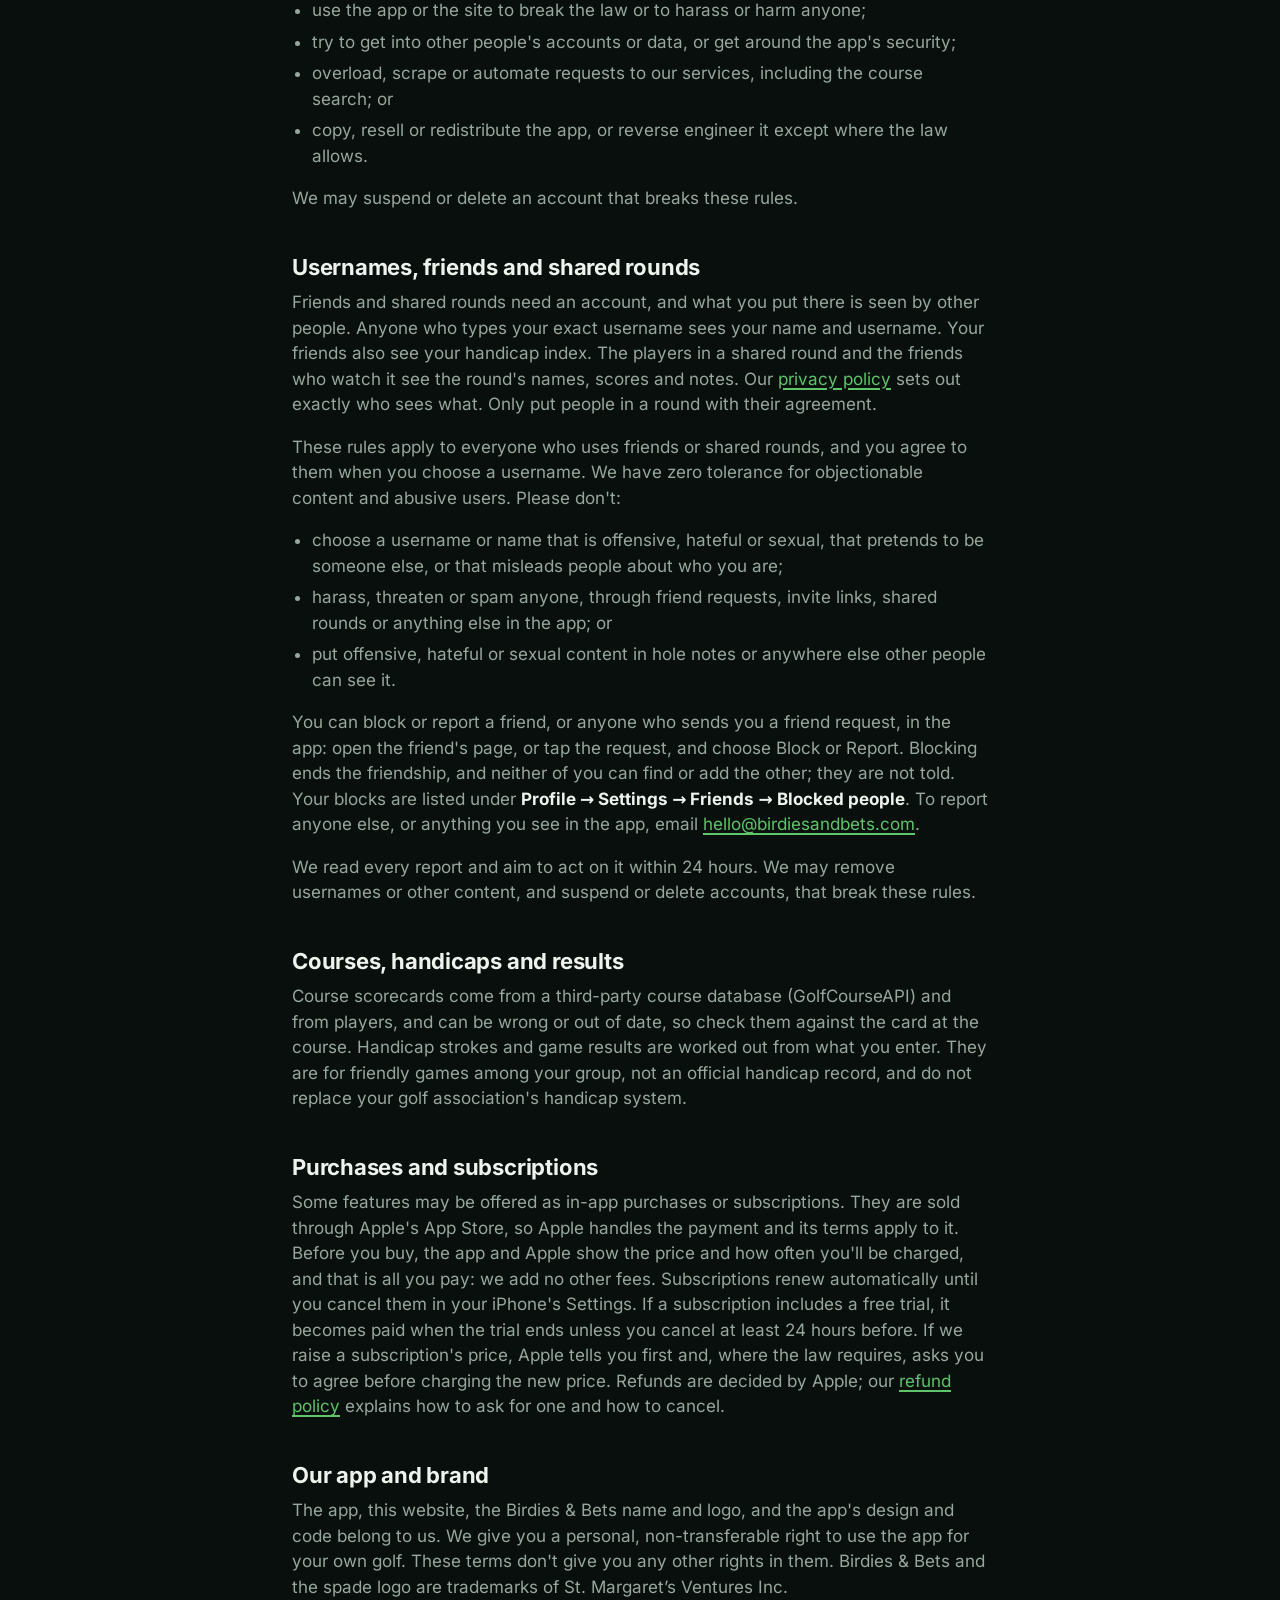
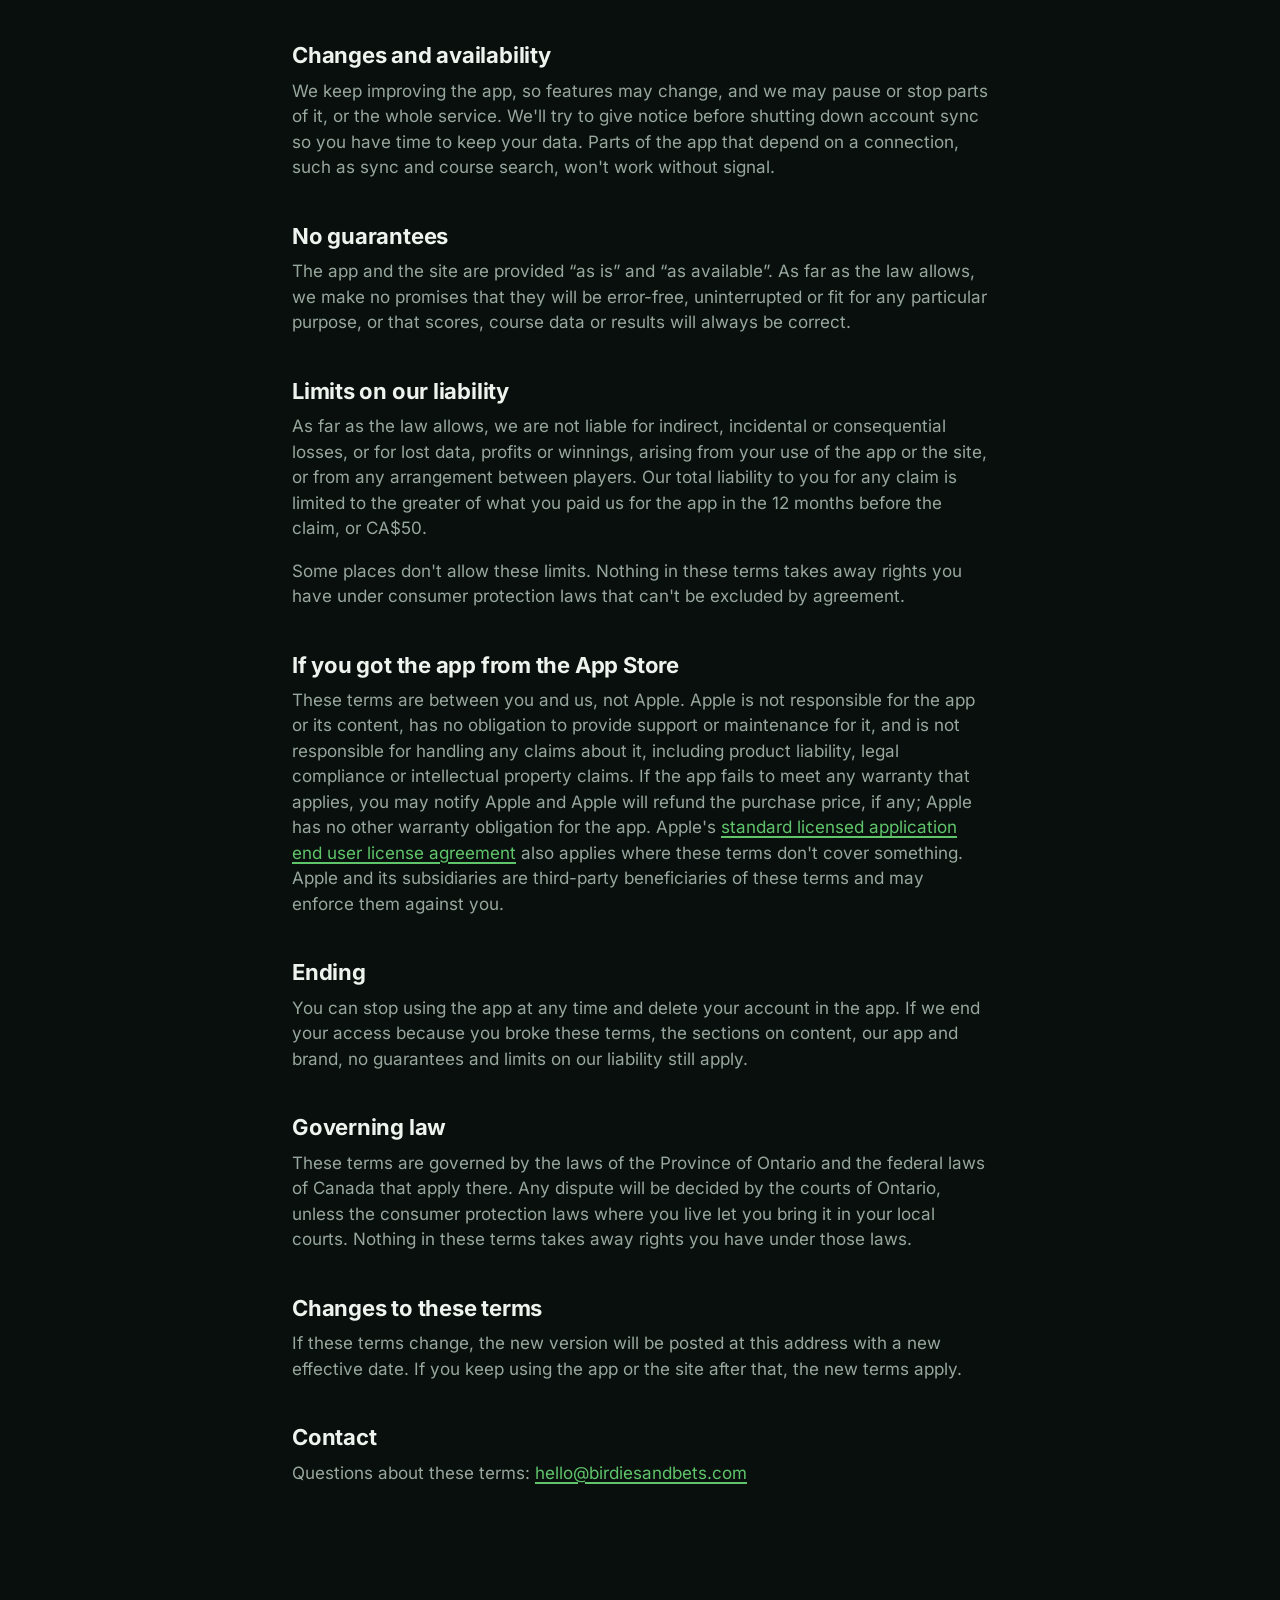
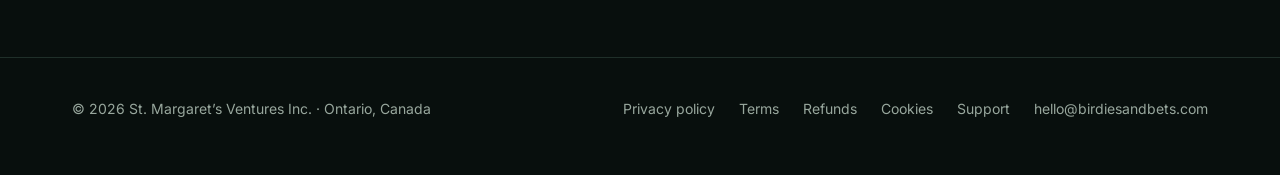
<file: terms.html>
<!doctype html>
<html lang="en">
<head>
<meta charset="utf-8">
<meta name="viewport" content="width=device-width, initial-scale=1">
<meta http-equiv="Content-Security-Policy" content="default-src 'self'; script-src 'self' 'sha256-hM4Jj1PuevU8w85vm0sgBZ5RWbbaTIfgZVZIgbHVAqM='; style-src 'self' 'unsafe-inline'; font-src 'self'; img-src 'self' data:; connect-src 'self'; object-src 'none'; base-uri 'self'; form-action 'none'; upgrade-insecure-requests">
<meta name="referrer" content="strict-origin-when-cross-origin">
<title>Terms of Service — Birdies &amp; Bets</title>
<meta name="description" content="Terms of service for Birdies &amp; Bets: Golf Scorecard. A scorecard that tracks points between players: no real money, no gambling. Your account, your scores, and the rules for using the app and this website.">
<meta name="theme-color" content="#080F0D">
<link rel="canonical" href="https://www.birdiesandbets.com/terms.html">
<link rel="icon" href="assets/img/favicon.png?v=6" type="image/png" sizes="64x64">
<link rel="apple-touch-icon" href="assets/img/apple-touch-icon.png?v=5">
<link rel="stylesheet" href="assets/css/site.css?v=8">
</head>
<body>
<a class="skip" href="#main">Skip to content</a>

<header class="site-header is-scrolled">
  <div class="wrap">
    <a class="brand" href="./" aria-label="Birdies &amp; Bets home">
      <img src="assets/img/logo-96.png?v=3" width="40" height="40" alt="" decoding="async">
      Birdies &amp; Bets
    </a>
    <nav class="nav" aria-label="Site">
      <a href="./#games">Games</a>
      <a href="privacy.html">Privacy</a>
      <a href="support.html">Support</a>
      <a class="btn btn-primary" href="./#download">Early access</a>
    </nav>
  </div>
</header>

<main id="main" class="article">
<div class="wrap narrow">
<h1>Terms of Service</h1>
<p class="meta">Birdies &amp; Bets: Golf Scorecard · Effective 27 October 2026</p>

<p>These terms cover the Birdies &amp; Bets app and this website, www.birdiesandbets.com. By using either one you agree to them. If you don't agree, please don't use the app or the site. How we handle your information is explained in our <a href="privacy.html">privacy policy</a>.</p>

<h2 id="who">Who we are</h2>
<p>Birdies &amp; Bets is made and run by St. Margaret&rsquo;s Ventures Inc., a company based in Ontario, Canada. In these terms, “we” and “us” mean St. Margaret&rsquo;s Ventures Inc., and “you” means the person using the app or the site. You can reach us at <a href="mailto:hello@birdiesandbets.com">hello@birdiesandbets.com</a>.</p>

<h2 id="points">Points, not money</h2>
<p><strong>Birdies &amp; Bets is a scorecard, not a gambling service.</strong> The app keeps score and shows a tally of points between players for the side games your group picks. It never takes, holds, moves or pays out money for the games, and it has no way to deposit, withdraw or transfer anything between players.</p>
<p>The points have no cash value. If players agree to settle anything among themselves outside the app, that is entirely between them: we are not a party to it, we don't check or enforce it, and the players are responsible for following the laws where they live and play.</p>

<h2 id="account">Your account</h2>
<p>You don't need an account to use the app. If you make one, keep your sign-in secure and tell us if you think someone else has used it. You can delete your account at any time in the app under <strong>Profile → Settings → Account → Delete account</strong>. You must be at least 13 to use the app, and old enough in your country to agree to these terms (or have a parent or guardian agree for you). If you are under 16, ask a parent or guardian before you turn on usage analytics.</p>

<h2 id="content">Your scores and content</h2>
<p>The rounds, scores, players, courses and notes you enter are yours. You give us permission to store, sync and show them only as needed to run the app for you: for example, to keep them in your account, bring them back on a new phone, and show a shared round to its players and the friends who watch it. That permission ends when you delete them or your account. A shared round that other players are still in keeps what you entered for them until it is deleted from our servers, 30 days after it ends.</p>
<p>When you add other players or <a href="privacy.html#shared-scorecards">share a scorecard</a>, you are responsible for what you enter about them. If you add a child, make sure their parent or guardian is OK with it. Only share cards with the people you played with, and anyone who has a card's link can see it.</p>

<h2 id="use">Using the app fairly</h2>
<p>Please don't:</p>
<ul>
  <li>use the app or the site to break the law or to harass or harm anyone;</li>
  <li>try to get into other people's accounts or data, or get around the app's security;</li>
  <li>overload, scrape or automate requests to our services, including the course search; or</li>
  <li>copy, resell or redistribute the app, or reverse engineer it except where the law allows.</li>
</ul>
<p>We may suspend or delete an account that breaks these rules.</p>

<h2 id="friends">Usernames, friends and shared rounds</h2>
<p>Friends and shared rounds need an account, and what you put there is seen by other people. Anyone who types your exact username sees your name and username. Your friends also see your handicap index. The players in a shared round and the friends who watch it see the round's names, scores and notes. Our <a href="privacy.html#friends">privacy policy</a> sets out exactly who sees what. Only put people in a round with their agreement.</p>
<p>These rules apply to everyone who uses friends or shared rounds, and you agree to them when you choose a username. We have zero tolerance for objectionable content and abusive users. Please don't:</p>
<ul>
  <li>choose a username or name that is offensive, hateful or sexual, that pretends to be someone else, or that misleads people about who you are;</li>
  <li>harass, threaten or spam anyone, through friend requests, invite links, shared rounds or anything else in the app; or</li>
  <li>put offensive, hateful or sexual content in hole notes or anywhere else other people can see it.</li>
</ul>
<p>You can block or report a friend, or anyone who sends you a friend request, in the app: open the friend's page, or tap the request, and choose Block or Report. Blocking ends the friendship, and neither of you can find or add the other; they are not told. Your blocks are listed under <strong>Profile → Settings → Friends → Blocked people</strong>. To report anyone else, or anything you see in the app, email <a href="mailto:hello@birdiesandbets.com">hello@birdiesandbets.com</a>.</p>
<p>We read every report and aim to act on it within 24 hours. We may remove usernames or other content, and suspend or delete accounts, that break these rules.</p>

<h2 id="accuracy">Courses, handicaps and results</h2>
<p>Course scorecards come from a third-party course database (GolfCourseAPI) and from players, and can be wrong or out of date, so check them against the card at the course. Handicap strokes and game results are worked out from what you enter. They are for friendly games among your group, not an official handicap record, and do not replace your golf association's handicap system.</p>

<h2 id="purchases">Purchases and subscriptions</h2>
<p>Some features may be offered as in-app purchases or subscriptions. They are sold through Apple's App Store, so Apple handles the payment and its terms apply to it. Before you buy, the app and Apple show the price and how often you'll be charged, and that is all you pay: we add no other fees. Subscriptions renew automatically until you cancel them in your iPhone's Settings. If a subscription includes a free trial, it becomes paid when the trial ends unless you cancel at least 24 hours before. If we raise a subscription's price, Apple tells you first and, where the law requires, asks you to agree before charging the new price. Refunds are decided by Apple; our <a href="refund.html">refund policy</a> explains how to ask for one and how to cancel.</p>

<h2 id="ours">Our app and brand</h2>
<p>The app, this website, the Birdies &amp; Bets name and logo, and the app's design and code belong to us. We give you a personal, non-transferable right to use the app for your own golf. These terms don't give you any other rights in them. Birdies &amp; Bets and the spade logo are trademarks of St. Margaret&rsquo;s Ventures Inc.</p>

<h2 id="changes-to-app">Changes and availability</h2>
<p>We keep improving the app, so features may change, and we may pause or stop parts of it, or the whole service. We'll try to give notice before shutting down account sync so you have time to keep your data. Parts of the app that depend on a connection, such as sync and course search, won't work without signal.</p>

<h2 id="disclaimer">No guarantees</h2>
<p>The app and the site are provided “as is” and “as available”. As far as the law allows, we make no promises that they will be error-free, uninterrupted or fit for any particular purpose, or that scores, course data or results will always be correct.</p>

<h2 id="liability">Limits on our liability</h2>
<p>As far as the law allows, we are not liable for indirect, incidental or consequential losses, or for lost data, profits or winnings, arising from your use of the app or the site, or from any arrangement between players. Our total liability to you for any claim is limited to the greater of what you paid us for the app in the 12 months before the claim, or CA$50.</p>
<p>Some places don't allow these limits. Nothing in these terms takes away rights you have under consumer protection laws that can't be excluded by agreement.</p>

<h2 id="apple">If you got the app from the App Store</h2>
<p>These terms are between you and us, not Apple. Apple is not responsible for the app or its content, has no obligation to provide support or maintenance for it, and is not responsible for handling any claims about it, including product liability, legal compliance or intellectual property claims. If the app fails to meet any warranty that applies, you may notify Apple and Apple will refund the purchase price, if any; Apple has no other warranty obligation for the app. Apple's <a href="https://www.apple.com/legal/internet-services/itunes/dev/stdeula/">standard licensed application end user license agreement</a> also applies where these terms don't cover something. Apple and its subsidiaries are third-party beneficiaries of these terms and may enforce them against you.</p>

<h2 id="ending">Ending</h2>
<p>You can stop using the app at any time and delete your account in the app. If we end your access because you broke these terms, the sections on content, our app and brand, no guarantees and limits on our liability still apply.</p>

<h2 id="law">Governing law</h2>
<p>These terms are governed by the laws of the Province of Ontario and the federal laws of Canada that apply there. Any dispute will be decided by the courts of Ontario, unless the consumer protection laws where you live let you bring it in your local courts. Nothing in these terms takes away rights you have under those laws.</p>

<h2>Changes to these terms</h2>
<p>If these terms change, the new version will be posted at this address with a new effective date. If you keep using the app or the site after that, the new terms apply.</p>

<h2>Contact</h2>
<p>Questions about these terms: <a href="mailto:hello@birdiesandbets.com">hello@birdiesandbets.com</a></p>
</div>
</main>

<footer class="site-footer">
  <div class="wrap">
    <span>&copy; 2026 St. Margaret&rsquo;s Ventures Inc. · Ontario, Canada</span>
    <nav aria-label="Footer">
      <a href="privacy.html">Privacy policy</a>
      <a href="terms.html">Terms</a>
      <a href="refund.html">Refunds</a>
      <a href="cookies.html">Cookies</a>
      <a href="support.html">Support</a>
      <a href="mailto:hello@birdiesandbets.com">hello@birdiesandbets.com</a>
    </nav>
  </div>
</footer>
</body>
</html>
</file>
<file: assets/css/site.css>
/* Birdies & Bets — site stylesheet (v3, dark editorial, green)
   Direction: exaggerated minimalism. One accent, oversized display type, extreme whitespace. */

/* Self-hosted fonts (latin subsets of the Google Fonts variable files; licences in assets/fonts/OFL-*.txt).
   Served from this site so visitors' browsers never contact Google. */
@font-face { font-family: "Inter"; font-style: normal; font-weight: 400 700; font-display: swap; src: url("../fonts/inter.woff2") format("woff2"); unicode-range: U+0000-00FF, U+0131, U+0152-0153, U+02BB-02BC, U+02C6, U+02DA, U+02DC, U+0304, U+0308, U+0329, U+2000-206F, U+20AC, U+2122, U+2191, U+2193, U+2212, U+2215, U+FEFF, U+FFFD; }
@font-face { font-family: "Playfair Display"; font-style: normal; font-weight: 700 900; font-display: swap; src: url("../fonts/playfair-display.woff2") format("woff2"); unicode-range: U+0000-00FF, U+0131, U+0152-0153, U+02BB-02BC, U+02C6, U+02DA, U+02DC, U+0304, U+0308, U+0329, U+2000-206F, U+20AC, U+2122, U+2191, U+2193, U+2212, U+2215, U+FEFF, U+FFFD; }
@font-face { font-family: "Playfair Display"; font-style: italic; font-weight: 400 900; font-display: swap; src: url("../fonts/playfair-display-italic.woff2") format("woff2"); unicode-range: U+0000-00FF, U+0131, U+0152-0153, U+02BB-02BC, U+02C6, U+02DA, U+02DC, U+0304, U+0308, U+0329, U+2000-206F, U+20AC, U+2122, U+2191, U+2193, U+2212, U+2215, U+FEFF, U+FFFD; }
@font-face { font-family: "JetBrains Mono"; font-style: normal; font-weight: 500; font-display: swap; src: url("../fonts/jetbrains-mono.woff2") format("woff2"); unicode-range: U+0000-00FF, U+0131, U+0152-0153, U+02BB-02BC, U+02C6, U+02DA, U+02DC, U+0304, U+0308, U+0329, U+2000-206F, U+20AC, U+2122, U+2191, U+2193, U+2212, U+2215, U+FEFF, U+FFFD; }

:root {
  color-scheme: dark;

  --ground: #080F0D;
  --raised: #0F1A16;
  --raised-2: #152420;
  --hair: #1F2F29;
  --hair-2: #2E4038;
  --text: #EEF3EE;
  --muted: #98A79D;
  --muted-2: #77867C;
  --accent: #5FC46A;
  --accent-hover: #7DD486;
  --gold: #C9A64A;
  --on-accent: #0A0A0A;
  --positive: #8FB07A;

  --serif: "Playfair Display", Georgia, "Times New Roman", serif;
  --sans: "Inter", ui-sans-serif, system-ui, -apple-system, "Segoe UI", sans-serif;
  --mono: "JetBrains Mono", ui-monospace, "SF Mono", Menlo, Consolas, monospace;

  --max: 1200px;
  --gutter: 16px;
  --section: clamp(96px, 12vw, 160px);
  --r: 20px;
  --r-lg: 28px;
  --pill: 999px;
  --t-fast: 150ms ease;
  --t: 240ms cubic-bezier(.2,.7,.2,1);
}

@media (min-width: 768px) { :root { --gutter: 32px; } }

/* ---------- base ---------- */

*, *::before, *::after { box-sizing: border-box; }
html { -webkit-text-size-adjust: 100%; background: var(--ground); scroll-padding-top: 88px; } /* keeps focus and anchors clear of the fixed header */
body {
  margin: 0;
  background: var(--ground);
  color: var(--text);
  font-family: var(--sans);
  font-size: 17px;
  line-height: 1.5;
  font-weight: 400;
  -webkit-font-smoothing: antialiased;
  overflow-x: clip;
}
h1, h2, h3 { margin: 0; font-weight: 900; letter-spacing: -0.02em; line-height: 1.02; }
h1 { font-family: var(--serif); }
h2 { font-family: var(--serif); font-size: clamp(38px, 5.5vw, 76px); letter-spacing: -0.03em; }
h3 { font-family: var(--sans); font-weight: 700; font-size: 20px; letter-spacing: -0.01em; }
p { margin: 0 0 1em; }
a { color: var(--accent); text-underline-offset: 3px; text-decoration-thickness: 1.5px; }
a:hover { color: var(--accent-hover); }
strong { font-weight: 700; color: var(--text); }
em { font-style: italic; }
img, video, svg { display: block; max-width: 100%; }
img { height: auto; }
ul { padding-left: 1.2em; }
li { margin: 6px 0; }
code { font-family: var(--mono); font-size: 0.92em; background: var(--raised-2); padding: 1px 7px; border-radius: 6px; }
button { font: inherit; color: inherit; }

:focus-visible { outline: 2px solid var(--accent); outline-offset: 4px; border-radius: 4px; }

::selection { background: var(--accent); color: var(--on-accent); }

@media (prefers-reduced-motion: reduce) {
  *, *::before, *::after { animation-duration: 0.001ms !important; animation-iteration-count: 1 !important; transition-duration: 0.001ms !important; }
}

.wrap { width: 100%; max-width: var(--max); margin-inline: auto; padding-inline: var(--gutter); }
.narrow { max-width: 760px; }
.visually-hidden { position: absolute; width: 1px; height: 1px; margin: -1px; padding: 0; overflow: hidden; clip: rect(0 0 0 0); white-space: nowrap; border: 0; }
.skip { position: absolute; left: var(--gutter); top: -60px; z-index: 200; background: var(--accent); color: var(--on-accent); padding: 10px 16px; border-radius: var(--pill); font-weight: 700; text-decoration: none; }
.skip:focus { top: 12px; }

.eyebrow {
  display: inline-flex; align-items: center; gap: 10px;
  font-family: var(--mono); font-weight: 500; font-size: 13px; letter-spacing: 0.14em; text-transform: uppercase;
  color: var(--muted);
}
.eyebrow::before { content: ""; width: 24px; height: 1px; background: var(--accent); }

.lede { font-size: clamp(18px, 1.6vw, 22px); line-height: 1.45; color: var(--muted); max-width: 40ch; }

/* ---------- buttons ---------- */

.btn {
  display: inline-flex; align-items: center; justify-content: center; gap: 10px;
  min-height: 48px; padding: 0 24px;
  border: 1px solid transparent; border-radius: var(--pill);
  font-weight: 600; font-size: 16px; letter-spacing: -0.005em; text-decoration: none; white-space: nowrap;
  cursor: pointer;
  transition: background-color var(--t-fast), color var(--t-fast), border-color var(--t-fast), transform var(--t-fast), opacity var(--t-fast);
}
.btn:hover { transform: translateY(-1px); }
.btn:active { transform: translateY(0); opacity: 0.9; }
.btn-primary { background: var(--accent); color: var(--on-accent); }
.btn-primary:hover { background: var(--accent-hover); color: var(--on-accent); }
.btn-ghost { background: transparent; color: var(--text); border-color: var(--hair-2); }
.btn-ghost:hover { border-color: var(--muted); color: var(--text); }
.btn-lg { min-height: 60px; padding: 0 32px; font-size: 18px; }
.btn svg { width: 20px; height: 20px; flex: none; }

/* ---------- header ---------- */

.site-header {
  position: fixed; top: 0; left: 0; right: 0; z-index: 100;
  padding: 14px 0;
  transition: background-color var(--t), border-color var(--t), backdrop-filter var(--t);
  border-bottom: 1px solid transparent;
}
.site-header.is-scrolled {
  background: rgba(8,15,13,0.72);
  background: color-mix(in srgb, var(--ground) 72%, transparent);
  backdrop-filter: blur(14px) saturate(140%);
  -webkit-backdrop-filter: blur(14px) saturate(140%);
  border-bottom-color: var(--hair);
}
.site-header .wrap { display: flex; align-items: center; justify-content: space-between; gap: 16px; }
.brand { display: inline-flex; align-items: center; gap: 12px; text-decoration: none; color: var(--text); font-family: var(--serif); font-style: italic; font-weight: 700; font-size: 24px; letter-spacing: -0.01em; }
.brand:hover { color: var(--text); }
.brand { perspective: 400px; }
.brand img { width: 40px; height: 40px; backface-visibility: visible; }
.brand:hover img, .brand:focus-visible img { animation: chip-flip 0.8s cubic-bezier(.3,.7,.3,1); }
@keyframes chip-flip { from { transform: rotateY(0); } to { transform: rotateY(360deg); } }
@media (prefers-reduced-motion: reduce) { .brand:hover img, .brand:focus-visible img { animation: none; } }

/* putting-green scroll progress, sits on the header's bottom edge */
.putt { position: absolute; left: var(--gutter); right: var(--gutter); bottom: -6px; height: 12px; pointer-events: none; opacity: 0; transition: opacity var(--t); }
.site-header.is-scrolled .putt.is-on { opacity: 1; }
.putt-line { position: absolute; left: 0; right: 22px; top: 5px; height: 2px; background: var(--hair-2); border-radius: 2px; }
.putt-fill { position: absolute; inset: 0; background: linear-gradient(90deg, rgba(95,196,106,0.15), var(--accent)); transform-origin: left center; transform: scaleX(0); border-radius: 2px; }
.putt-ball { position: absolute; left: -5px; top: -4px; width: 10px; height: 10px; border-radius: 50%; background: radial-gradient(circle at 35% 30%, #fff 0%, #E6ECE6 55%, #B9C4BC 100%); box-shadow: 0 1px 3px rgba(0,0,0,0.6); }
.putt-ball::after { content: ""; position: absolute; inset: 0; border-radius: 50%; background: radial-gradient(circle at 30% 60%, rgba(0,0,0,0.18) 0 1px, transparent 1.5px), radial-gradient(circle at 65% 40%, rgba(0,0,0,0.18) 0 1px, transparent 1.5px), radial-gradient(circle at 55% 75%, rgba(0,0,0,0.14) 0 1px, transparent 1.5px); }
.putt-cup { position: absolute; right: 0; top: 2px; width: 16px; height: 7px; border-radius: 50%; background: #020504; box-shadow: inset 0 1px 2px rgba(0,0,0,0.9), 0 0 0 1px var(--hair-2); }
.putt-flag { position: absolute; left: 8px; bottom: 3px; width: 1px; height: 16px; background: var(--muted); transform-origin: bottom center; }
.putt-flag i { position: absolute; left: 1px; top: 0; width: 9px; height: 6px; transform-origin: left center; }
.putt-flag i::before { content: ""; position: absolute; inset: 0; background: var(--accent); clip-path: polygon(0 0, 100% 50%, 0 100%); transform-origin: left center; animation: flutter 1.8s ease-in-out infinite; }
@keyframes flutter { 0%,100% { transform: scaleX(1) skewY(0); } 50% { transform: scaleX(0.86) skewY(6deg); } }
.putt.is-holed .putt-cup { box-shadow: inset 0 1px 2px rgba(0,0,0,0.9), 0 0 0 1px var(--accent), 0 0 12px 2px rgba(95,196,106,0.45); }
@media (prefers-reduced-motion: reduce) { .putt-ball { display: none; } }
.nav { display: flex; align-items: center; gap: 4px; }
.nav a { color: var(--muted); text-decoration: none; font-weight: 500; font-size: 15px; padding: 10px 14px; border-radius: var(--pill); min-height: 44px; display: inline-flex; align-items: center; transition: color var(--t-fast), background-color var(--t-fast); }
.nav a:hover { color: var(--text); }
.nav a[aria-current="page"] { color: var(--text); }
.nav .btn { margin-left: 8px; min-height: 44px; }
.nav a.btn-primary, .nav a.btn-primary:hover { color: var(--on-accent); }
@media (max-width: 640px) { .nav a:not(.btn) { display: none; } }

/* ---------- hero ---------- */

.hero { position: relative; min-height: 100svh; overflow: clip; isolation: isolate; }
.hero-media { position: absolute; inset: 0; z-index: -2; }
.hero-media canvas { position: relative; width: 100%; height: 100%; object-fit: cover; opacity: .55; mix-blend-mode: screen; }
.hero-photo, .hero-photo img { position: absolute; inset: 0; width: 100%; height: 100%; }
.hero-photo img { object-fit: cover; object-position: 68% 60%; filter: brightness(.66) contrast(1.05) saturate(1.05); }
.hero-media .poster { position: absolute; inset: 0; background:
  radial-gradient(120% 80% at 70% 20%, #0F2A1C 0%, transparent 60%),
  radial-gradient(80% 60% at 20% 90%, #081A14 0%, transparent 60%),
  var(--ground); }
.hero-scrim { position: absolute; inset: 0; z-index: -1; background:
  radial-gradient(60% 70% at 22% 55%, rgba(95,196,106,0.12) 0%, transparent 70%),
  linear-gradient(90deg, rgba(8,15,13,0.82) 0%, rgba(8,15,13,0.42) 55%, rgba(8,15,13,0.12) 100%),
  linear-gradient(180deg, rgba(8,15,13,0.55) 0%, rgba(8,15,13,0.12) 45%, var(--ground) 100%); }
@media (max-width: 900px) {
  .hero-photo img { object-position: 72% 40%; }
  .hero-scrim { background: linear-gradient(180deg, rgba(8,15,13,0.7) 0%, rgba(8,15,13,0.45) 40%, var(--ground) 100%); }
}

.hero .wrap { position: relative; min-height: 100svh; display: grid; grid-template-columns: 1.4fr 0.6fr; align-items: center; gap: 24px; padding-top: 120px; padding-bottom: 96px; }
.hero-copy { max-width: 820px; }
.hero-copy .eyebrow { margin-bottom: 28px; }
.hero h1 {
  font-size: clamp(52px, 7.2vw, 108px);
  letter-spacing: -0.045em;
  line-height: 0.95;
  margin-bottom: 28px;
}
.hero h1 .line { display: block; }
.hero h1 .line-scribble { display: inline-block; position: relative; }
.scribble { position: absolute; left: 0; right: 0; bottom: -0.12em; width: 100%; height: 0.22em; overflow: visible; pointer-events: none; }
.scribble path { fill: none; stroke: var(--gold); stroke-width: 2.4; stroke-linecap: round; opacity: 0.85; }
.js-motion .scribble path { stroke-dasharray: 1; stroke-dashoffset: 1; }

/* hero shot tracer: JS draws the arc around the phone (desktop only) */
.tracer { position: absolute; inset: 0; z-index: -1; overflow: hidden; pointer-events: none; opacity: 0; }
.tracer.is-ready { opacity: 1; }
.tracer svg { position: absolute; left: 0; top: 0; width: 100%; height: 100%; max-width: none; overflow: visible; }
.tracer path { fill: none; stroke-linecap: round; }
.tracer-glow { stroke: var(--accent); stroke-width: 10; opacity: 0.7; }
.tracer-line { stroke: #F4FFF4; stroke-width: 3.5; }
.tracer-ball { fill: #fff; opacity: 0; }
.tracer-chip { position: absolute; left: 0; top: 0; margin-top: -16px; padding: 7px 14px; border-radius: var(--pill); background: var(--accent); color: var(--on-accent); font-family: var(--mono); font-size: 13px; font-weight: 500; letter-spacing: 0.14em; text-transform: uppercase; white-space: nowrap; box-shadow: 0 10px 30px -8px rgba(95,196,106,0.6); opacity: 0; }
@media (max-width: 900px) { .tracer { display: none; } }
.tracer-chip::after { content: ""; position: absolute; left: 50%; bottom: -5px; width: 10px; height: 10px; background: inherit; transform: translateX(-50%) rotate(45deg); border-radius: 2px; z-index: -1; }
.hero h1 .w { display: inline-block; will-change: transform, opacity; }
.hero h1 em { font-weight: 400; color: var(--accent); }
.hero .lede { margin-bottom: 36px; }
.hero-actions { display: flex; flex-wrap: wrap; gap: 12px; align-items: center; }
.hero-note { margin-top: 18px; font-family: var(--mono); font-size: 13px; letter-spacing: 0.04em; color: var(--muted-2); }

.hero-device { display: flex; justify-content: center; align-items: center; perspective: 1400px; }
.phone {
  width: min(300px, 70vw);
  padding: 10px;
  border-radius: 48px;
  background: #0B1310;
  box-shadow: 0 0 0 1px #233129, 0 40px 80px -30px rgba(0,0,0,0.9), 0 0 120px -40px rgba(95,196,106,0.3);
  transform-style: preserve-3d;
  will-change: transform;
}
.phone img { border-radius: 38px; width: 100%; }
.phone.sm { width: min(250px, 64vw); border-radius: 40px; padding: 8px; }
.phone.sm img { border-radius: 32px; }


.scroll-cue { position: absolute; left: 50%; bottom: 22px; transform: translateX(-50%); z-index: 2; color: var(--muted-2); font-family: var(--mono); font-size: 11px; letter-spacing: 0.2em; text-transform: uppercase; display: flex; flex-direction: column; align-items: center; gap: 8px; }
.scroll-cue::after { content: ""; width: 1px; height: 36px; background: linear-gradient(var(--muted-2), transparent); animation: cue 1.8s ease-in-out infinite; }
@keyframes cue { 0%,100% { transform: scaleY(0.4); transform-origin: top; opacity: .4 } 50% { transform: scaleY(1); opacity: 1 } }

@media (max-width: 900px) {
  .hero .wrap { grid-template-columns: 1fr; gap: 40px; padding-top: 64px; padding-bottom: 96px; }
  .hero-device { order: 2; }
  .scroll-cue { display: none; }
}

/* ---------- marquee ---------- */

.marquee { border-top: 1px solid var(--hair); border-bottom: 1px solid var(--hair); padding: 18px 0; overflow: hidden; }
.marquee-track { display: flex; gap: 48px; width: max-content; animation: marquee 40s linear infinite; }
.marquee:hover .marquee-track, .marquee:focus-within .marquee-track { animation-play-state: paused; }
.marquee-track.is-gsap { animation: none; will-change: transform; }
.marquee span { font-family: var(--mono); font-size: 13px; letter-spacing: 0.16em; text-transform: uppercase; color: var(--muted); white-space: nowrap; display: inline-flex; align-items: center; gap: 48px; }
.marquee span::after { content: "◆"; color: var(--gold); font-size: 8px; }
@keyframes marquee { to { transform: translateX(-50%); } }
@media (prefers-reduced-motion: reduce) { .marquee-track { animation: none; flex-wrap: wrap; width: auto; gap: 16px 32px; justify-content: center; } .marquee span::after { display: none; } }

/* ---------- sections ---------- */

section { padding: var(--section) 0; }

/* photographic section backgrounds */
.has-bg { position: relative; isolation: isolate; }
.has-bg .bg { position: absolute; inset: 0; z-index: -1; overflow: hidden; overflow: clip; } /* clip, not hidden: hidden would stop the photo sticking */
.has-bg .bg picture { position: sticky; top: 0; display: block; width: 100%; height: 100vh; height: 100svh; }
.has-bg .bg img { width: 100%; height: 100%; object-fit: cover; filter: brightness(.58) saturate(1.05); }
#games .bg img { filter: brightness(.45) saturate(1); }
.has-bg .bg::after { content: ""; position: absolute; inset: 0; background:
  linear-gradient(180deg, var(--ground) 0%, rgba(8,18,14,0.5) 22%, rgba(8,18,14,0.5) 78%, var(--ground) 100%);
  background: linear-gradient(180deg, var(--ground) 0%, color-mix(in srgb, var(--ground) 50%, transparent) 22%, color-mix(in srgb, var(--ground) 50%, transparent) 78%, var(--ground) 100%); }
#shots .bg img { object-position: center 70%; }
#games .bg img { object-position: center 35%; }
.cta .bg img { object-position: center 60%; }
.cta .bg::after { background: radial-gradient(50% 45% at 50% 40%, rgba(95,196,106,0.14) 0%, transparent 70%), linear-gradient(180deg, var(--ground) 0%, rgba(8,18,14,0.55) 40%, rgba(8,18,14,0.72) 100%);
  background: radial-gradient(50% 45% at 50% 40%, rgba(95,196,106,0.14) 0%, transparent 70%), linear-gradient(180deg, var(--ground) 0%, color-mix(in srgb, var(--ground) 55%, transparent) 40%, color-mix(in srgb, var(--ground) 72%, transparent) 100%); }
.section-head { display: grid; grid-template-columns: 1fr; gap: 20px; margin-bottom: clamp(40px, 6vw, 72px); }
.section-head .eyebrow { margin-bottom: 6px; }
.section-head h2 { max-width: 14ch; }
.section-head .lede { align-self: end; }
@media (min-width: 900px) {
  .section-head { grid-template-columns: 1.2fr 0.8fr; align-items: end; gap: 48px; }
}

.reveal { opacity: 0; transform: translateY(14px); }
.reveal.is-in, .no-js .reveal { opacity: 1; transform: none; }

/* ---------- pinned story ---------- */
/* Default (mobile, reduced motion, no JS): three plain rows. JS adds .is-pinned on desktop. */

.story { padding-bottom: calc(var(--section) * 0.6); }
.story-device, .story-progress { display: none; }
.story-steps { list-style: none; margin: 0 auto; padding: 0; display: grid; gap: 56px; max-width: 880px; }
.story-step { display: grid; grid-template-columns: auto 1fr; gap: clamp(20px, 5vw, 64px); align-items: center; margin: 0; }
.story-step .phone.sm { width: min(220px, 38vw); border-radius: clamp(24px, 6vw, 40px); padding: clamp(5px, 1.4vw, 8px); }
.story-step .phone.sm img { border-radius: clamp(19px, 5vw, 32px); }
.story-n { display: block; font-family: var(--mono); font-size: 13px; letter-spacing: 0.14em; color: var(--accent); margin-bottom: 14px; }
.story-step h3 { font-family: var(--serif); font-weight: 900; font-size: clamp(26px, 3.4vw, 48px); letter-spacing: -0.03em; line-height: 1.02; margin-bottom: 14px; }
.story-step p { color: var(--muted); font-size: clamp(15px, 1.4vw, 19px); max-width: 34ch; margin: 0; }

.story.is-pinned .story-pin { height: 100vh; height: 100svh; padding-top: 72px; display: flex; align-items: center; }
.story.is-pinned .story-grid { display: grid; grid-template-columns: 1fr 1fr; gap: clamp(32px, 6vw, 96px); align-items: center; }
.story.is-pinned .story-device { display: flex; justify-content: center; perspective: 1400px; }
.story.is-pinned .story-progress { display: flex; gap: 8px; margin-top: 40px; }
.story.is-pinned .story-step .phone { display: none; }
.story.is-pinned .story-steps { margin: 0; max-width: none; gap: 0; }
.story.is-pinned .story-step { grid-area: 1 / 1; display: block; }
.story-phone { width: min(300px, calc((100svh - 150px) / 2.22)); }
.story-screens { position: relative; aspect-ratio: 640 / 1391; border-radius: 38px; overflow: hidden; background: #F1F0EA; }
.story-screens img { position: absolute; inset: 0; width: 100%; height: 100%; border-radius: 0; }
.story-progress span { width: 56px; height: 3px; border-radius: 3px; background-color: var(--hair-2); background-image: linear-gradient(var(--accent), var(--accent)); background-repeat: no-repeat; background-size: 0% 100%; }

@media (max-width: 520px) {
  .story-steps { gap: 40px; }
  .story-step h3 { margin-bottom: 8px; }
}

/* ---------- carousel ---------- */

.shots { position: relative; }
.shots-track {
  display: flex; gap: 32px; align-items: start;
  overflow-x: auto; scroll-snap-type: x mandatory; scrollbar-width: none; padding-bottom: 8px;
}
.shots-track::-webkit-scrollbar { display: none; }
.shot { flex: 0 0 270px; scroll-snap-align: center; display: flex; flex-direction: column; align-items: center; gap: 18px; text-align: center; }
.shot figcaption { font-size: 15px; color: var(--muted); max-width: 26ch; line-height: 1.45; }
.shot figcaption strong { display: block; color: var(--text); font-weight: 600; margin-bottom: 4px; }
.shots-ctl { display: flex; align-items: center; justify-content: center; gap: 14px; margin-top: 36px; }
.shots-ctl .pos { font-family: var(--mono); font-size: 13px; letter-spacing: 0.1em; color: var(--muted); min-width: 5ch; text-align: center; }
.icon-btn { width: 48px; height: 48px; border-radius: 50%; border: 1px solid var(--hair-2); background: transparent; color: var(--text); display: grid; place-items: center; cursor: pointer; transition: border-color var(--t-fast), background-color var(--t-fast); }
.icon-btn:hover { border-color: var(--muted); background: var(--raised); }
.icon-btn:disabled, .icon-btn[aria-disabled="true"] { opacity: .35; cursor: default; }
.icon-btn svg { width: 20px; height: 20px; }
@media (max-width: 900px) {
  .shots-track { display: flex; overflow-x: auto; scroll-snap-type: x mandatory; gap: 20px; padding-bottom: 8px; scrollbar-width: none; margin-inline: calc(-1 * var(--gutter)); padding-inline: var(--gutter); }
  .shots-track::-webkit-scrollbar { display: none; }
  .shot { flex: 0 0 78%; scroll-snap-align: center; }
}

/* ---------- bento ---------- */

.bento { display: grid; grid-template-columns: repeat(6, 1fr); grid-auto-rows: minmax(200px, auto); gap: 16px; }
.tile {
  position: relative; overflow: hidden;
  background: var(--raised); border: 1px solid var(--hair); border-radius: var(--r-lg);
  padding: 28px;
  display: flex; flex-direction: column; justify-content: flex-end; gap: 10px;
  transition: border-color var(--t);
}
.tile { background: linear-gradient(160deg, #132019 0%, var(--raised) 60%); }
.tile:hover { border-color: var(--hair-2); }
.tile h3 { font-size: 22px; }
.tile p { color: var(--muted); margin: 0; font-size: 16px; max-width: 34ch; }
.tile .glyph { width: 40px; height: 40px; color: var(--accent); margin-bottom: auto; }
.tile .glyph svg { width: 100%; height: 100%; }
.tile-big { grid-column: span 4; grid-row: span 2; min-height: 460px; }
.tile-tall { grid-column: span 2; grid-row: span 2; }
.tile-third { grid-column: span 2; min-height: 240px; }
@media (max-width: 1000px) {
  .bento { grid-template-columns: repeat(2, 1fr); }
  .tile-big { grid-column: span 2; grid-row: span 1; min-height: 420px; }
  .tile-tall { grid-column: span 1; grid-row: span 1; min-height: 240px; }
  .tile-third { grid-column: span 1; }
}
@media (max-width: 600px) {
  .bento { grid-template-columns: 1fr; }
  .tile-big, .tile-tall, .tile-third { grid-column: span 1; }
}

/* scorecard mock inside big tile */
.card-mock {
  margin-bottom: 20px;
  border: 1px solid var(--hair-2); border-radius: 14px; overflow: hidden;
  font-family: var(--mono); font-size: 13px; font-variant-numeric: tabular-nums;
  background: var(--ground);
}
.card-mock table { border-collapse: collapse; width: 100%; }
.card-mock th, .card-mock td { padding: 9px 8px; text-align: center; border-bottom: 1px solid var(--hair); min-width: 34px; }
.card-mock th { color: var(--muted-2); font-weight: 500; font-size: 11px; letter-spacing: 0.08em; }
.card-mock td:first-child, .card-mock th:first-child { text-align: left; padding-left: 14px; color: var(--muted); font-family: var(--sans); font-weight: 600; font-size: 13px; }
.card-mock tr:last-child td { border-bottom: 0; }
.card-mock td .s { display: inline-block; min-width: 22px; height: 22px; line-height: 22px; border-radius: 50%; }
.card-mock td .s.birdie { border: 1px solid var(--positive); color: var(--positive); }
.card-mock td .s.bogey { border: 1px solid var(--gold); border-radius: 4px; color: var(--gold); }
.card-mock td .s.dot::after { content: "·"; color: var(--gold); margin-left: 1px; }
.card-mock td.tot { color: var(--text); font-weight: 700; }
.card-mock td[data-empty] { color: var(--hair-2); }
/* pencil marks: JS swaps the CSS borders for strokes it draws in */
.card-mock td .s { position: relative; }
.card-mock.is-pencil td .s.birdie, .card-mock.is-pencil td .s.bogey { border-color: transparent; }
.card-mock .mark { position: absolute; inset: -3px; width: calc(100% + 6px); height: calc(100% + 6px); max-width: none; overflow: visible; pointer-events: none; }
.card-mock .mark path { fill: none; stroke-width: 1.4; stroke-linecap: round; stroke-linejoin: round; stroke-dasharray: 1; stroke-dashoffset: 1; }
.card-mock .birdie .mark path { stroke: var(--positive); }
.card-mock .bogey .mark path { stroke: var(--gold); }

/* gross -> net leaderboard under the card */
.board { border-top: 1px solid var(--hair-2); padding: 12px 14px 14px; font-family: var(--sans); }
.board-head { display: flex; justify-content: space-between; align-items: center; margin-bottom: 8px; font-family: var(--mono); font-size: 11px; letter-spacing: 0.12em; text-transform: uppercase; color: var(--muted-2); }
.board-mode { color: var(--on-accent); background: var(--muted); padding: 3px 9px; border-radius: var(--pill); transition: background-color var(--t); }
.board.is-net .board-mode { background: var(--accent); }
.board-rows { list-style: none; margin: 0; padding: 0; display: grid; gap: 4px; }
.board-rows li { display: grid; grid-template-columns: 22px 1fr auto; align-items: center; gap: 10px; margin: 0; padding: 5px 10px; border-radius: 8px; font-size: 14px; color: var(--muted); }
.board-rows li:first-child { background: rgba(95,196,106,0.1); color: var(--text); }
.board-rows .pos { font-family: var(--mono); font-size: 12px; color: var(--muted-2); }
.board-rows li:first-child .pos { color: var(--accent); }
.board-rows .name { font-weight: 600; }
.board-rows .val { font-family: var(--mono); font-weight: 700; color: var(--text); }

/* ---------- games list ---------- */

.games-list { list-style: none; margin: 0; padding: 0; border-top: 1px solid var(--hair); }
.games-list li {
  display: grid; grid-template-columns: 56px minmax(0, 1fr) 132px minmax(0, 32ch); align-items: baseline; gap: 24px;
  padding: 26px 0; margin: 0; border-bottom: 1px solid var(--hair);
  transition: transform var(--t);
}
.games-list li:hover { transform: translateX(6px); }
.games-list .n { font-family: var(--mono); font-size: 13px; color: var(--muted-2); letter-spacing: 0.1em; }
.games-list .name { font-family: var(--serif); font-weight: 700; font-size: clamp(26px, 3.2vw, 40px); letter-spacing: -0.02em; line-height: 1.1; }
.games-list .desc { grid-column: 4; color: var(--muted); font-size: 16px; text-align: right; max-width: 34ch; }
@media (max-width: 720px) {
  .games-list li { grid-template-columns: 40px 1fr auto; gap: 6px 16px; }
  .games-list .viz { grid-column: 3; grid-row: 1; }
  .games-list .desc { grid-column: 2 / -1; text-align: left; }
}

/* ---------- straight talk ---------- */

.plain { display: grid; grid-template-columns: 1.1fr 0.9fr; gap: clamp(32px, 6vw, 96px); align-items: center; }
.plain h2 { margin: 18px 0 20px; }
.plain .lede { margin-bottom: 32px; }
.checks { list-style: none; margin: 0; padding: 0; display: grid; gap: 14px; }
.checks li { display: flex; gap: 14px; align-items: flex-start; margin: 0; font-weight: 500; color: var(--text); }
.checks svg { width: 22px; height: 22px; flex: none; color: var(--positive); margin-top: 2px; }
.plain-media { position: relative; border-radius: var(--r-lg); overflow: hidden; aspect-ratio: 4 / 5; background: var(--raised); border: 1px solid var(--hair); }
.plain-media .fallback { position: absolute; inset: 0; background:
  radial-gradient(70% 50% at 30% 30%, #123A26 0%, transparent 70%),
  radial-gradient(60% 60% at 80% 80%, #0A1C15 0%, transparent 70%), var(--raised); }
.plain-media picture, .plain-media img { position: absolute; inset: 0; width: 100%; height: 100%; }
.plain-media img { object-fit: cover; }
.plain-media .tag { position: absolute; left: 18px; bottom: 18px; font-family: var(--mono); font-size: 12px; letter-spacing: 0.12em; text-transform: uppercase; color: var(--muted); background: rgba(8,15,13,0.6); backdrop-filter: blur(8px); padding: 8px 12px; border-radius: var(--pill); border: 1px solid var(--hair-2); }
@media (max-width: 900px) { .plain { grid-template-columns: 1fr; } .plain-media { order: -1; max-width: 480px; } }

/* ---------- cta ---------- */

.cta { text-align: center; padding-bottom: calc(var(--section) * 0.8); }
.cta h2 { font-size: clamp(44px, 8vw, 120px); letter-spacing: -0.045em; margin: 0 auto 24px; max-width: 12ch; }
.cta .lede { margin: 0 auto 36px; }
.cta-actions { display: flex; flex-wrap: wrap; gap: 12px; justify-content: center; }

/* ---------- game explainers: tiny diagrams, final frame in CSS, GSAP plays in from it ---------- */

.viz { position: relative; display: block; width: 132px; height: 36px; align-self: center; font-family: var(--mono); font-size: 11px; letter-spacing: 0.06em; color: var(--muted); }
.viz > * { position: absolute; }
.viz .v-dot { width: 18px; height: 18px; border-radius: 50%; display: grid; place-items: center; font-size: 9px; font-weight: 500; color: var(--muted); background: var(--raised-2); border: 1px solid var(--hair-2); }
.viz .v-dot.on { background: var(--accent); border-color: var(--accent); color: var(--on-accent); }
.viz .v-chip { width: 14px; height: 14px; border-radius: 50%; background: var(--gold); border: 2px dashed rgba(255,255,255,0.75); box-shadow: 0 1px 2px rgba(0,0,0,0.6); }
.viz .v-lbl { font-size: 10px; color: var(--muted-2); white-space: nowrap; }
.viz .v-big { font-size: 15px; font-weight: 500; color: var(--text); white-space: nowrap; }
.viz .v-big.good { color: var(--accent); }
.viz .v-seq:not(.v-final) { visibility: hidden; }
.viz .v-bar { height: 4px; border-radius: 2px; background: var(--hair-2); overflow: hidden; }
.viz .v-bar i { display: block; height: 100%; background: var(--accent); transform-origin: left center; }
.viz .v-stamp { padding: 1px 5px; border: 1.5px solid var(--gold); border-radius: 4px; color: var(--gold); font-size: 9px; font-weight: 500; letter-spacing: 0.12em; transform: rotate(-9deg); }
.viz .v-tile { width: 18px; height: 24px; border-radius: 5px; display: grid; place-items: center; background: var(--raised-2); border: 1px solid var(--hair-2); color: var(--text); font-size: 14px; }
.viz .v-ring { width: 34px; height: 34px; left: 2px; top: 1px; border-radius: 50%; border: 1px dashed var(--hair-2); }
.viz .v-ring .v-dot { position: absolute; width: 12px; height: 12px; }
.viz .v-hat { width: 18px; height: 12px; }
.viz .v-hat::before { content: ""; position: absolute; left: 0; right: 0; bottom: 0; height: 3px; border-radius: 2px; background: var(--gold); }
.viz .v-hat::after { content: ""; position: absolute; left: 4px; right: 4px; bottom: 2px; height: 9px; border-radius: 3px 3px 0 0; background: var(--gold); }
.games-list li:hover .viz, .games-list li:focus-within .viz { color: var(--text); }

/* ---------- group chat ---------- */

.chat-grid { display: grid; grid-template-columns: 0.9fr 1.1fr; gap: clamp(32px, 6vw, 96px); align-items: center; }
.chat-copy h2 { margin: 18px 0 20px; max-width: 12ch; }
.chat { max-width: 440px; width: 100%; justify-self: center; background: var(--raised); border: 1px solid var(--hair); border-radius: var(--r-lg); padding: 0 18px 22px; box-shadow: 0 40px 80px -40px rgba(0,0,0,0.8); }
.chat-head { display: flex; align-items: center; gap: 12px; padding: 16px 0 14px; margin-bottom: 14px; border-bottom: 1px solid var(--hair); font-size: 13px; color: var(--muted-2); }
.chat-head strong { display: block; color: var(--text); font-size: 15px; }
.chat-avatars { display: flex; }
.chat-avatars i { width: 28px; height: 28px; border-radius: 50%; display: grid; place-items: center; font: 600 10px var(--sans); font-style: normal; color: var(--on-accent); background: #DCE3D3; border: 2px solid var(--raised); margin-left: -8px; }
.chat-avatars i:first-child { margin-left: 0; background: #DDE3EC; }
.chat-avatars i:last-child { background: #EED9A8; }
.chat-log { list-style: none; margin: 0; padding: 0; display: flex; flex-direction: column; gap: 6px; }
.msg { margin: 0; max-width: 78%; display: flex; flex-direction: column; align-items: flex-start; }
.msg .who { font-size: 11px; color: var(--muted-2); margin: 6px 0 2px 12px; }
.msg p { margin: 0; padding: 9px 14px; border-radius: 18px 18px 18px 6px; background: var(--raised-2); color: var(--text); font-size: 15px; line-height: 1.35; }
.msg.out { align-self: flex-end; align-items: flex-end; position: relative; }
.msg.out p { background: var(--accent); color: var(--on-accent); border-radius: 18px 18px 6px 18px; }
.msg-card { max-width: 86%; margin: 8px 0 10px; }
.link-card { display: block; width: 260px; max-width: 100%; border-radius: 18px 18px 6px 18px; overflow: hidden; text-decoration: none; background: #F3F2EC; color: #1D3A2E; box-shadow: 0 0 0 1px rgba(0,0,0,0.25); transition: transform var(--t-fast); }
.link-card:hover { color: #1D3A2E; transform: translateY(-2px); }
.lc-body { display: block; padding: 14px 16px 12px; }
.lc-title { display: block; font: 700 16px var(--sans); letter-spacing: -0.01em; }
.lc-meta { display: block; font-size: 12px; color: #5F6E64; margin: 2px 0 10px; }
.lc-rows { display: grid; gap: 4px; }
.lc-rows span { display: flex; justify-content: space-between; font-size: 14px; }
.lc-rows b { font-weight: 600; }
.lc-rows em { font: 700 14px var(--mono); font-style: normal; }
.lc-rows span:first-child { color: #1F6B3A; }
.lc-games { display: flex; flex-wrap: wrap; gap: 6px; margin-top: 10px; }
.lc-games span { font-size: 11px; font-weight: 600; padding: 3px 8px; border-radius: var(--pill); background: #DDE8D6; color: #1F4D33; }
.lc-games span + span { background: #F2E3BC; color: #6E5110; }
.lc-foot { display: block; padding: 8px 16px; font-size: 12px; color: #5F6E64; background: #E7E6DE; }
.tapback { position: absolute; left: -14px; top: -12px; width: 30px; height: 30px; border-radius: 50%; display: grid; place-items: center; font-size: 15px; background: var(--raised-2); border: 2px solid var(--raised); }
.typing { align-self: flex-start; display: inline-flex; gap: 4px; padding: 12px 14px; border-radius: 18px 18px 18px 6px; background: var(--raised-2); margin: 4px 0; }
.typing i { width: 6px; height: 6px; border-radius: 50%; background: var(--muted); animation: typing 1s ease-in-out infinite; }
.typing i:nth-child(2) { animation-delay: .15s; }
.typing i:nth-child(3) { animation-delay: .3s; }
@keyframes typing { 0%,100% { transform: translateY(0); opacity: .5 } 50% { transform: translateY(-3px); opacity: 1 } }
@media (max-width: 900px) { .chat-grid { grid-template-columns: 1fr; } .chat { justify-self: stretch; max-width: none; } }

/* ---------- dawn to dusk: a colour grade on each photo; JS scrubs --grade ---------- */

.hero-media::after, .has-bg .bg::before { content: ""; position: absolute; inset: 0; z-index: 1; mix-blend-mode: soft-light; opacity: var(--grade, 0.25); pointer-events: none; }
.has-bg .bg::after { z-index: 2; }
.hero-media::after { background: #5E8FA8; }
#shots .bg::before { background: #C9A64A; }
#games .bg::before { background: #E0782E; }
.cta .bg::before { background: #E08A4A; }

/* ---------- polish: grain, tile light, easter egg ---------- */

body::after {
  content: ""; position: fixed; inset: -50%; z-index: 300; pointer-events: none; opacity: 0.05;
  background-image: url("data:image/svg+xml,%3Csvg xmlns='http://www.w3.org/2000/svg' width='180' height='180'%3E%3Cfilter id='n'%3E%3CfeTurbulence type='fractalNoise' baseFrequency='.85' numOctaves='3' stitchTiles='stitch'/%3E%3CfeColorMatrix values='0 0 0 0 1 0 0 0 0 1 0 0 0 0 1 0 0 0 1.2 -.2'/%3E%3C/filter%3E%3Crect width='100%25' height='100%25' filter='url(%23n)'/%3E%3C/svg%3E");
  animation: grain 1s steps(6) infinite;
}
@keyframes grain { 0% { transform: translate(0,0) } 17% { transform: translate(-4%,3%) } 33% { transform: translate(3%,-5%) } 50% { transform: translate(-6%,-2%) } 67% { transform: translate(5%,4%) } 83% { transform: translate(-2%,6%) } 100% { transform: translate(0,0) } }
@media (max-width: 600px) { body::after { display: none; } }
@media (prefers-reduced-motion: reduce) { body::after { animation: none; } }

.bento { perspective: 1200px; }
.tile::before, .plain-media::before { content: ""; position: absolute; inset: 0; z-index: 1; pointer-events: none; opacity: 0; transition: opacity 300ms ease;
  background: radial-gradient(420px circle at var(--mx, 50%) var(--my, 50%), rgba(95,196,106,0.11), transparent 60%); }
.tile.is-lit::before, .plain-media.is-lit::before { opacity: 1; }

.fx-chip { position: fixed; left: 0; top: 0; z-index: 400; width: 20px; height: 20px; margin: -10px 0 0 -10px; border-radius: 50%; pointer-events: none; background: var(--accent); border: 3px dashed rgba(255,255,255,0.8); box-shadow: 0 2px 6px rgba(0,0,0,0.5); }
.fx-chip.gold { background: var(--gold); }
.toast { position: fixed; left: 50%; bottom: 28px; z-index: 400; transform: translateX(-50%); padding: 12px 20px; border-radius: var(--pill); background: var(--raised-2); border: 1px solid var(--accent); color: var(--text); font: 500 14px var(--mono); letter-spacing: 0.04em; white-space: nowrap; box-shadow: 0 20px 40px -12px rgba(0,0,0,0.8); opacity: 0; pointer-events: none; transition: opacity 250ms ease; }
.toast.is-on { opacity: 1; }

/* ---------- article pages ---------- */

.article { padding: calc(72px + clamp(48px, 8vw, 96px)) 0 var(--section); }
.article h1 { font-size: clamp(44px, 7vw, 88px); letter-spacing: -0.04em; margin-bottom: 14px; }
.article .meta { font-family: var(--mono); font-size: 13px; letter-spacing: 0.1em; text-transform: uppercase; color: var(--muted); margin-bottom: 48px; }
.article h2 { font-family: var(--sans); font-weight: 700; font-size: 22px; letter-spacing: -0.01em; margin: 44px 0 12px; }
.article p, .article li { color: var(--muted); font-size: 17px; }
.article strong { color: var(--text); }
.article .faq p { margin: 0 0 22px; }
.article .faq strong { display: block; margin-bottom: 4px; font-size: 18px; }

/* ---------- footer ---------- */

.site-footer { border-top: 1px solid var(--hair); padding: 40px 0 56px; color: var(--muted); font-size: 14px; }
.site-footer .wrap { display: flex; flex-wrap: wrap; gap: 14px 32px; align-items: center; justify-content: space-between; }
.site-footer nav { display: flex; flex-wrap: wrap; gap: 6px 24px; }
.site-footer a { color: var(--muted); text-decoration: none; }
.site-footer a:hover { color: var(--text); }
</file>
